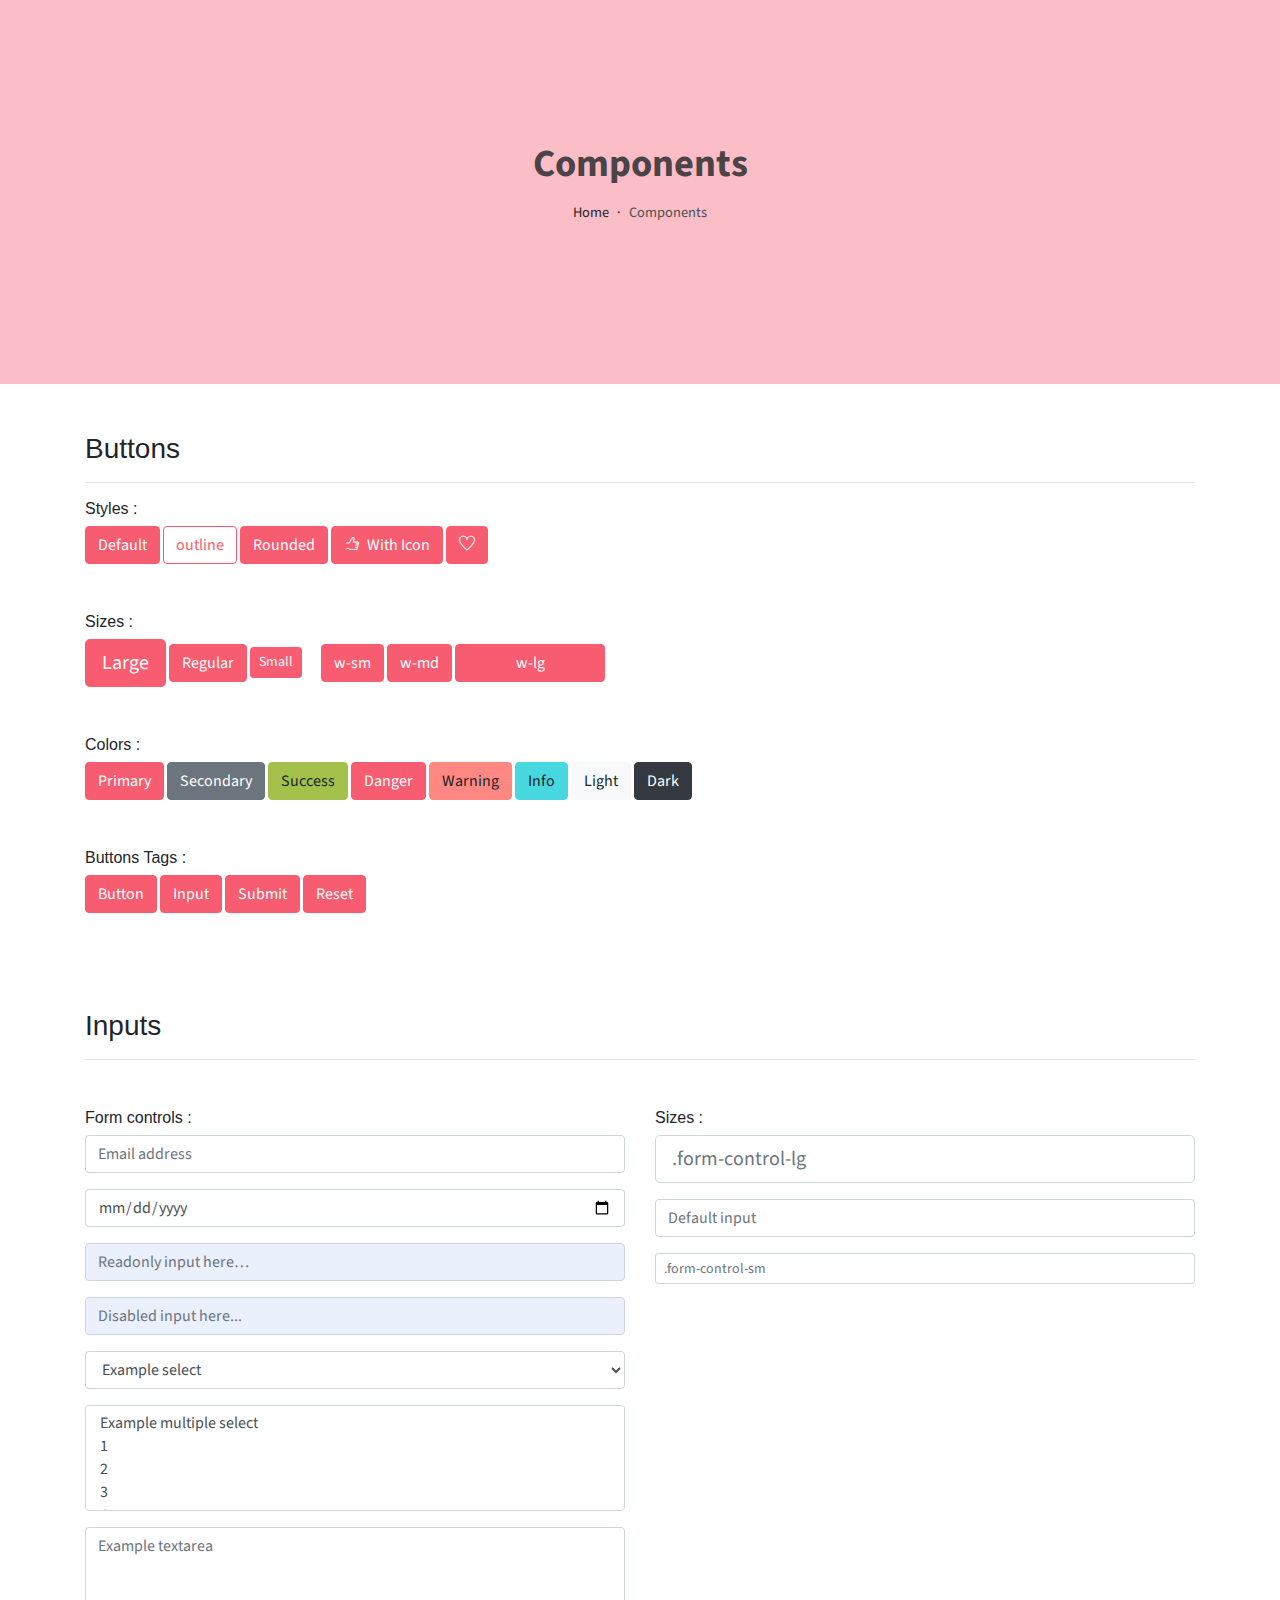
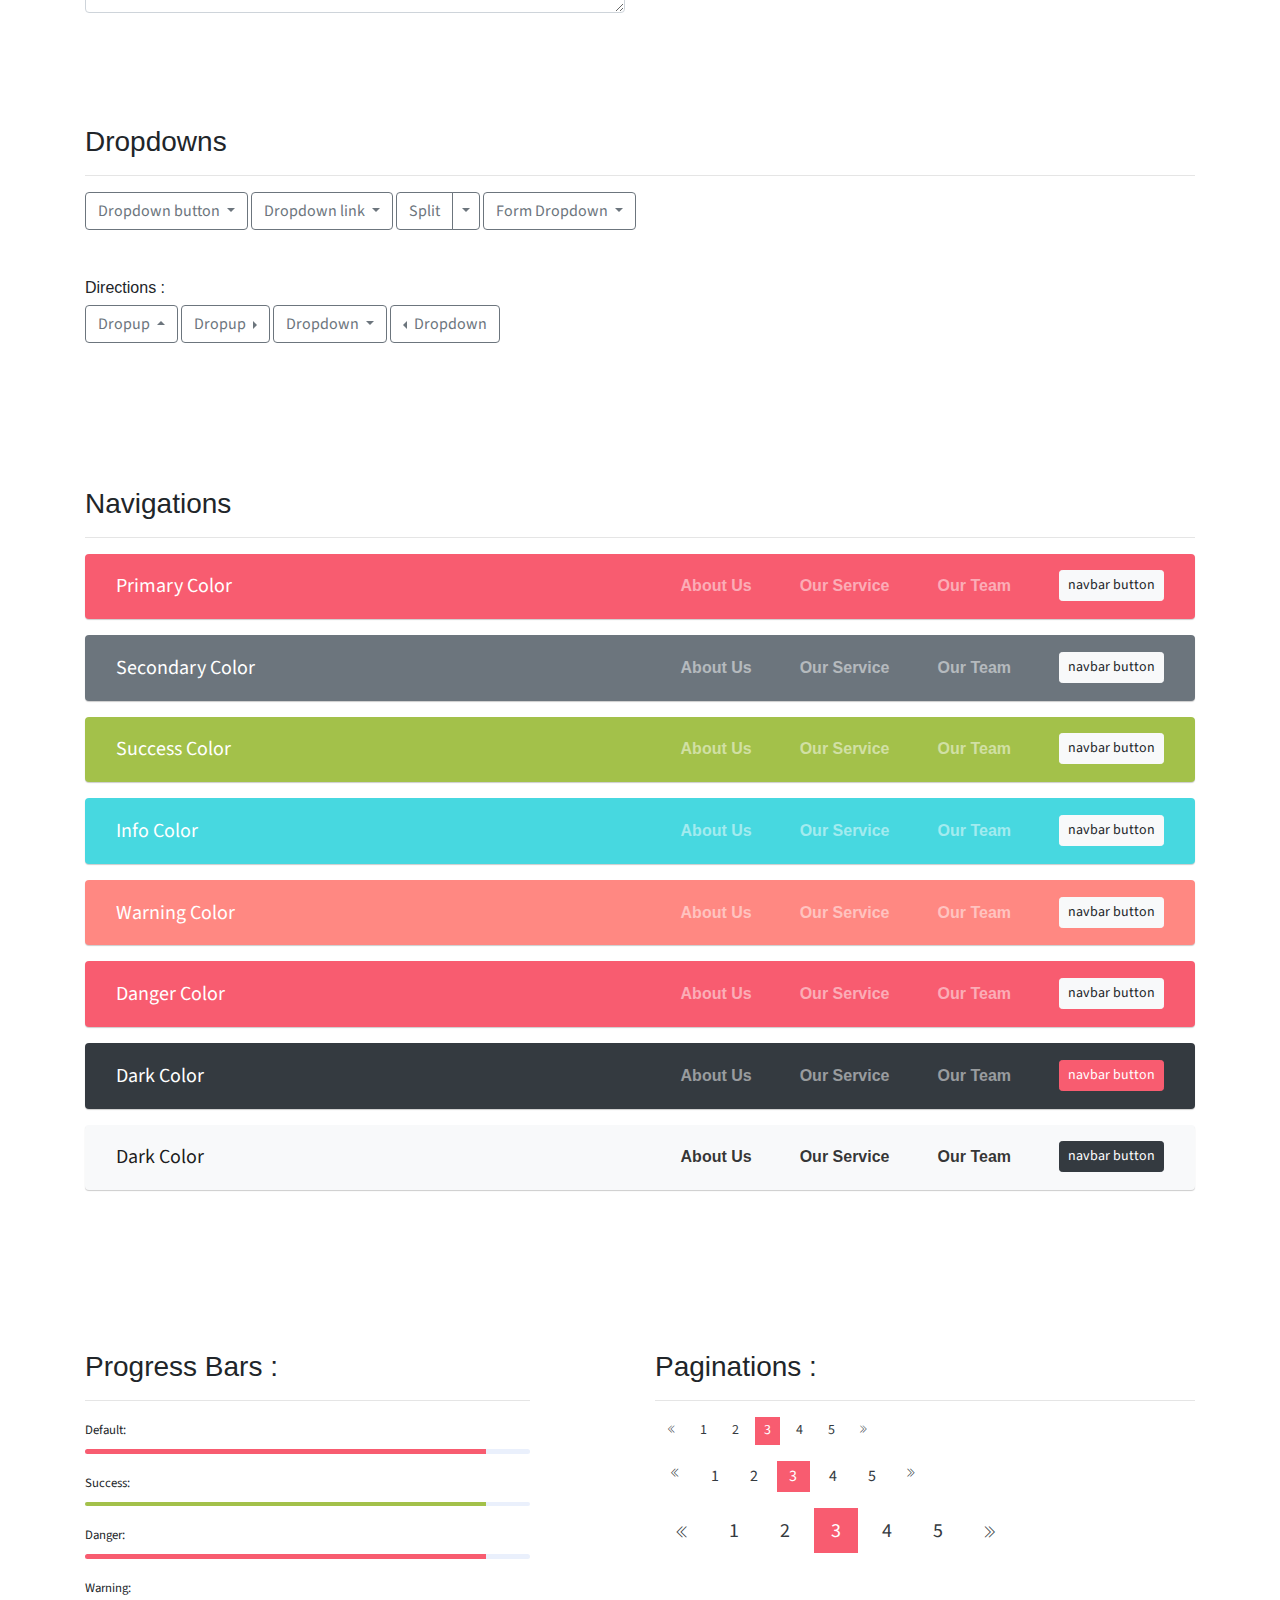
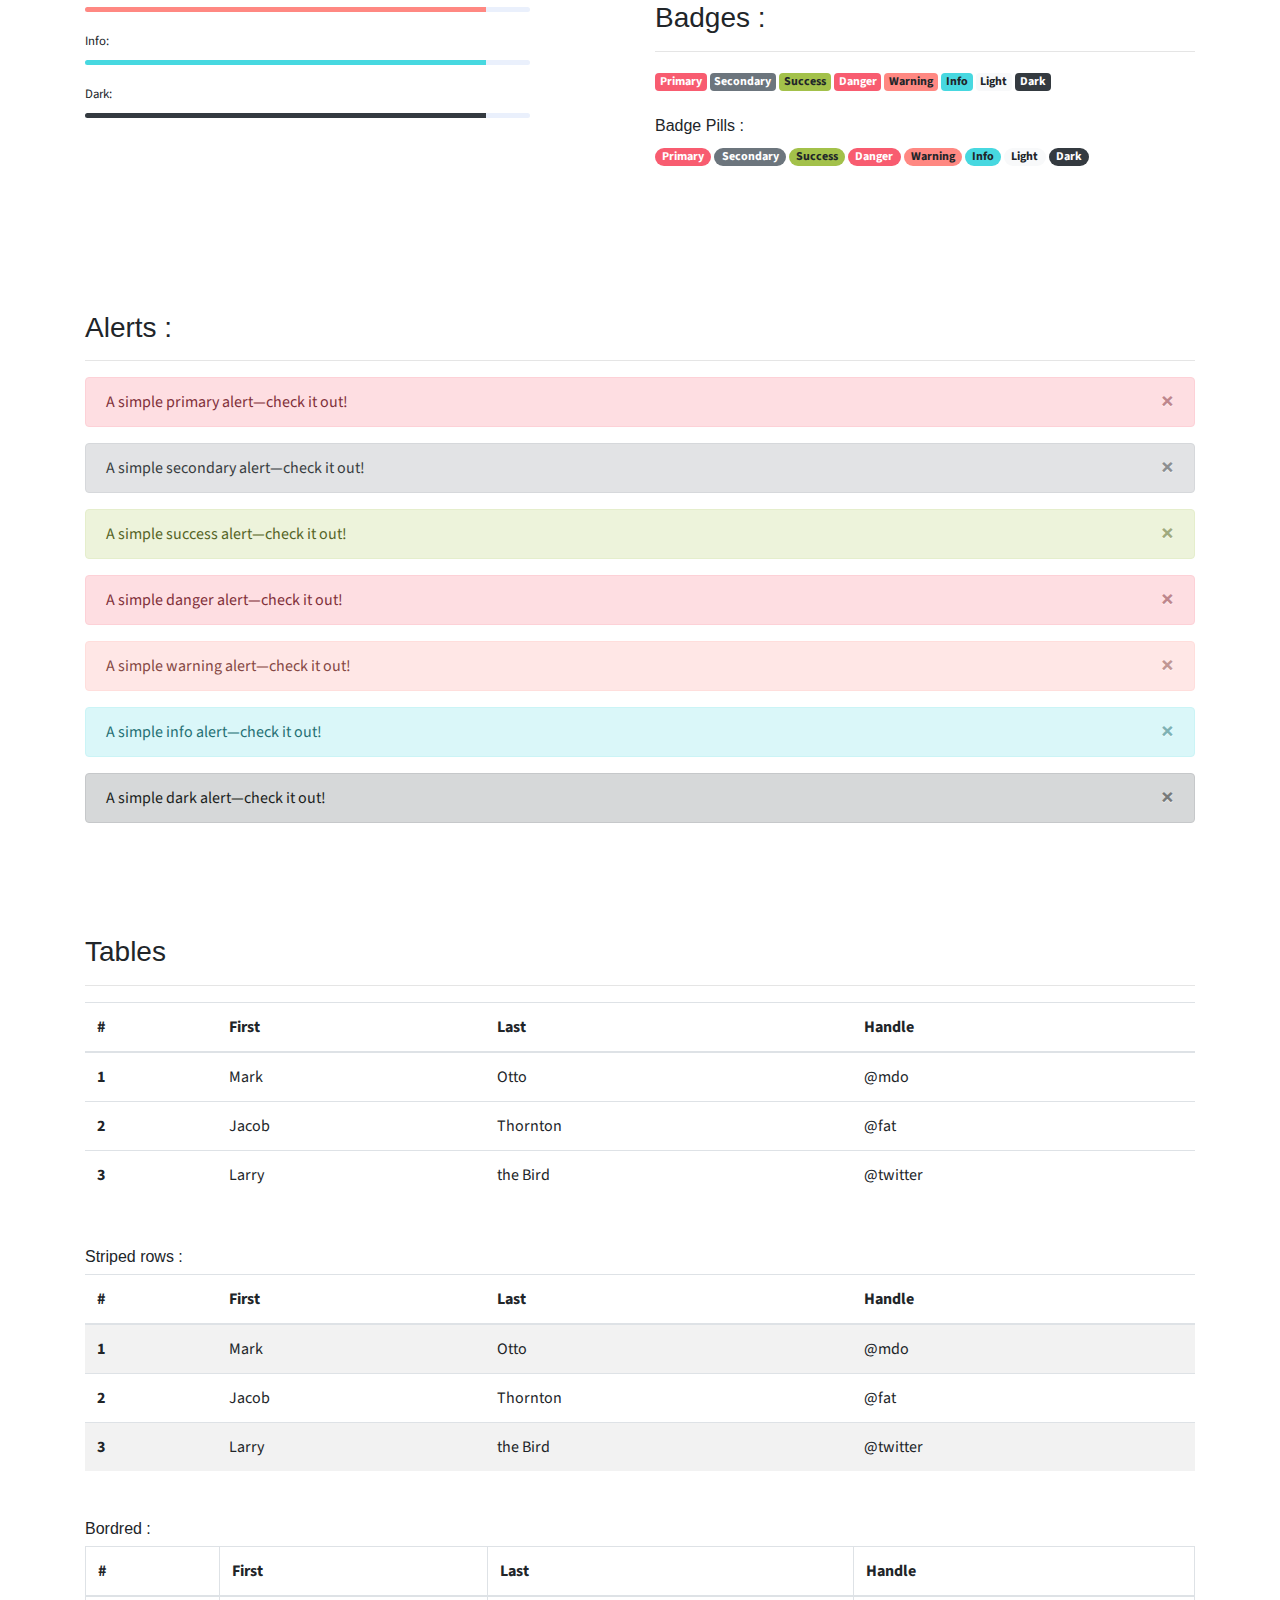
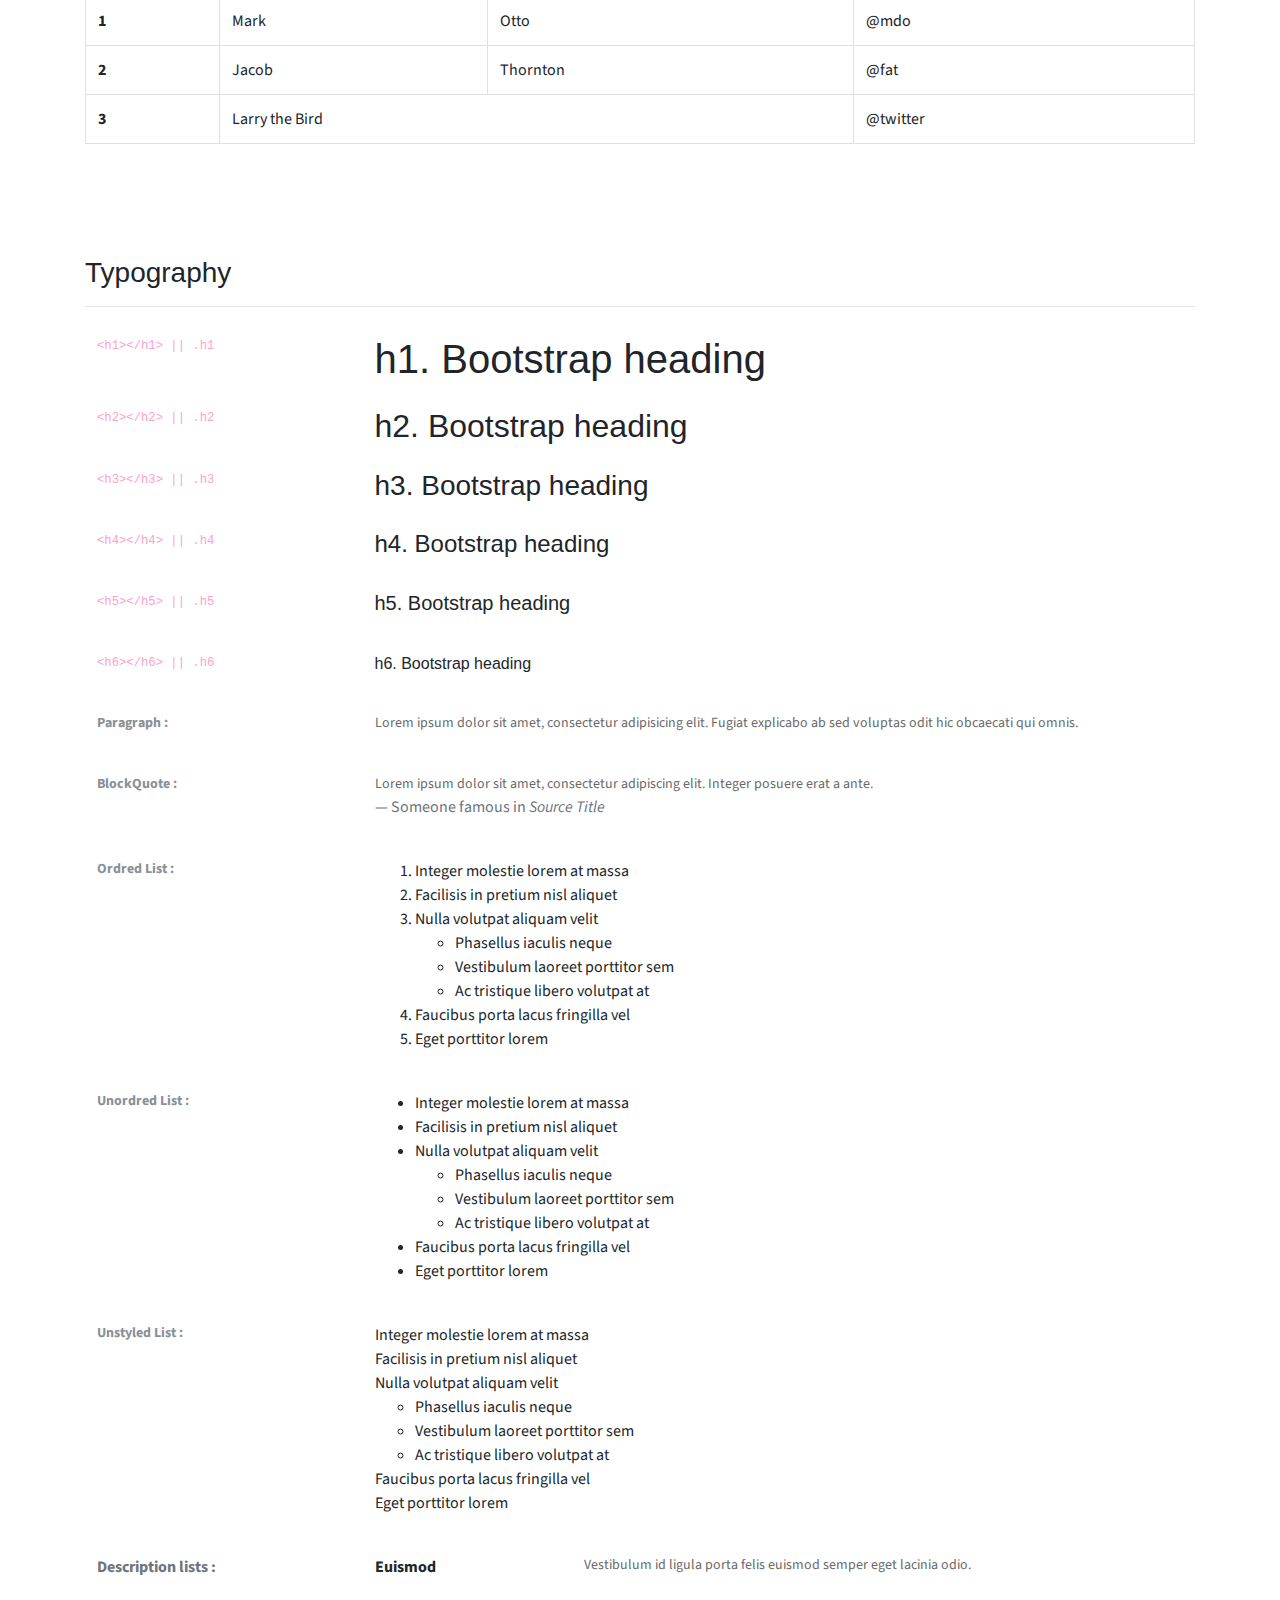
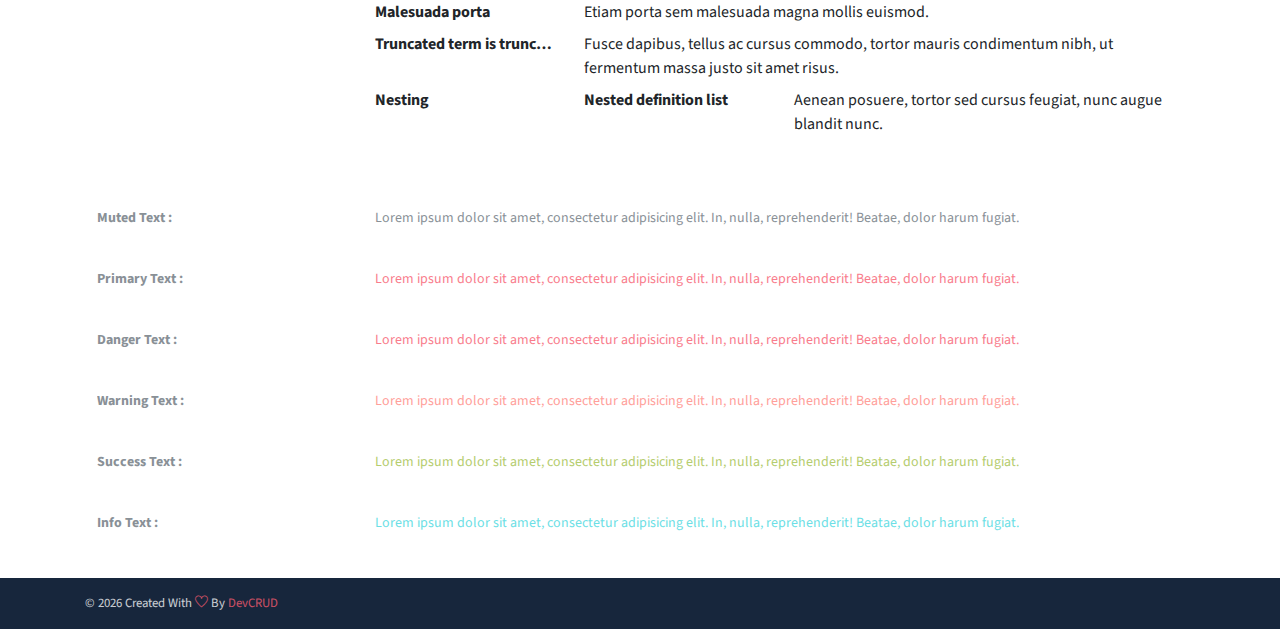
<file: components.html>
<!DOCTYPE html>
<html lang="en">
<head>
   <meta charset="utf-8">
   <meta name="viewport" content="width=device-width, initial-scale=1, shrink-to-fit=no">
   <meta name="description" content="Start your development with JohnDoe landing page.">
   <meta name="author" content="Devcrud">
   <!-- <title>JohnDoe Landing page | Components</title> -->
   <link rel="icon" href="assets/imgs/favicon.png" type="image/png">
   <!-- font icons -->
   <link rel="stylesheet" href="assets/vendors/themify-icons/css/themify-icons.css">
   <!-- Bootstrap + Steller  -->
   <link rel="stylesheet" href="assets/css/johndoe.css">
</head>
<body>

   <!-- Page Header -->
   <header class="header header-mini"> 
      <div class="header-title">Components</div> 
      <nav aria-label="breadcrumb">
         <ol class="breadcrumb">
            <li class="breadcrumb-item"><a href="/">Home</a></li>
            <li class="breadcrumb-item active" aria-current="page">Components</li>
         </ol>
      </nav>
   </header> <!-- End Of Page Header -->

   <!-- main content -->
   <div class="container">

      <!-- Buttons -->
      <h3 class="mt-5">Buttons</h3>
      <hr>
      <h6 class="section-secondary-title">Styles :</h6>
      <button class="btn btn-primary">Default</button>
      <button class="btn btn-outline-primary">outline</button>
      <button class="btn btn-primary rounded">Rounded</button>
      <button class="btn btn-primary rounded"><i class="ti-thumb-up pr-1"></i> With Icon</button>
      <button class="btn btn-primary circle"><i class="ti-heart"></i></button>

      <h6 class="section-secondary-title mt-5">Sizes :</h6>
      <button class="btn btn-primary btn-lg">Large</button>
      <button class="btn btn-primary ">Regular</button>
      <button class="btn btn-primary btn-sm">Small</button>
      <button class="btn btn-primary w-sm ml-3">w-sm</button>
      <button class="btn btn-primary w-md">w-md</button>
      <button class="btn btn-primary w-lg">w-lg</button>

      <h6 class="section-secondary-title mt-5">Colors :</h6>          
      <button type="button" class="btn btn-primary">Primary</button>
      <button type="button" class="btn btn-secondary">Secondary</button>
      <button type="button" class="btn btn-success">Success</button>
      <button type="button" class="btn btn-danger">Danger</button>
      <button type="button" class="btn btn-warning">Warning</button>
      <button type="button" class="btn btn-info">Info</button>
      <button type="button" class="btn btn-light">Light</button>
      <button type="button" class="btn btn-dark">Dark</button>

      <h6 class="section-secondary-title mt-5">Buttons Tags :</h6>
      <button class="btn btn-primary" type="submit">Button</button>
      <input class="btn btn-primary" type="button" value="Input">
      <input class="btn btn-primary" type="submit" value="Submit">
      <input class="btn btn-primary" type="reset" value="Reset">
      
      <!-- devider -->
      <div class="py-5"></div>

      <!-- Inputs -->
      <h3>Inputs</h3>
      <hr>
      <div class="row mt-5">
         <div class="col-md-6">
            <h6 class="section-secondary-title">Form controls :</h6>        
            <div class="form-group">
               <input type="email" class="form-control" id="exampleFormControlInput1" placeholder="Email address">
            </div>
            <div class="form-group">
               <input type="date" class="form-control" id="exampleFormControlInput1" placeholder="Date">
            </div>
            <div class="form-group">
               <input class="form-control" type="text" placeholder="Readonly input here…" readonly>
            </div>
            <div class="form-group">
               <input class="form-control" id="disabledInput" type="text" placeholder="Disabled input here..." disabled>
            </div>
            <div class="form-group">
               <select class="form-control" id="exampleFormControlSelect1">
                  <option>Example select</option>
                  <option>1</option>
                  <option>2</option>
                  <option>3</option>
                  <option>4</option>
                  <option>5</option>
               </select>
            </div>
            <div class="form-group">
               <select multiple class="form-control" id="exampleFormControlSelect2">
                  <option>Example multiple select</option>
                  <option>1</option>
                  <option>2</option>
                  <option>3</option>
                  <option>4</option>
                  <option>5</option>
               </select>
            </div>
            <div class="form-group">
               <textarea class="form-control" id="exampleFormControlTextarea1" rows="3" placeholder="Example textarea"></textarea>
            </div>
         </div>
         <div class="col-md-6">
            <h6 class="section-secondary-title">Sizes :</h6>    
            <div class="form-group">
               <input class="form-control form-control-lg" type="text" placeholder=".form-control-lg">             
            </div>
            <div class="form-group">
               <input class="form-control" type="text" placeholder="Default input">
            </div>
            <div class="form-group">
               <input class="form-control form-control-sm" type="text" placeholder=".form-control-sm"> 
            </div>
         </div>
      </div> <!-- end of inputs -->   

      <!-- devider -->
      <div class="py-5"></div>             

      <!-- Dropdowns -->
      <h3 class="components-section-title font-weight-normal">Dropdowns</h3>
      <hr>
      <div class="dropdown d-inline-block">
         <button class="btn btn-outline-secondary dropdown-toggle" type="button" id="dropdownMenuButton" data-toggle="dropdown" aria-haspopup="true" aria-expanded="false">
         Dropdown button
         </button>
         <div class="dropdown-menu" aria-labelledby="dropdownMenuButton">
         <a class="dropdown-item" href="#">Action</a>
         <a class="dropdown-item" href="#">Another action</a>
         <a class="dropdown-item" href="#">Something else here</a>
         </div>
      </div>
      <div class="dropdown d-inline-block">
         <a class="btn btn-outline-secondary dropdown-toggle" href="#" role="button" id="dropdownMenuLink" data-toggle="dropdown" aria-haspopup="true" aria-expanded="false">
            Dropdown link
         </a>
         <div class="dropdown-menu" aria-labelledby="dropdownMenuLink">
            <a class="dropdown-item" href="#">Action</a>
            <a class="dropdown-item" href="#">Another action</a>
            <a class="dropdown-item" href="#">Something else here</a>
         </div>
      </div>
      <div class="btn-group">
         <button type="button" class="btn btn-outline-secondary">Split</button>
         <button type="button" class="btn btn-outline-secondary dropdown-toggle dropdown-toggle-split" data-toggle="dropdown" aria-haspopup="true" aria-expanded="false">
         <span class="sr-only">Toggle Dropdown</span>
         </button>
         <div class="dropdown-menu">
            <a class="dropdown-item" href="#">Action</a>
            <a class="dropdown-item" href="#">Another action</a>
            <a class="dropdown-item" href="#">Something else here</a>
            <div class="dropdown-divider"></div>
            <a class="dropdown-item" href="#">Separated link</a>
         </div>
      </div>
      <div class="btn-group">
         <button class="btn btn-outline-secondary dropdown-toggle" type="button" id="dropdownMenuButton" data-toggle="dropdown" aria-haspopup="true" aria-expanded="false">
            Form Dropdown
         </button>
         <div class="dropdown-menu form">
            <form class="px-4 py-3">
               <div class="form-group">
                  <input type="email" class="form-control" id="exampleDropdownFormEmail1" placeholder="email@example.com">
               </div>
               <div class="form-group">
                  <input type="password" class="form-control" id="exampleDropdownFormPassword1" placeholder="Password">
               </div>
               <div class="form-check mb-3">
                  <input type="checkbox" class="form-check-input" id="dropdownCheck">
                  <label class="form-check-label" for="dropdownCheck">
                     Remember me
                  </label>
               </div>
               <button type="submit" class="btn btn-primary btn-block">Sign in</button>
            </form>
            <div class="dropdown-divider"></div>
            <a class="dropdown-item" href="#"><small>New around here? Sign up</small></a>
            <a class="dropdown-item" href="#"><small>Forgot password?</small></a>
         </div>
      </div>       
      <h6 class="section-secondary-title mt-5">Directions :</h6>  
      <div class="btn-group dropup">
         <button type="button" class="btn btn-outline-secondary dropdown-toggle" data-toggle="dropdown" aria-haspopup="true" aria-expanded="false">
            Dropup
         </button>
         <div class="dropdown-menu">
            <a class="dropdown-item" href="#">Action</a>
            <a class="dropdown-item" href="#">Another action</a>
            <a class="dropdown-item" href="#">Something else here</a>
            <div class="dropdown-divider"></div>
            <a class="dropdown-item" href="#">Separated link</a>
         </div>
      </div>
      <div class="btn-group dropright">
         <button type="button" class="btn btn-outline-secondary dropdown-toggle" data-toggle="dropdown" aria-haspopup="true" aria-expanded="false">
            Dropup
         </button>
         <div class="dropdown-menu">
            <a class="dropdown-item" href="#">Action</a>
            <a class="dropdown-item" href="#">Another action</a>
            <a class="dropdown-item" href="#">Something else here</a>
            <div class="dropdown-divider"></div>
            <a class="dropdown-item" href="#">Separated link</a>
         </div>
      </div>
      <div class="btn-group">
         <button type="button" class="btn btn-outline-secondary dropdown-toggle" data-toggle="dropdown" aria-haspopup="true" aria-expanded="false">
            Dropdown
         </button>
         <div class="dropdown-menu">
            <a class="dropdown-item" href="#">Action</a>
            <a class="dropdown-item" href="#">Another action</a>
            <a class="dropdown-item" href="#">Something else here</a>
            <div class="dropdown-divider"></div>
            <a class="dropdown-item" href="#">Separated link</a>
         </div>
      </div>
      <div class="btn-group dropleft">
         <button type="button" class="btn btn-outline-secondary dropdown-toggle" data-toggle="dropdown" aria-haspopup="true" aria-expanded="false">
            Dropdown
         </button>
         <div class="dropdown-menu">
            <a class="dropdown-item" href="#">Action</a>
            <a class="dropdown-item" href="#">Another action</a>
            <a class="dropdown-item" href="#">Something else here</a>
            <div class="dropdown-divider"></div>
            <a class="dropdown-item" href="#">Separated link</a>
         </div>
      </div> <!-- end of Dropdowns -->  

      <!-- devider -->
      <div class="py-5"></div>   

      <!-- navbars -->
      <h3 class="components-section-title font-weight-normal mt-5">Navigations</h3>
      <hr>
      <nav class="navbar navbar-expand-sm navbar-dark bg-primary rounded shadow mb-3">
         <div class="container">
            <a class="navbar-brand" href="#">Primary Color</a>
            <button class="navbar-toggler ml-auto" type="button" data-toggle="collapse" data-target="#navbarSupportedContent" aria-controls="navbarSupportedContent" aria-expanded="false" aria-label="Toggle navigation">
            <span class="navbar-toggler-icon"></span>
            </button>
            <div class="collapse navbar-collapse" id="navbarSupportedContent">
               <ul class="navbar-nav ml-auto"> 
                  <li class="nav-item">
                     <a class="nav-link" href="#about">About Us</a>
                  </li>
                  <li class="nav-item">
                     <a class="nav-link" href="#service">Our Service</a>
                  </li>
                  <li class="nav-item">
                     <a class="nav-link" href="#team">Our Team</a>
                  </li>
                  <li class="nav-item">
                     <a href="#book-table" class="ml-4 mt-1 btn btn-light btn-sm">navbar button</a>
                  </li>
               </ul>                       
            </div>
         </div>
      </nav>
      <nav class="navbar navbar-expand-sm navbar-dark bg-secondary rounded shadow mb-3">
         <div class="container">
            <a class="navbar-brand" href="#">Secondary Color</a>
            <button class="navbar-toggler ml-auto" type="button" data-toggle="collapse" data-target="#navbarSupportedContent" aria-controls="navbarSupportedContent" aria-expanded="false" aria-label="Toggle navigation">
            <span class="navbar-toggler-icon"></span>
            </button>
            <div class="collapse navbar-collapse" id="navbarSupportedContent">
               <ul class="navbar-nav ml-auto"> 
                  <li class="nav-item">
                     <a class="nav-link" href="#about">About Us</a>
                  </li>
                  <li class="nav-item">
                     <a class="nav-link" href="#service">Our Service</a>
                  </li>
                  <li class="nav-item">
                     <a class="nav-link" href="#team">Our Team</a>
                  </li>
                  <li class="nav-item">
                     <a href="#book-table" class="ml-4 mt-1 btn btn-light btn-sm">navbar button</a>
                  </li>
               </ul>                       
            </div>
         </div>
      </nav>
      <nav class="navbar navbar-expand-sm navbar-dark bg-success rounded shadow mb-3">
         <div class="container">
            <a class="navbar-brand" href="#">Success Color</a>
            <button class="navbar-toggler ml-auto" type="button" data-toggle="collapse" data-target="#navbarSupportedContent" aria-controls="navbarSupportedContent" aria-expanded="false" aria-label="Toggle navigation">
            <span class="navbar-toggler-icon"></span>
            </button>
            <div class="collapse navbar-collapse" id="navbarSupportedContent">
               <ul class="navbar-nav ml-auto"> 
                  <li class="nav-item">
                     <a class="nav-link" href="#about">About Us</a>
                  </li>
                  <li class="nav-item">
                     <a class="nav-link" href="#service">Our Service</a>
                  </li>
                  <li class="nav-item">
                     <a class="nav-link" href="#team">Our Team</a>
                  </li>
                  <li class="nav-item">
                     <a href="#book-table" class="ml-4 mt-1 btn btn-light btn-sm">navbar button</a>
                  </li>
               </ul>                       
            </div>
         </div>
      </nav>
      <nav class="navbar navbar-expand-sm navbar-dark bg-info rounded shadow mb-3">
         <div class="container">
            <a class="navbar-brand" href="#">Info Color</a>
            <button class="navbar-toggler ml-auto" type="button" data-toggle="collapse" data-target="#navbarSupportedContent" aria-controls="navbarSupportedContent" aria-expanded="false" aria-label="Toggle navigation">
            <span class="navbar-toggler-icon"></span>
            </button>
            <div class="collapse navbar-collapse" id="navbarSupportedContent">
               <ul class="navbar-nav ml-auto"> 
                  <li class="nav-item">
                     <a class="nav-link" href="#about">About Us</a>
                  </li>
                  <li class="nav-item">
                     <a class="nav-link" href="#service">Our Service</a>
                  </li>
                  <li class="nav-item">
                     <a class="nav-link" href="#team">Our Team</a>
                  </li>
                  <li class="nav-item">
                     <a href="#book-table" class="ml-4 mt-1 btn btn-light btn-sm">navbar button</a>
                  </li>
               </ul>                       
            </div>
         </div>
      </nav>
      <nav class="navbar navbar-expand-sm navbar-dark bg-warning rounded shadow mb-3">
         <div class="container">
            <a class="navbar-brand" href="#">Warning Color</a>
            <button class="navbar-toggler ml-auto" type="button" data-toggle="collapse" data-target="#navbarSupportedContent" aria-controls="navbarSupportedContent" aria-expanded="false" aria-label="Toggle navigation">
            <span class="navbar-toggler-icon"></span>
            </button>
            <div class="collapse navbar-collapse" id="navbarSupportedContent">
               <ul class="navbar-nav ml-auto"> 
                  <li class="nav-item">
                     <a class="nav-link" href="#about">About Us</a>
                  </li>
                  <li class="nav-item">
                     <a class="nav-link" href="#service">Our Service</a>
                  </li>
                  <li class="nav-item">
                     <a class="nav-link" href="#team">Our Team</a>
                  </li>
                  <li class="nav-item">
                     <a href="#book-table" class="ml-4 mt-1 btn btn-light btn-sm">navbar button</a>
                  </li>
               </ul>                       
            </div>
         </div>
      </nav>
      <nav class="navbar navbar-expand-sm navbar-dark bg-danger rounded shadow mb-3">
         <div class="container">
            <a class="navbar-brand" href="#">Danger Color</a>
            <button class="navbar-toggler ml-auto" type="button" data-toggle="collapse" data-target="#navbarSupportedContent" aria-controls="navbarSupportedContent" aria-expanded="false" aria-label="Toggle navigation">
            <span class="navbar-toggler-icon"></span>
            </button>
            <div class="collapse navbar-collapse" id="navbarSupportedContent">
               <ul class="navbar-nav ml-auto"> 
                  <li class="nav-item">
                     <a class="nav-link" href="#about">About Us</a>
                  </li>
                  <li class="nav-item">
                     <a class="nav-link" href="#service">Our Service</a>
                  </li>
                  <li class="nav-item">
                     <a class="nav-link" href="#team">Our Team</a>
                  </li>
                  <li class="nav-item">
                     <a href="#book-table" class="ml-4 mt-1 btn btn-light btn-sm">navbar button</a>
                  </li>
               </ul>                       
            </div>
         </div>
      </nav>
      <nav class="navbar navbar-expand-sm navbar-dark bg-dark rounded shadow mb-3">
         <div class="container">
            <a class="navbar-brand" href="#">Dark Color</a>
            <button class="navbar-toggler ml-auto" type="button" data-toggle="collapse" data-target="#navbarSupportedContent" aria-controls="navbarSupportedContent" aria-expanded="false" aria-label="Toggle navigation">
            <span class="navbar-toggler-icon"></span>
            </button>
            <div class="collapse navbar-collapse" id="navbarSupportedContent">
               <ul class="navbar-nav ml-auto"> 
                  <li class="nav-item">
                     <a class="nav-link" href="#about">About Us</a>
                  </li>
                  <li class="nav-item">
                     <a class="nav-link" href="#service">Our Service</a>
                  </li>
                  <li class="nav-item">
                     <a class="nav-link" href="#team">Our Team</a>
                  </li>
                  <li class="nav-item">
                     <a href="#book-table" class="ml-4 mt-1 btn btn-primary btn-sm">navbar button</a>
                  </li>
               </ul>                       
            </div>
         </div>
      </nav>
      <nav class="navbar navbar-expand-sm navbar-light bg-light rounded shadow mb-3">
         <div class="container">
            <a class="navbar-brand" href="#">Dark Color</a>
            <button class="navbar-toggler ml-auto" type="button" data-toggle="collapse" data-target="#navbarSupportedContent" aria-controls="navbarSupportedContent" aria-expanded="false" aria-label="Toggle navigation">
            <span class="navbar-toggler-icon"></span>
            </button>
            <div class="collapse navbar-collapse" id="navbarSupportedContent">
               <ul class="navbar-nav ml-auto"> 
                  <li class="nav-item">
                     <a class="nav-link" href="#about">About Us</a>
                  </li>
                  <li class="nav-item">
                     <a class="nav-link" href="#service">Our Service</a>
                  </li>
                  <li class="nav-item">
                     <a class="nav-link" href="#team">Our Team</a>
                  </li>
                  <li class="nav-item">
                     <a href="#book-table" class="ml-4 mt-1 btn btn-dark btn-sm">navbar button</a>
                  </li>
               </ul>                       
            </div>
         </div>
      </nav>
      <!-- End of navbars -->

      <!-- devider -->
      <div class="py-5"></div>   
      
      <!-- progress bars -->
      <div class="row justify-content-between">
         <div class="col-md-5">
            <h3 class="components-section-title font-weight-normal mt-5">Progress Bars :</h3>
            <hr>
            <small>Default: </small>
            <div class="progress mt-2 mb-3">
               <div class="progress-bar" role="progressbar" style="width: 90%" aria-valuenow="25" aria-valuemin="0" aria-valuemax="100"></div>
            </div>
            <small>Success:</small>
            <div class="progress mt-2 mb-3">
               <div class="progress-bar bg-success" role="progressbar" style="width: 90%" aria-valuenow="25" aria-valuemin="0" aria-valuemax="100"></div>
            </div>
            <small>Danger:</small>
            <div class="progress mt-2 mb-3">
               <div class="progress-bar bg-danger" role="progressbar" style="width: 90%" aria-valuenow="25" aria-valuemin="0" aria-valuemax="100"></div>
            </div>
            <small>Warning:</small>
            <div class="progress mt-2 mb-3">
               <div class="progress-bar bg-warning" role="progressbar" style="width: 90%" aria-valuenow="25" aria-valuemin="0" aria-valuemax="100"></div>
            </div>
            <small>Info:</small>
            <div class="progress mt-2 mb-3">
               <div class="progress-bar bg-info" role="progressbar" style="width: 90%" aria-valuenow="25" aria-valuemin="0" aria-valuemax="100"></div>
            </div>
            <small>Dark:</small>
            <div class="progress mt-2 mb-3">
               <div class="progress-bar bg-dark" role="progressbar" style="width: 90%" aria-valuenow="25" aria-valuemin="0" aria-valuemax="100"></div>
            </div>
         </div>
         <div class="col-md-6">
            <h3 class="components-section-title font-weight-normal mt-5">Paginations :</h3>
            <hr>
            <nav aria-label="Page navigation example">
               <ul class="pagination pagination-sm">
                  <li class="page-item"><a class="page-link" href="#"><i class="ti-angle-double-left"></i></a></li>
                  <li class="page-item"><a class="page-link" href="#">1</a></li>
                  <li class="page-item"><a class="page-link" href="#">2</a></li>
                  <li class="page-item active"><a class="page-link" href="#">3</a></li>
                  <li class="page-item"><a class="page-link" href="#">4</a></li>
                  <li class="page-item"><a class="page-link" href="#">5</a></li>
                  <li class="page-item"><a class="page-link" href="#"><i class="ti-angle-double-right"></i></a></li>
               </ul>
            </nav>
            <nav aria-label="Page navigation example">
               <ul class="pagination">
               <li class="page-item"><a class="page-link" href="#"><i class="ti-angle-double-left"></i></a></li>
                  <li class="page-item"><a class="page-link" href="#">1</a></li>
                  <li class="page-item"><a class="page-link" href="#">2</a></li>
                  <li class="page-item active"><a class="page-link" href="#">3</a></li>
                  <li class="page-item"><a class="page-link" href="#">4</a></li>
                  <li class="page-item"><a class="page-link" href="#">5</a></li>
                  <li class="page-item"><a class="page-link" href="#"><i class="ti-angle-double-right"></i></a></li>
               </ul>
            </nav>
            <nav aria-label="Page navigation example">
               <ul class="pagination pagination-lg">
                  <li class="page-item"><a class="page-link" href="#"><i class="ti-angle-double-left"></i></a></li>
                  <li class="page-item"><a class="page-link" href="#">1</a></li>
                  <li class="page-item"><a class="page-link" href="#">2</a></li>
                  <li class="page-item active"><a class="page-link" href="#">3</a></li>
                  <li class="page-item"><a class="page-link" href="#">4</a></li>
                  <li class="page-item"><a class="page-link" href="#">5</a></li>
                  <li class="page-item"><a class="page-link" href="#"><i class="ti-angle-double-right"></i></a></li>
               </ul>
            </nav>

            <!-- Badges -->
            <h3 class="components-section-title font-weight-normal mt-5">Badges :</h3>
            <hr>
            <span class="badge badge-primary">Primary</span>
            <span class="badge badge-secondary">Secondary</span>
            <span class="badge badge-success">Success</span>
            <span class="badge badge-danger">Danger</span>
            <span class="badge badge-warning">Warning</span>
            <span class="badge badge-info">Info</span>
            <span class="badge badge-light">Light</span>
            <span class="badge badge-dark">Dark</span>
            <h6 class="section-secondary-title mt-4 mb-2">Badge Pills :</h6>
            <span class="badge badge-pill badge-primary">Primary</span>
            <span class="badge badge-pill badge-secondary">Secondary</span>
            <span class="badge badge-pill badge-success">Success</span>
            <span class="badge badge-pill badge-danger">Danger</span>
            <span class="badge badge-pill badge-warning">Warning</span>
            <span class="badge badge-pill badge-info">Info</span>
            <span class="badge badge-pill badge-light">Light</span>
            <span class="badge badge-pill badge-dark">Dark</span>
         </div>
      </div> <!-- End of Progress bars -->

      <!-- devider -->
      <div class="py-5"></div>  

      <!-- Alerts -->
      <h3 class="components-section-title font-weight-normal mt-5">Alerts :</h3>
      <hr>
      <div class="alert alert-primary alert-dismissible fade show" role="alert">
         A simple primary alert—check it out!
         <button type="button" class="close" data-dismiss="alert" aria-label="Close">
            <span aria-hidden="true">&times;</span>
         </button>
      </div>
      <div class="alert alert-secondary alert-dismissible fade show" role="alert">
         A simple secondary alert—check it out!
         <button type="button" class="close" data-dismiss="alert" aria-label="Close">
            <span aria-hidden="true">&times;</span>
         </button>
      </div>
      <div class="alert alert-success alert-dismissible fade show" role="alert">
         A simple success alert—check it out!
         <button type="button" class="close" data-dismiss="alert" aria-label="Close">
            <span aria-hidden="true">&times;</span>
         </button>
      </div>
      <div class="alert alert-danger alert-dismissible fade show" role="alert">
         A simple danger alert—check it out!
         <button type="button" class="close" data-dismiss="alert" aria-label="Close">
            <span aria-hidden="true">&times;</span>
         </button>
      </div>
      <div class="alert alert-warning alert-dismissible fade show" role="alert">
         A simple warning alert—check it out!
         <button type="button" class="close" data-dismiss="alert" aria-label="Close">
            <span aria-hidden="true">&times;</span>
         </button>
      </div>
      <div class="alert alert-info alert-dismissible fade show" role="alert">
         A simple info alert—check it out!
         <button type="button" class="close" data-dismiss="alert" aria-label="Close">
            <span aria-hidden="true">&times;</span>
         </button>
      </div>
      <div class="alert alert-dark alert-dismissible fade show" role="alert">
         A simple dark alert—check it out!
         <button type="button" class="close" data-dismiss="alert" aria-label="Close">
            <span aria-hidden="true">&times;</span>
         </button>
      </div>
      <!-- end of alerts -->

      <!-- devider -->
      <div class="py-5"></div> 
   
      <!-- tables -->
      <h3 class="components-section-title">Tables</h3>
      <hr>
      <table class="table">
         <thead>
            <tr>
               <th scope="col">#</th>
               <th scope="col">First</th>
               <th scope="col">Last</th>
               <th scope="col">Handle</th>
            </tr>
         </thead>
         <tbody>
            <tr>
               <th scope="row">1</th>
               <td>Mark</td>
               <td>Otto</td>
               <td>@mdo</td>
            </tr>
            <tr>
               <th scope="row">2</th>
               <td>Jacob</td>
               <td>Thornton</td>
               <td>@fat</td>
            </tr>
            <tr>
               <th scope="row">3</th>
               <td>Larry</td>
               <td>the Bird</td>
               <td>@twitter</td>
            </tr>
         </tbody>
      </table>

      <h6 class="section-secondary-title mt-5">Striped rows :</h6>
      <table class="table table-striped">
         <thead>
            <tr>
               <th scope="col">#</th>
               <th scope="col">First</th>
               <th scope="col">Last</th>
               <th scope="col">Handle</th>
            </tr>
         </thead>
         <tbody>
            <tr>
               <th scope="row">1</th>
               <td>Mark</td>
               <td>Otto</td>
               <td>@mdo</td>
            </tr>
            <tr>
               <th scope="row">2</th>
               <td>Jacob</td>
               <td>Thornton</td>
               <td>@fat</td>
            </tr>
            <tr>
               <th scope="row">3</th>
               <td>Larry</td>
               <td>the Bird</td>
               <td>@twitter</td>
            </tr>
         </tbody>
      </table>

      <h6 class="section-secondary-title mt-5">Bordred :</h6>
      <table class="table table-bordered">
         <thead>
            <tr>
               <th scope="col">#</th>
               <th scope="col">First</th>
               <th scope="col">Last</th>
               <th scope="col">Handle</th>
            </tr>
         </thead>
         <tbody>
            <tr>
               <th scope="row">1</th>
               <td>Mark</td>
               <td>Otto</td>
               <td>@mdo</td>
            </tr>
            <tr>
               <th scope="row">2</th>
               <td>Jacob</td>
               <td>Thornton</td>
               <td>@fat</td>
            </tr>
            <tr>
               <th scope="row">3</th>
               <td colspan="2">Larry the Bird</td>
               <td>@twitter</td>
            </tr>
         </tbody>
      </table>
      <!-- end of tables -->

      <!-- devider -->
      <div class="py-5"></div> 

      <!-- typography -->
      <h3 class="components-section-title">Typography</h3>
      <hr>
     
      <table class="table table-borderless v-align-center">
         <tbody>
            <tr>
               <td>
                  <p><code class="highlighter-rouge">&lt;h1&gt;&lt;/h1&gt; || .h1</code></p>
               </td>
               <td class="w-75"><span class="h1">h1. Bootstrap heading</span></td>
            </tr>
            <tr>
               <td>
                  <p><code class="highlighter-rouge">&lt;h2&gt;&lt;/h2&gt; || .h2</code></p>
               </td>
               <td><span class="h2">h2. Bootstrap heading</span></td>
            </tr>
            <tr>
               <td>
                  <p><code class="highlighter-rouge">&lt;h3&gt;&lt;/h3&gt; || .h3</code></p>
               </td>
               <td><span class="h3">h3. Bootstrap heading</span></td>
            </tr>
            <tr>
               <td>
                  <p><code class="highlighter-rouge">&lt;h4&gt;&lt;/h4&gt; || .h4</code></p>
               </td>
               <td><span class="h4">h4. Bootstrap heading</span></td>
            </tr>
            <tr>
               <td>
                  <p><code class="highlighter-rouge">&lt;h5&gt;&lt;/h5&gt; || .h5</code></p>
               </td>
               <td><span class="h5">h5. Bootstrap heading</span></td>
            </tr>
            <tr>
               <td>
                  <p><code class="highlighter-rouge">&lt;h6&gt;&lt;/h6&gt; || .h6</code></p>
               </td>
               <td><span class="h6">h6. Bootstrap heading</span></td>
            </tr>
            <tr>
               <td>
                  <p class="font-weight-bold text-muted">Paragraph :</p>
               </td>
               <td><p>Lorem ipsum dolor sit amet, consectetur adipisicing elit. Fugiat explicabo ab sed voluptas odit hic obcaecati qui omnis.</p></td>
            </tr>
            <tr>
               <td>
                  <p class="font-weight-bold text-muted">BlockQuote :</p>
               </td>
               <td>
                  <blockquote class="blockquote">
                     <p class="mb-0">Lorem ipsum dolor sit amet, consectetur adipiscing elit. Integer posuere erat a ante.</p>
                     <footer class="blockquote-footer">Someone famous in <cite title="Source Title">Source Title</cite></footer>
                  </blockquote>
               </td>
            </tr>

            
            <tr>
               <td><p class="font-weight-bold text-muted">Ordred List :</p></td>
               <td>
                  <ol>
                     <li>Integer molestie lorem at massa</li>
                     <li>Facilisis in pretium nisl aliquet</li>
                     <li>Nulla volutpat aliquam velit
                        <ul>
                           <li>Phasellus iaculis neque</li>
                           <li>Vestibulum laoreet porttitor sem</li>
                           <li>Ac tristique libero volutpat at</li>
                        </ul>
                     </li>
                     <li>Faucibus porta lacus fringilla vel</li>
                     <li>Eget porttitor lorem</li>
                  </ol>
               </td>
            </tr>
            <tr>
               <td><p class="font-weight-bold text-muted">Unordred List :</p></td>
               <td>
                  <ul >
                     <li>Integer molestie lorem at massa</li>
                     <li>Facilisis in pretium nisl aliquet</li>
                     <li>Nulla volutpat aliquam velit
                        <ul>
                           <li>Phasellus iaculis neque</li>
                           <li>Vestibulum laoreet porttitor sem</li>
                           <li>Ac tristique libero volutpat at</li>
                        </ul>
                     </li>
                     <li>Faucibus porta lacus fringilla vel</li>
                     <li>Eget porttitor lorem</li>
                  </ul>
               </td>
            </tr>
            <tr>
               <td><p class="font-weight-bold text-muted">Unstyled List :</p></td>
               <td>
                  <ul class="list-unstyled">
                     <li>Integer molestie lorem at massa</li>
                     <li>Facilisis in pretium nisl aliquet</li>
                     <li>Nulla volutpat aliquam velit
                        <ul>
                           <li>Phasellus iaculis neque</li>
                           <li>Vestibulum laoreet porttitor sem</li>
                           <li>Ac tristique libero volutpat at</li>
                        </ul>
                     </li>
                     <li>Faucibus porta lacus fringilla vel</li>
                     <li>Eget porttitor lorem</li>
                  </ul>
               </td>
            </tr>
            <tr>
               <td class="font-weight-bold text-muted">Description lists : </td>
               <td>
                  <dl class="row">
                     <dt class="col-sm-3">Euismod</dt>
                     <dd class="col-sm-9">
                        <p>Vestibulum id ligula porta felis euismod semper eget lacinia odio.</p>
                     </dd>

                     <dt class="col-sm-3">Malesuada porta</dt>
                     <dd class="col-sm-9">Etiam porta sem malesuada magna mollis euismod.</dd>

                     <dt class="col-sm-3 text-truncate">Truncated term is truncated</dt>
                     <dd class="col-sm-9">Fusce dapibus, tellus ac cursus commodo, tortor mauris condimentum nibh, ut fermentum massa justo sit amet risus.</dd>

                     <dt class="col-sm-3">Nesting</dt>
                     <dd class="col-sm-9">
                        <dl class="row">
                           <dt class="col-sm-4">Nested definition list</dt>
                           <dd class="col-sm-8">Aenean posuere, tortor sed cursus feugiat, nunc augue blandit nunc.</dd>
                        </dl>
                     </dd>
                  </dl>
               </td>
            </tr>
            <tr>
               <td>
                  <p class="font-weight-bold text-muted">Muted Text :</p>
               </td>
               <td>
                  <p class="text-muted">Lorem ipsum dolor sit amet, consectetur adipisicing elit. In, nulla, reprehenderit! Beatae, dolor harum fugiat.</p>
               </td>
            </tr>
            <tr>
               <td>
                  <p class="font-weight-bold text-muted">Primary Text :</p>
               </td>
               <td>
                  <p class="text-primary">Lorem ipsum dolor sit amet, consectetur adipisicing elit. In, nulla, reprehenderit! Beatae, dolor harum fugiat.</p>
               </td>
            </tr>
            <tr>
               <td>
                  <p class="font-weight-bold text-muted">Danger Text :</p>
               </td>
               <td>
                  <p class="text-danger">Lorem ipsum dolor sit amet, consectetur adipisicing elit. In, nulla, reprehenderit! Beatae, dolor harum fugiat.</p>
               </td>
            </tr>
            <tr>
               <td>
                  <p class="font-weight-bold text-muted">Warning Text :</p>
               </td>
               <td>
                  <p class="text-warning">Lorem ipsum dolor sit amet, consectetur adipisicing elit. In, nulla, reprehenderit! Beatae, dolor harum fugiat.</p>
               </td>
            </tr>
            <tr>
               <td>
                  <p class="font-weight-bold text-muted">Success Text :</p>
               </td>
               <td>
                  <p class="text-success">Lorem ipsum dolor sit amet, consectetur adipisicing elit. In, nulla, reprehenderit! Beatae, dolor harum fugiat.</p>
               </td>
            </tr>
            <tr>
               <td>
                  <p class="font-weight-bold text-muted">Info Text :</p>
               </td>
               <td>
                  <p class="text-info">Lorem ipsum dolor sit amet, consectetur adipisicing elit. In, nulla, reprehenderit! Beatae, dolor harum fugiat.</p>
               </td>
            </tr>
         </tbody>
      </table>
   </div>
   <!-- end of typography -->

   <!-- Page Footer -->
   <footer class="footer py-3">
        <div class="container">
            <p class="small mb-0 text-light">
                &copy; <script>document.write(new Date().getFullYear())</script> Created With <i class="ti-heart text-danger"></i> By <a href="http://devcrud.com" target="_blank"><span class="text-danger" title="Bootstrap 4 Themes and Dashboards">DevCRUD</span></a> 
            </p>
        </div>
    </footer>
   <!-- End of Page Footer -->  
   
   <!-- core  -->
   <script src="assets/vendors/jquery/jquery-3.4.1.js"></script>
   <script src="assets/vendors/bootstrap/bootstrap.bundle.js"></script>

</body>
</html>
</file>
<file: assets/vendors/themify-icons/css/themify-icons.css>
@font-face {
	font-family: 'themify';
	src:url("../fonts/themify.eot?-fvbane");
	src:url("../fonts/themify.eot?#iefix-fvbane") format("embedded-opentype"),
		url("../fonts/themify.woff?-fvbane") format("woff"),
		url("../fonts/themify.ttf?-fvbane") format("truetype"),
		url("../fonts/themify.svg?-fvbane#themify") format("svg");
	font-weight: normal;
	font-style: normal;
}

[class^="ti-"], [class*=" ti-"] {
	font-family: 'themify';
	speak: none;
	font-style: normal;
	font-weight: normal;
	font-variant: normal;
	text-transform: none;
	line-height: 1;

	/* Better Font Rendering =========== */
	-webkit-font-smoothing: antialiased;
	-moz-osx-font-smoothing: grayscale;
}

.ti-wand:before {
	content: "\e600";
}
.ti-volume:before {
	content: "\e601";
}
.ti-user:before {
	content: "\e602";
}
.ti-unlock:before {
	content: "\e603";
}
.ti-unlink:before {
	content: "\e604";
}
.ti-trash:before {
	content: "\e605";
}
.ti-thought:before {
	content: "\e606";
}
.ti-target:before {
	content: "\e607";
}
.ti-tag:before {
	content: "\e608";
}
.ti-tablet:before {
	content: "\e609";
}
.ti-star:before {
	content: "\e60a";
}
.ti-spray:before {
	content: "\e60b";
}
.ti-signal:before {
	content: "\e60c";
}
.ti-shopping-cart:before {
	content: "\e60d";
}
.ti-shopping-cart-full:before {
	content: "\e60e";
}
.ti-settings:before {
	content: "\e60f";
}
.ti-search:before {
	content: "\e610";
}
.ti-zoom-in:before {
	content: "\e611";
}
.ti-zoom-out:before {
	content: "\e612";
}
.ti-cut:before {
	content: "\e613";
}
.ti-ruler:before {
	content: "\e614";
}
.ti-ruler-pencil:before {
	content: "\e615";
}
.ti-ruler-alt:before {
	content: "\e616";
}
.ti-bookmark:before {
	content: "\e617";
}
.ti-bookmark-alt:before {
	content: "\e618";
}
.ti-reload:before {
	content: "\e619";
}
.ti-plus:before {
	content: "\e61a";
}
.ti-pin:before {
	content: "\e61b";
}
.ti-pencil:before {
	content: "\e61c";
}
.ti-pencil-alt:before {
	content: "\e61d";
}
.ti-paint-roller:before {
	content: "\e61e";
}
.ti-paint-bucket:before {
	content: "\e61f";
}
.ti-na:before {
	content: "\e620";
}
.ti-mobile:before {
	content: "\e621";
}
.ti-minus:before {
	content: "\e622";
}
.ti-medall:before {
	content: "\e623";
}
.ti-medall-alt:before {
	content: "\e624";
}
.ti-marker:before {
	content: "\e625";
}
.ti-marker-alt:before {
	content: "\e626";
}
.ti-arrow-up:before {
	content: "\e627";
}
.ti-arrow-right:before {
	content: "\e628";
}
.ti-arrow-left:before {
	content: "\e629";
}
.ti-arrow-down:before {
	content: "\e62a";
}
.ti-lock:before {
	content: "\e62b";
}
.ti-location-arrow:before {
	content: "\e62c";
}
.ti-link:before {
	content: "\e62d";
}
.ti-layout:before {
	content: "\e62e";
}
.ti-layers:before {
	content: "\e62f";
}
.ti-layers-alt:before {
	content: "\e630";
}
.ti-key:before {
	content: "\e631";
}
.ti-import:before {
	content: "\e632";
}
.ti-image:before {
	content: "\e633";
}
.ti-heart:before {
	content: "\e634";
}
.ti-heart-broken:before {
	content: "\e635";
}
.ti-hand-stop:before {
	content: "\e636";
}
.ti-hand-open:before {
	content: "\e637";
}
.ti-hand-drag:before {
	content: "\e638";
}
.ti-folder:before {
	content: "\e639";
}
.ti-flag:before {
	content: "\e63a";
}
.ti-flag-alt:before {
	content: "\e63b";
}
.ti-flag-alt-2:before {
	content: "\e63c";
}
.ti-eye:before {
	content: "\e63d";
}
.ti-export:before {
	content: "\e63e";
}
.ti-exchange-vertical:before {
	content: "\e63f";
}
.ti-desktop:before {
	content: "\e640";
}
.ti-cup:before {
	content: "\e641";
}
.ti-crown:before {
	content: "\e642";
}
.ti-comments:before {
	content: "\e643";
}
.ti-comment:before {
	content: "\e644";
}
.ti-comment-alt:before {
	content: "\e645";
}
.ti-close:before {
	content: "\e646";
}
.ti-clip:before {
	content: "\e647";
}
.ti-angle-up:before {
	content: "\e648";
}
.ti-angle-right:before {
	content: "\e649";
}
.ti-angle-left:before {
	content: "\e64a";
}
.ti-angle-down:before {
	content: "\e64b";
}
.ti-check:before {
	content: "\e64c";
}
.ti-check-box:before {
	content: "\e64d";
}
.ti-camera:before {
	content: "\e64e";
}
.ti-announcement:before {
	content: "\e64f";
}
.ti-brush:before {
	content: "\e650";
}
.ti-briefcase:before {
	content: "\e651";
}
.ti-bolt:before {
	content: "\e652";
}
.ti-bolt-alt:before {
	content: "\e653";
}
.ti-blackboard:before {
	content: "\e654";
}
.ti-bag:before {
	content: "\e655";
}
.ti-move:before {
	content: "\e656";
}
.ti-arrows-vertical:before {
	content: "\e657";
}
.ti-arrows-horizontal:before {
	content: "\e658";
}
.ti-fullscreen:before {
	content: "\e659";
}
.ti-arrow-top-right:before {
	content: "\e65a";
}
.ti-arrow-top-left:before {
	content: "\e65b";
}
.ti-arrow-circle-up:before {
	content: "\e65c";
}
.ti-arrow-circle-right:before {
	content: "\e65d";
}
.ti-arrow-circle-left:before {
	content: "\e65e";
}
.ti-arrow-circle-down:before {
	content: "\e65f";
}
.ti-angle-double-up:before {
	content: "\e660";
}
.ti-angle-double-right:before {
	content: "\e661";
}
.ti-angle-double-left:before {
	content: "\e662";
}
.ti-angle-double-down:before {
	content: "\e663";
}
.ti-zip:before {
	content: "\e664";
}
.ti-world:before {
	content: "\e665";
}
.ti-wheelchair:before {
	content: "\e666";
}
.ti-view-list:before {
	content: "\e667";
}
.ti-view-list-alt:before {
	content: "\e668";
}
.ti-view-grid:before {
	content: "\e669";
}
.ti-uppercase:before {
	content: "\e66a";
}
.ti-upload:before {
	content: "\e66b";
}
.ti-underline:before {
	content: "\e66c";
}
.ti-truck:before {
	content: "\e66d";
}
.ti-timer:before {
	content: "\e66e";
}
.ti-ticket:before {
	content: "\e66f";
}
.ti-thumb-up:before {
	content: "\e670";
}
.ti-thumb-down:before {
	content: "\e671";
}
.ti-text:before {
	content: "\e672";
}
.ti-stats-up:before {
	content: "\e673";
}
.ti-stats-down:before {
	content: "\e674";
}
.ti-split-v:before {
	content: "\e675";
}
.ti-split-h:before {
	content: "\e676";
}
.ti-smallcap:before {
	content: "\e677";
}
.ti-shine:before {
	content: "\e678";
}
.ti-shift-right:before {
	content: "\e679";
}
.ti-shift-left:before {
	content: "\e67a";
}
.ti-shield:before {
	content: "\e67b";
}
.ti-notepad:before {
	content: "\e67c";
}
.ti-server:before {
	content: "\e67d";
}
.ti-quote-right:before {
	content: "\e67e";
}
.ti-quote-left:before {
	content: "\e67f";
}
.ti-pulse:before {
	content: "\e680";
}
.ti-printer:before {
	content: "\e681";
}
.ti-power-off:before {
	content: "\e682";
}
.ti-plug:before {
	content: "\e683";
}
.ti-pie-chart:before {
	content: "\e684";
}
.ti-paragraph:before {
	content: "\e685";
}
.ti-panel:before {
	content: "\e686";
}
.ti-package:before {
	content: "\e687";
}
.ti-music:before {
	content: "\e688";
}
.ti-music-alt:before {
	content: "\e689";
}
.ti-mouse:before {
	content: "\e68a";
}
.ti-mouse-alt:before {
	content: "\e68b";
}
.ti-money:before {
	content: "\e68c";
}
.ti-microphone:before {
	content: "\e68d";
}
.ti-menu:before {
	content: "\e68e";
}
.ti-menu-alt:before {
	content: "\e68f";
}
.ti-map:before {
	content: "\e690";
}
.ti-map-alt:before {
	content: "\e691";
}
.ti-loop:before {
	content: "\e692";
}
.ti-location-pin:before {
	content: "\e693";
}
.ti-list:before {
	content: "\e694";
}
.ti-light-bulb:before {
	content: "\e695";
}
.ti-Italic:before {
	content: "\e696";
}
.ti-info:before {
	content: "\e697";
}
.ti-infinite:before {
	content: "\e698";
}
.ti-id-badge:before {
	content: "\e699";
}
.ti-hummer:before {
	content: "\e69a";
}
.ti-home:before {
	content: "\e69b";
}
.ti-help:before {
	content: "\e69c";
}
.ti-headphone:before {
	content: "\e69d";
}
.ti-harddrives:before {
	content: "\e69e";
}
.ti-harddrive:before {
	content: "\e69f";
}
.ti-gift:before {
	content: "\e6a0";
}
.ti-game:before {
	content: "\e6a1";
}
.ti-filter:before {
	content: "\e6a2";
}
.ti-files:before {
	content: "\e6a3";
}
.ti-file:before {
	content: "\e6a4";
}
.ti-eraser:before {
	content: "\e6a5";
}
.ti-envelope:before {
	content: "\e6a6";
}
.ti-download:before {
	content: "\e6a7";
}
.ti-direction:before {
	content: "\e6a8";
}
.ti-direction-alt:before {
	content: "\e6a9";
}
.ti-dashboard:before {
	content: "\e6aa";
}
.ti-control-stop:before {
	content: "\e6ab";
}
.ti-control-shuffle:before {
	content: "\e6ac";
}
.ti-control-play:before {
	content: "\e6ad";
}
.ti-control-pause:before {
	content: "\e6ae";
}
.ti-control-forward:before {
	content: "\e6af";
}
.ti-control-backward:before {
	content: "\e6b0";
}
.ti-cloud:before {
	content: "\e6b1";
}
.ti-cloud-up:before {
	content: "\e6b2";
}
.ti-cloud-down:before {
	content: "\e6b3";
}
.ti-clipboard:before {
	content: "\e6b4";
}
.ti-car:before {
	content: "\e6b5";
}
.ti-calendar:before {
	content: "\e6b6";
}
.ti-book:before {
	content: "\e6b7";
}
.ti-bell:before {
	content: "\e6b8";
}
.ti-basketball:before {
	content: "\e6b9";
}
.ti-bar-chart:before {
	content: "\e6ba";
}
.ti-bar-chart-alt:before {
	content: "\e6bb";
}
.ti-back-right:before {
	content: "\e6bc";
}
.ti-back-left:before {
	content: "\e6bd";
}
.ti-arrows-corner:before {
	content: "\e6be";
}
.ti-archive:before {
	content: "\e6bf";
}
.ti-anchor:before {
	content: "\e6c0";
}
.ti-align-right:before {
	content: "\e6c1";
}
.ti-align-left:before {
	content: "\e6c2";
}
.ti-align-justify:before {
	content: "\e6c3";
}
.ti-align-center:before {
	content: "\e6c4";
}
.ti-alert:before {
	content: "\e6c5";
}
.ti-alarm-clock:before {
	content: "\e6c6";
}
.ti-agenda:before {
	content: "\e6c7";
}
.ti-write:before {
	content: "\e6c8";
}
.ti-window:before {
	content: "\e6c9";
}
.ti-widgetized:before {
	content: "\e6ca";
}
.ti-widget:before {
	content: "\e6cb";
}
.ti-widget-alt:before {
	content: "\e6cc";
}
.ti-wallet:before {
	content: "\e6cd";
}
.ti-video-clapper:before {
	content: "\e6ce";
}
.ti-video-camera:before {
	content: "\e6cf";
}
.ti-vector:before {
	content: "\e6d0";
}
.ti-themify-logo:before {
	content: "\e6d1";
}
.ti-themify-favicon:before {
	content: "\e6d2";
}
.ti-themify-favicon-alt:before {
	content: "\e6d3";
}
.ti-support:before {
	content: "\e6d4";
}
.ti-stamp:before {
	content: "\e6d5";
}
.ti-split-v-alt:before {
	content: "\e6d6";
}
.ti-slice:before {
	content: "\e6d7";
}
.ti-shortcode:before {
	content: "\e6d8";
}
.ti-shift-right-alt:before {
	content: "\e6d9";
}
.ti-shift-left-alt:before {
	content: "\e6da";
}
.ti-ruler-alt-2:before {
	content: "\e6db";
}
.ti-receipt:before {
	content: "\e6dc";
}
.ti-pin2:before {
	content: "\e6dd";
}
.ti-pin-alt:before {
	content: "\e6de";
}
.ti-pencil-alt2:before {
	content: "\e6df";
}
.ti-palette:before {
	content: "\e6e0";
}
.ti-more:before {
	content: "\e6e1";
}
.ti-more-alt:before {
	content: "\e6e2";
}
.ti-microphone-alt:before {
	content: "\e6e3";
}
.ti-magnet:before {
	content: "\e6e4";
}
.ti-line-double:before {
	content: "\e6e5";
}
.ti-line-dotted:before {
	content: "\e6e6";
}
.ti-line-dashed:before {
	content: "\e6e7";
}
.ti-layout-width-full:before {
	content: "\e6e8";
}
.ti-layout-width-default:before {
	content: "\e6e9";
}
.ti-layout-width-default-alt:before {
	content: "\e6ea";
}
.ti-layout-tab:before {
	content: "\e6eb";
}
.ti-layout-tab-window:before {
	content: "\e6ec";
}
.ti-layout-tab-v:before {
	content: "\e6ed";
}
.ti-layout-tab-min:before {
	content: "\e6ee";
}
.ti-layout-slider:before {
	content: "\e6ef";
}
.ti-layout-slider-alt:before {
	content: "\e6f0";
}
.ti-layout-sidebar-right:before {
	content: "\e6f1";
}
.ti-layout-sidebar-none:before {
	content: "\e6f2";
}
.ti-layout-sidebar-left:before {
	content: "\e6f3";
}
.ti-layout-placeholder:before {
	content: "\e6f4";
}
.ti-layout-menu:before {
	content: "\e6f5";
}
.ti-layout-menu-v:before {
	content: "\e6f6";
}
.ti-layout-menu-separated:before {
	content: "\e6f7";
}
.ti-layout-menu-full:before {
	content: "\e6f8";
}
.ti-layout-media-right-alt:before {
	content: "\e6f9";
}
.ti-layout-media-right:before {
	content: "\e6fa";
}
.ti-layout-media-overlay:before {
	content: "\e6fb";
}
.ti-layout-media-overlay-alt:before {
	content: "\e6fc";
}
.ti-layout-media-overlay-alt-2:before {
	content: "\e6fd";
}
.ti-layout-media-left-alt:before {
	content: "\e6fe";
}
.ti-layout-media-left:before {
	content: "\e6ff";
}
.ti-layout-media-center-alt:before {
	content: "\e700";
}
.ti-layout-media-center:before {
	content: "\e701";
}
.ti-layout-list-thumb:before {
	content: "\e702";
}
.ti-layout-list-thumb-alt:before {
	content: "\e703";
}
.ti-layout-list-post:before {
	content: "\e704";
}
.ti-layout-list-large-image:before {
	content: "\e705";
}
.ti-layout-line-solid:before {
	content: "\e706";
}
.ti-layout-grid4:before {
	content: "\e707";
}
.ti-layout-grid3:before {
	content: "\e708";
}
.ti-layout-grid2:before {
	content: "\e709";
}
.ti-layout-grid2-thumb:before {
	content: "\e70a";
}
.ti-layout-cta-right:before {
	content: "\e70b";
}
.ti-layout-cta-left:before {
	content: "\e70c";
}
.ti-layout-cta-center:before {
	content: "\e70d";
}
.ti-layout-cta-btn-right:before {
	content: "\e70e";
}
.ti-layout-cta-btn-left:before {
	content: "\e70f";
}
.ti-layout-column4:before {
	content: "\e710";
}
.ti-layout-column3:before {
	content: "\e711";
}
.ti-layout-column2:before {
	content: "\e712";
}
.ti-layout-accordion-separated:before {
	content: "\e713";
}
.ti-layout-accordion-merged:before {
	content: "\e714";
}
.ti-layout-accordion-list:before {
	content: "\e715";
}
.ti-ink-pen:before {
	content: "\e716";
}
.ti-info-alt:before {
	content: "\e717";
}
.ti-help-alt:before {
	content: "\e718";
}
.ti-headphone-alt:before {
	content: "\e719";
}
.ti-hand-point-up:before {
	content: "\e71a";
}
.ti-hand-point-right:before {
	content: "\e71b";
}
.ti-hand-point-left:before {
	content: "\e71c";
}
.ti-hand-point-down:before {
	content: "\e71d";
}
.ti-gallery:before {
	content: "\e71e";
}
.ti-face-smile:before {
	content: "\e71f";
}
.ti-face-sad:before {
	content: "\e720";
}
.ti-credit-card:before {
	content: "\e721";
}
.ti-control-skip-forward:before {
	content: "\e722";
}
.ti-control-skip-backward:before {
	content: "\e723";
}
.ti-control-record:before {
	content: "\e724";
}
.ti-control-eject:before {
	content: "\e725";
}
.ti-comments-smiley:before {
	content: "\e726";
}
.ti-brush-alt:before {
	content: "\e727";
}
.ti-youtube:before {
	content: "\e728";
}
.ti-vimeo:before {
	content: "\e729";
}
.ti-twitter:before {
	content: "\e72a";
}
.ti-time:before {
	content: "\e72b";
}
.ti-tumblr:before {
	content: "\e72c";
}
.ti-skype:before {
	content: "\e72d";
}
.ti-share:before {
	content: "\e72e";
}
.ti-share-alt:before {
	content: "\e72f";
}
.ti-rocket:before {
	content: "\e730";
}
.ti-pinterest:before {
	content: "\e731";
}
.ti-new-window:before {
	content: "\e732";
}
.ti-microsoft:before {
	content: "\e733";
}
.ti-list-ol:before {
	content: "\e734";
}
.ti-linkedin:before {
	content: "\e735";
}
.ti-layout-sidebar-2:before {
	content: "\e736";
}
.ti-layout-grid4-alt:before {
	content: "\e737";
}
.ti-layout-grid3-alt:before {
	content: "\e738";
}
.ti-layout-grid2-alt:before {
	content: "\e739";
}
.ti-layout-column4-alt:before {
	content: "\e73a";
}
.ti-layout-column3-alt:before {
	content: "\e73b";
}
.ti-layout-column2-alt:before {
	content: "\e73c";
}
.ti-instagram:before {
	content: "\e73d";
}
.ti-google:before {
	content: "\e73e";
}
.ti-github:before {
	content: "\e73f";
}
.ti-flickr:before {
	content: "\e740";
}
.ti-facebook:before {
	content: "\e741";
}
.ti-dropbox:before {
	content: "\e742";
}
.ti-dribbble:before {
	content: "\e743";
}
.ti-apple:before {
	content: "\e744";
}
.ti-android:before {
	content: "\e745";
}
.ti-save:before {
	content: "\e746";
}
.ti-save-alt:before {
	content: "\e747";
}
.ti-yahoo:before {
	content: "\e748";
}
.ti-wordpress:before {
	content: "\e749";
}
.ti-vimeo-alt:before {
	content: "\e74a";
}
.ti-twitter-alt:before {
	content: "\e74b";
}
.ti-tumblr-alt:before {
	content: "\e74c";
}
.ti-trello:before {
	content: "\e74d";
}
.ti-stack-overflow:before {
	content: "\e74e";
}
.ti-soundcloud:before {
	content: "\e74f";
}
.ti-sharethis:before {
	content: "\e750";
}
.ti-sharethis-alt:before {
	content: "\e751";
}
.ti-reddit:before {
	content: "\e752";
}
.ti-pinterest-alt:before {
	content: "\e753";
}
.ti-microsoft-alt:before {
	content: "\e754";
}
.ti-linux:before {
	content: "\e755";
}
.ti-jsfiddle:before {
	content: "\e756";
}
.ti-joomla:before {
	content: "\e757";
}
.ti-html5:before {
	content: "\e758";
}
.ti-flickr-alt:before {
	content: "\e759";
}
.ti-email:before {
	content: "\e75a";
}
.ti-drupal:before {
	content: "\e75b";
}
.ti-dropbox-alt:before {
	content: "\e75c";
}
.ti-css3:before {
	content: "\e75d";
}
.ti-rss:before {
	content: "\e75e";
}
.ti-rss-alt:before {
	content: "\e75f";
}
</file>
<file: assets/css/johndoe.css>
@charset "UTF-8";
/*!
=========================================================
* JohnDoe Landing page
=========================================================

* Copyright: 2019 DevCRUD (https://devcrud.com)
* Licensed: (https://devcrud.com/licenses)
* Coded by www.devcrud.com

=========================================================

* The above copyright notice and this permission notice shall be included in all copies or substantial portions of the Software.
*/
@import url("https://fonts.googleapis.com/css?family=Source+Sans+Pro:200,200i,300,300i,400,400i,600,600i,700,700i,900,900i&display=swap");
:root {
  --blue: #79A9F5;
  --indigo: #C45F90;
  --purple: #A16AE8;
  --pink: #FC8BC0;
  --red: #F85C70;
  --orange: #FF8882;
  --yellow: #FAD02C;
  --green: #A3C14A;
  --teal: #20c997;
  --cyan: #47D8E0;
  --white: #fff;
  --gray: #6c757d;
  --gray-dark: #343a40;
  --primary: #F85C70;
  --secondary: #6c757d;
  --success: #A3C14A;
  --info: #47D8E0;
  --warning: #FF8882;
  --danger: #F85C70;
  --light: #f8f9fa;
  --dark: #343a40;
  --breakpoint-xs: 0;
  --breakpoint-sm: 576px;
  --breakpoint-md: 768px;
  --breakpoint-lg: 992px;
  --breakpoint-xl: 1200px;
  --font-family-sans-serif: "Source Sans Pro", sans-serif;
  --font-family-monospace: SFMono-Regular, Menlo, Monaco, Consolas, "Liberation Mono", "Courier New", monospace;
}

*,
*::before,
*::after {
  box-sizing: border-box;
}

html {
  font-family: sans-serif;
  line-height: 1.15;
  -webkit-text-size-adjust: 100%;
  -webkit-tap-highlight-color: rgba(0, 0, 0, 0);
}

article, aside, figcaption, figure, footer, header, hgroup, main, nav, section {
  display: block;
}

body {
  margin: 0;
  font-family: "Source Sans Pro", sans-serif;
  font-size: 1rem;
  font-weight: 400;
  line-height: 1.5;
  color: #212529;
  text-align: left;
  background-color: #fff;
}

[tabindex="-1"]:focus {
  outline: 0 !important;
}

hr {
  box-sizing: content-box;
  height: 0;
  overflow: visible;
}

h1, h2, h3, h4, h5, h6 {
  margin-top: 0;
  margin-bottom: 0.5rem;
}

p {
  margin-top: 0;
  margin-bottom: 1rem;
}

abbr[title],
abbr[data-original-title] {
  text-decoration: underline;
  -webkit-text-decoration: underline dotted;
          text-decoration: underline dotted;
  cursor: help;
  border-bottom: 0;
  -webkit-text-decoration-skip-ink: none;
          text-decoration-skip-ink: none;
}

address {
  margin-bottom: 1rem;
  font-style: normal;
  line-height: inherit;
}

ol,
ul,
dl {
  margin-top: 0;
  margin-bottom: 1rem;
}

ol ol,
ul ul,
ol ul,
ul ol {
  margin-bottom: 0;
}

dt {
  font-weight: 700;
}

dd {
  margin-bottom: .5rem;
  margin-left: 0;
}

blockquote {
  margin: 0 0 1rem;
}

b,
strong {
  font-weight: bolder;
}

small {
  font-size: 80%;
}

sub,
sup {
  position: relative;
  font-size: 75%;
  line-height: 0;
  vertical-align: baseline;
}

sub {
  bottom: -.25em;
}

sup {
  top: -.5em;
}

a {
  color: #F85C70;
  text-decoration: none;
  background-color: transparent;
}

a:hover {
  color: #f51330;
  text-decoration: none;
}

a:not([href]):not([tabindex]) {
  color: inherit;
  text-decoration: none;
}

a:not([href]):not([tabindex]):hover, a:not([href]):not([tabindex]):focus {
  color: inherit;
  text-decoration: none;
}

a:not([href]):not([tabindex]):focus {
  outline: 0;
}

pre,
code,
kbd,
samp {
  font-family: SFMono-Regular, Menlo, Monaco, Consolas, "Liberation Mono", "Courier New", monospace;
  font-size: 1em;
}

pre {
  margin-top: 0;
  margin-bottom: 1rem;
  overflow: auto;
}

figure {
  margin: 0 0 1rem;
}

img {
  vertical-align: middle;
  border-style: none;
}

svg {
  overflow: hidden;
  vertical-align: middle;
}

table {
  border-collapse: collapse;
}

caption {
  padding-top: 0.75rem;
  padding-bottom: 0.75rem;
  color: #6c757d;
  text-align: left;
  caption-side: bottom;
}

th {
  text-align: inherit;
}

label {
  display: inline-block;
  margin-bottom: 0.5rem;
}

button {
  border-radius: 0;
}

button:focus {
  outline: 1px dotted;
  outline: 5px auto -webkit-focus-ring-color;
}

input,
button,
select,
optgroup,
textarea {
  margin: 0;
  font-family: inherit;
  font-size: inherit;
  line-height: inherit;
}

button,
input {
  overflow: visible;
}

button,
select {
  text-transform: none;
}

select {
  word-wrap: normal;
}

button,
[type="button"],
[type="reset"],
[type="submit"] {
  -webkit-appearance: button;
}

button:not(:disabled),
[type="button"]:not(:disabled),
[type="reset"]:not(:disabled),
[type="submit"]:not(:disabled) {
  cursor: pointer;
}

button::-moz-focus-inner,
[type="button"]::-moz-focus-inner,
[type="reset"]::-moz-focus-inner,
[type="submit"]::-moz-focus-inner {
  padding: 0;
  border-style: none;
}

input[type="radio"],
input[type="checkbox"] {
  box-sizing: border-box;
  padding: 0;
}

input[type="date"],
input[type="time"],
input[type="datetime-local"],
input[type="month"] {
  -webkit-appearance: listbox;
}

textarea {
  overflow: auto;
  resize: vertical;
}

fieldset {
  min-width: 0;
  padding: 0;
  margin: 0;
  border: 0;
}

legend {
  display: block;
  width: 100%;
  max-width: 100%;
  padding: 0;
  margin-bottom: .5rem;
  font-size: 1.5rem;
  line-height: inherit;
  color: inherit;
  white-space: normal;
}

progress {
  vertical-align: baseline;
}

[type="number"]::-webkit-inner-spin-button,
[type="number"]::-webkit-outer-spin-button {
  height: auto;
}

[type="search"] {
  outline-offset: -2px;
  -webkit-appearance: none;
}

[type="search"]::-webkit-search-decoration {
  -webkit-appearance: none;
}

::-webkit-file-upload-button {
  font: inherit;
  -webkit-appearance: button;
}

output {
  display: inline-block;
}

summary {
  display: list-item;
  cursor: pointer;
}

template {
  display: none;
}

[hidden] {
  display: none !important;
}

h1, h2, h3, h4, h5, h6,
.h1, .h2, .h3, .h4, .h5, .h6 {
  margin-bottom: 0.5rem;
  font-family: "Dosis", sans-serif;
  font-weight: 500;
  line-height: 1.2;
}

h1, .h1 {
  font-size: 2.5rem;
}

h2, .h2 {
  font-size: 2rem;
}

h3, .h3 {
  font-size: 1.75rem;
}

h4, .h4 {
  font-size: 1.5rem;
}

h5, .h5 {
  font-size: 1.25rem;
}

h6, .h6 {
  font-size: 1rem;
}

.lead {
  font-size: 1.25rem;
  font-weight: 300;
}

.display-1 {
  font-size: 6rem;
  font-weight: 300;
  line-height: 1.2;
}

.display-2 {
  font-size: 5.5rem;
  font-weight: 300;
  line-height: 1.2;
}

.display-3 {
  font-size: 4.5rem;
  font-weight: 300;
  line-height: 1.2;
}

.display-4 {
  font-size: 3.5rem;
  font-weight: 300;
  line-height: 1.2;
}

hr {
  margin-top: 1rem;
  margin-bottom: 1rem;
  border: 0;
  border-top: 1px solid rgba(0, 0, 0, 0.1);
}

small,
.small {
  font-size: 80%;
  font-weight: 400;
}

mark,
.mark {
  padding: 0.2em;
  background-color: #fcf8e3;
}

.list-unstyled {
  padding-left: 0;
  list-style: none;
}

.list-inline {
  padding-left: 0;
  list-style: none;
}

.list-inline-item {
  display: inline-block;
}

.list-inline-item:not(:last-child) {
  margin-right: 0.5rem;
}

.initialism {
  font-size: 90%;
  text-transform: uppercase;
}

.blockquote {
  margin-bottom: 1rem;
  font-size: 1.25rem;
}

.blockquote-footer {
  display: block;
  font-size: 80%;
  color: #6c757d;
}

.blockquote-footer::before {
  content: "\2014\00A0";
}

.img-fluid {
  max-width: 100%;
  height: auto;
}

.img-thumbnail {
  padding: 0.25rem;
  background-color: #fff;
  border: 1px solid #dee2e6;
  border-radius: 0.25rem;
  max-width: 100%;
  height: auto;
}

.figure {
  display: inline-block;
}

.figure-img {
  margin-bottom: 0.5rem;
  line-height: 1;
}

.figure-caption {
  font-size: 90%;
  color: #6c757d;
}

code {
  font-size: 87.5%;
  color: #FC8BC0;
  word-break: break-word;
}

a > code {
  color: inherit;
}

kbd {
  padding: 0.2rem 0.4rem;
  font-size: 87.5%;
  color: #fff;
  background-color: #212529;
  border-radius: 0.2rem;
}

kbd kbd {
  padding: 0;
  font-size: 100%;
  font-weight: 700;
}

pre {
  display: block;
  font-size: 87.5%;
  color: #212529;
}

pre code {
  font-size: inherit;
  color: inherit;
  word-break: normal;
}

.pre-scrollable {
  max-height: 340px;
  overflow-y: scroll;
}

.container {
  width: 100%;
  padding-right: 15px;
  padding-left: 15px;
  margin-right: auto;
  margin-left: auto;
}

@media (min-width: 576px) {
  .container {
    max-width: 540px;
  }
}

@media (min-width: 768px) {
  .container {
    max-width: 720px;
  }
}

@media (min-width: 992px) {
  .container {
    max-width: 960px;
  }
}

@media (min-width: 1200px) {
  .container {
    max-width: 1140px;
  }
}

.container-fluid {
  width: 100%;
  padding-right: 15px;
  padding-left: 15px;
  margin-right: auto;
  margin-left: auto;
}

.row {
  display: -webkit-box;
  display: -webkit-flex;
  display: -ms-flexbox;
  display: flex;
  -webkit-flex-wrap: wrap;
      -ms-flex-wrap: wrap;
          flex-wrap: wrap;
  margin-right: -15px;
  margin-left: -15px;
}

.no-gutters {
  margin-right: 0;
  margin-left: 0;
}

.no-gutters > .col,
.no-gutters > [class*="col-"] {
  padding-right: 0;
  padding-left: 0;
}

.col-1, .col-2, .col-3, .col-4, .col-5, .col-6, .col-7, .col-8, .col-9, .col-10, .col-11, .col-12, .col,
.col-auto, .col-sm-1, .col-sm-2, .col-sm-3, .col-sm-4, .col-sm-5, .col-sm-6, .col-sm-7, .col-sm-8, .col-sm-9, .col-sm-10, .col-sm-11, .col-sm-12, .col-sm,
.col-sm-auto, .col-md-1, .col-md-2, .col-md-3, .col-md-4, .col-md-5, .col-md-6, .col-md-7, .col-md-8, .col-md-9, .col-md-10, .col-md-11, .col-md-12, .col-md,
.col-md-auto, .col-lg-1, .col-lg-2, .col-lg-3, .col-lg-4, .col-lg-5, .col-lg-6, .col-lg-7, .col-lg-8, .col-lg-9, .col-lg-10, .col-lg-11, .col-lg-12, .col-lg,
.col-lg-auto, .col-xl-1, .col-xl-2, .col-xl-3, .col-xl-4, .col-xl-5, .col-xl-6, .col-xl-7, .col-xl-8, .col-xl-9, .col-xl-10, .col-xl-11, .col-xl-12, .col-xl,
.col-xl-auto {
  position: relative;
  width: 100%;
  padding-right: 15px;
  padding-left: 15px;
}

.col {
  -webkit-flex-basis: 0;
      -ms-flex-preferred-size: 0;
          flex-basis: 0;
  -webkit-box-flex: 1;
  -webkit-flex-grow: 1;
      -ms-flex-positive: 1;
          flex-grow: 1;
  max-width: 100%;
}

.col-auto {
  -webkit-box-flex: 0;
  -webkit-flex: 0 0 auto;
      -ms-flex: 0 0 auto;
          flex: 0 0 auto;
  width: auto;
  max-width: 100%;
}

.col-1 {
  -webkit-box-flex: 0;
  -webkit-flex: 0 0 8.33333%;
      -ms-flex: 0 0 8.33333%;
          flex: 0 0 8.33333%;
  max-width: 8.33333%;
}

.col-2 {
  -webkit-box-flex: 0;
  -webkit-flex: 0 0 16.66667%;
      -ms-flex: 0 0 16.66667%;
          flex: 0 0 16.66667%;
  max-width: 16.66667%;
}

.col-3 {
  -webkit-box-flex: 0;
  -webkit-flex: 0 0 25%;
      -ms-flex: 0 0 25%;
          flex: 0 0 25%;
  max-width: 25%;
}

.col-4 {
  -webkit-box-flex: 0;
  -webkit-flex: 0 0 33.33333%;
      -ms-flex: 0 0 33.33333%;
          flex: 0 0 33.33333%;
  max-width: 33.33333%;
}

.col-5 {
  -webkit-box-flex: 0;
  -webkit-flex: 0 0 41.66667%;
      -ms-flex: 0 0 41.66667%;
          flex: 0 0 41.66667%;
  max-width: 41.66667%;
}

.col-6 {
  -webkit-box-flex: 0;
  -webkit-flex: 0 0 50%;
      -ms-flex: 0 0 50%;
          flex: 0 0 50%;
  max-width: 50%;
}

.col-7 {
  -webkit-box-flex: 0;
  -webkit-flex: 0 0 58.33333%;
      -ms-flex: 0 0 58.33333%;
          flex: 0 0 58.33333%;
  max-width: 58.33333%;
}

.col-8 {
  -webkit-box-flex: 0;
  -webkit-flex: 0 0 66.66667%;
      -ms-flex: 0 0 66.66667%;
          flex: 0 0 66.66667%;
  max-width: 66.66667%;
}

.col-9 {
  -webkit-box-flex: 0;
  -webkit-flex: 0 0 75%;
      -ms-flex: 0 0 75%;
          flex: 0 0 75%;
  max-width: 75%;
}

.col-10 {
  -webkit-box-flex: 0;
  -webkit-flex: 0 0 83.33333%;
      -ms-flex: 0 0 83.33333%;
          flex: 0 0 83.33333%;
  max-width: 83.33333%;
}

.col-11 {
  -webkit-box-flex: 0;
  -webkit-flex: 0 0 91.66667%;
      -ms-flex: 0 0 91.66667%;
          flex: 0 0 91.66667%;
  max-width: 91.66667%;
}

.col-12 {
  -webkit-box-flex: 0;
  -webkit-flex: 0 0 100%;
      -ms-flex: 0 0 100%;
          flex: 0 0 100%;
  max-width: 100%;
}

.order-first {
  -webkit-box-ordinal-group: 0;
  -webkit-order: -1;
      -ms-flex-order: -1;
          order: -1;
}

.order-last {
  -webkit-box-ordinal-group: 14;
  -webkit-order: 13;
      -ms-flex-order: 13;
          order: 13;
}

.order-0 {
  -webkit-box-ordinal-group: 1;
  -webkit-order: 0;
      -ms-flex-order: 0;
          order: 0;
}

.order-1 {
  -webkit-box-ordinal-group: 2;
  -webkit-order: 1;
      -ms-flex-order: 1;
          order: 1;
}

.order-2 {
  -webkit-box-ordinal-group: 3;
  -webkit-order: 2;
      -ms-flex-order: 2;
          order: 2;
}

.order-3 {
  -webkit-box-ordinal-group: 4;
  -webkit-order: 3;
      -ms-flex-order: 3;
          order: 3;
}

.order-4 {
  -webkit-box-ordinal-group: 5;
  -webkit-order: 4;
      -ms-flex-order: 4;
          order: 4;
}

.order-5 {
  -webkit-box-ordinal-group: 6;
  -webkit-order: 5;
      -ms-flex-order: 5;
          order: 5;
}

.order-6 {
  -webkit-box-ordinal-group: 7;
  -webkit-order: 6;
      -ms-flex-order: 6;
          order: 6;
}

.order-7 {
  -webkit-box-ordinal-group: 8;
  -webkit-order: 7;
      -ms-flex-order: 7;
          order: 7;
}

.order-8 {
  -webkit-box-ordinal-group: 9;
  -webkit-order: 8;
      -ms-flex-order: 8;
          order: 8;
}

.order-9 {
  -webkit-box-ordinal-group: 10;
  -webkit-order: 9;
      -ms-flex-order: 9;
          order: 9;
}

.order-10 {
  -webkit-box-ordinal-group: 11;
  -webkit-order: 10;
      -ms-flex-order: 10;
          order: 10;
}

.order-11 {
  -webkit-box-ordinal-group: 12;
  -webkit-order: 11;
      -ms-flex-order: 11;
          order: 11;
}

.order-12 {
  -webkit-box-ordinal-group: 13;
  -webkit-order: 12;
      -ms-flex-order: 12;
          order: 12;
}

.offset-1 {
  margin-left: 8.33333%;
}

.offset-2 {
  margin-left: 16.66667%;
}

.offset-3 {
  margin-left: 25%;
}

.offset-4 {
  margin-left: 33.33333%;
}

.offset-5 {
  margin-left: 41.66667%;
}

.offset-6 {
  margin-left: 50%;
}

.offset-7 {
  margin-left: 58.33333%;
}

.offset-8 {
  margin-left: 66.66667%;
}

.offset-9 {
  margin-left: 75%;
}

.offset-10 {
  margin-left: 83.33333%;
}

.offset-11 {
  margin-left: 91.66667%;
}

@media (min-width: 576px) {
  .col-sm {
    -webkit-flex-basis: 0;
        -ms-flex-preferred-size: 0;
            flex-basis: 0;
    -webkit-box-flex: 1;
    -webkit-flex-grow: 1;
        -ms-flex-positive: 1;
            flex-grow: 1;
    max-width: 100%;
  }
  .col-sm-auto {
    -webkit-box-flex: 0;
    -webkit-flex: 0 0 auto;
        -ms-flex: 0 0 auto;
            flex: 0 0 auto;
    width: auto;
    max-width: 100%;
  }
  .col-sm-1 {
    -webkit-box-flex: 0;
    -webkit-flex: 0 0 8.33333%;
        -ms-flex: 0 0 8.33333%;
            flex: 0 0 8.33333%;
    max-width: 8.33333%;
  }
  .col-sm-2 {
    -webkit-box-flex: 0;
    -webkit-flex: 0 0 16.66667%;
        -ms-flex: 0 0 16.66667%;
            flex: 0 0 16.66667%;
    max-width: 16.66667%;
  }
  .col-sm-3 {
    -webkit-box-flex: 0;
    -webkit-flex: 0 0 25%;
        -ms-flex: 0 0 25%;
            flex: 0 0 25%;
    max-width: 25%;
  }
  .col-sm-4 {
    -webkit-box-flex: 0;
    -webkit-flex: 0 0 33.33333%;
        -ms-flex: 0 0 33.33333%;
            flex: 0 0 33.33333%;
    max-width: 33.33333%;
  }
  .col-sm-5 {
    -webkit-box-flex: 0;
    -webkit-flex: 0 0 41.66667%;
        -ms-flex: 0 0 41.66667%;
            flex: 0 0 41.66667%;
    max-width: 41.66667%;
  }
  .col-sm-6 {
    -webkit-box-flex: 0;
    -webkit-flex: 0 0 50%;
        -ms-flex: 0 0 50%;
            flex: 0 0 50%;
    max-width: 50%;
  }
  .col-sm-7 {
    -webkit-box-flex: 0;
    -webkit-flex: 0 0 58.33333%;
        -ms-flex: 0 0 58.33333%;
            flex: 0 0 58.33333%;
    max-width: 58.33333%;
  }
  .col-sm-8 {
    -webkit-box-flex: 0;
    -webkit-flex: 0 0 66.66667%;
        -ms-flex: 0 0 66.66667%;
            flex: 0 0 66.66667%;
    max-width: 66.66667%;
  }
  .col-sm-9 {
    -webkit-box-flex: 0;
    -webkit-flex: 0 0 75%;
        -ms-flex: 0 0 75%;
            flex: 0 0 75%;
    max-width: 75%;
  }
  .col-sm-10 {
    -webkit-box-flex: 0;
    -webkit-flex: 0 0 83.33333%;
        -ms-flex: 0 0 83.33333%;
            flex: 0 0 83.33333%;
    max-width: 83.33333%;
  }
  .col-sm-11 {
    -webkit-box-flex: 0;
    -webkit-flex: 0 0 91.66667%;
        -ms-flex: 0 0 91.66667%;
            flex: 0 0 91.66667%;
    max-width: 91.66667%;
  }
  .col-sm-12 {
    -webkit-box-flex: 0;
    -webkit-flex: 0 0 100%;
        -ms-flex: 0 0 100%;
            flex: 0 0 100%;
    max-width: 100%;
  }
  .order-sm-first {
    -webkit-box-ordinal-group: 0;
    -webkit-order: -1;
        -ms-flex-order: -1;
            order: -1;
  }
  .order-sm-last {
    -webkit-box-ordinal-group: 14;
    -webkit-order: 13;
        -ms-flex-order: 13;
            order: 13;
  }
  .order-sm-0 {
    -webkit-box-ordinal-group: 1;
    -webkit-order: 0;
        -ms-flex-order: 0;
            order: 0;
  }
  .order-sm-1 {
    -webkit-box-ordinal-group: 2;
    -webkit-order: 1;
        -ms-flex-order: 1;
            order: 1;
  }
  .order-sm-2 {
    -webkit-box-ordinal-group: 3;
    -webkit-order: 2;
        -ms-flex-order: 2;
            order: 2;
  }
  .order-sm-3 {
    -webkit-box-ordinal-group: 4;
    -webkit-order: 3;
        -ms-flex-order: 3;
            order: 3;
  }
  .order-sm-4 {
    -webkit-box-ordinal-group: 5;
    -webkit-order: 4;
        -ms-flex-order: 4;
            order: 4;
  }
  .order-sm-5 {
    -webkit-box-ordinal-group: 6;
    -webkit-order: 5;
        -ms-flex-order: 5;
            order: 5;
  }
  .order-sm-6 {
    -webkit-box-ordinal-group: 7;
    -webkit-order: 6;
        -ms-flex-order: 6;
            order: 6;
  }
  .order-sm-7 {
    -webkit-box-ordinal-group: 8;
    -webkit-order: 7;
        -ms-flex-order: 7;
            order: 7;
  }
  .order-sm-8 {
    -webkit-box-ordinal-group: 9;
    -webkit-order: 8;
        -ms-flex-order: 8;
            order: 8;
  }
  .order-sm-9 {
    -webkit-box-ordinal-group: 10;
    -webkit-order: 9;
        -ms-flex-order: 9;
            order: 9;
  }
  .order-sm-10 {
    -webkit-box-ordinal-group: 11;
    -webkit-order: 10;
        -ms-flex-order: 10;
            order: 10;
  }
  .order-sm-11 {
    -webkit-box-ordinal-group: 12;
    -webkit-order: 11;
        -ms-flex-order: 11;
            order: 11;
  }
  .order-sm-12 {
    -webkit-box-ordinal-group: 13;
    -webkit-order: 12;
        -ms-flex-order: 12;
            order: 12;
  }
  .offset-sm-0 {
    margin-left: 0;
  }
  .offset-sm-1 {
    margin-left: 8.33333%;
  }
  .offset-sm-2 {
    margin-left: 16.66667%;
  }
  .offset-sm-3 {
    margin-left: 25%;
  }
  .offset-sm-4 {
    margin-left: 33.33333%;
  }
  .offset-sm-5 {
    margin-left: 41.66667%;
  }
  .offset-sm-6 {
    margin-left: 50%;
  }
  .offset-sm-7 {
    margin-left: 58.33333%;
  }
  .offset-sm-8 {
    margin-left: 66.66667%;
  }
  .offset-sm-9 {
    margin-left: 75%;
  }
  .offset-sm-10 {
    margin-left: 83.33333%;
  }
  .offset-sm-11 {
    margin-left: 91.66667%;
  }
}

@media (min-width: 768px) {
  .col-md {
    -webkit-flex-basis: 0;
        -ms-flex-preferred-size: 0;
            flex-basis: 0;
    -webkit-box-flex: 1;
    -webkit-flex-grow: 1;
        -ms-flex-positive: 1;
            flex-grow: 1;
    max-width: 100%;
  }
  .col-md-auto {
    -webkit-box-flex: 0;
    -webkit-flex: 0 0 auto;
        -ms-flex: 0 0 auto;
            flex: 0 0 auto;
    width: auto;
    max-width: 100%;
  }
  .col-md-1 {
    -webkit-box-flex: 0;
    -webkit-flex: 0 0 8.33333%;
        -ms-flex: 0 0 8.33333%;
            flex: 0 0 8.33333%;
    max-width: 8.33333%;
  }
  .col-md-2 {
    -webkit-box-flex: 0;
    -webkit-flex: 0 0 16.66667%;
        -ms-flex: 0 0 16.66667%;
            flex: 0 0 16.66667%;
    max-width: 16.66667%;
  }
  .col-md-3 {
    -webkit-box-flex: 0;
    -webkit-flex: 0 0 25%;
        -ms-flex: 0 0 25%;
            flex: 0 0 25%;
    max-width: 25%;
  }
  .col-md-4 {
    -webkit-box-flex: 0;
    -webkit-flex: 0 0 33.33333%;
        -ms-flex: 0 0 33.33333%;
            flex: 0 0 33.33333%;
    max-width: 33.33333%;
  }
  .col-md-5 {
    -webkit-box-flex: 0;
    -webkit-flex: 0 0 41.66667%;
        -ms-flex: 0 0 41.66667%;
            flex: 0 0 41.66667%;
    max-width: 41.66667%;
  }
  .col-md-6 {
    -webkit-box-flex: 0;
    -webkit-flex: 0 0 50%;
        -ms-flex: 0 0 50%;
            flex: 0 0 50%;
    max-width: 50%;
  }
  .col-md-7 {
    -webkit-box-flex: 0;
    -webkit-flex: 0 0 58.33333%;
        -ms-flex: 0 0 58.33333%;
            flex: 0 0 58.33333%;
    max-width: 58.33333%;
  }
  .col-md-8 {
    -webkit-box-flex: 0;
    -webkit-flex: 0 0 66.66667%;
        -ms-flex: 0 0 66.66667%;
            flex: 0 0 66.66667%;
    max-width: 66.66667%;
  }
  .col-md-9 {
    -webkit-box-flex: 0;
    -webkit-flex: 0 0 75%;
        -ms-flex: 0 0 75%;
            flex: 0 0 75%;
    max-width: 75%;
  }
  .col-md-10 {
    -webkit-box-flex: 0;
    -webkit-flex: 0 0 83.33333%;
        -ms-flex: 0 0 83.33333%;
            flex: 0 0 83.33333%;
    max-width: 83.33333%;
  }
  .col-md-11 {
    -webkit-box-flex: 0;
    -webkit-flex: 0 0 91.66667%;
        -ms-flex: 0 0 91.66667%;
            flex: 0 0 91.66667%;
    max-width: 91.66667%;
  }
  .col-md-12 {
    -webkit-box-flex: 0;
    -webkit-flex: 0 0 100%;
        -ms-flex: 0 0 100%;
            flex: 0 0 100%;
    max-width: 100%;
  }
  .order-md-first {
    -webkit-box-ordinal-group: 0;
    -webkit-order: -1;
        -ms-flex-order: -1;
            order: -1;
  }
  .order-md-last {
    -webkit-box-ordinal-group: 14;
    -webkit-order: 13;
        -ms-flex-order: 13;
            order: 13;
  }
  .order-md-0 {
    -webkit-box-ordinal-group: 1;
    -webkit-order: 0;
        -ms-flex-order: 0;
            order: 0;
  }
  .order-md-1 {
    -webkit-box-ordinal-group: 2;
    -webkit-order: 1;
        -ms-flex-order: 1;
            order: 1;
  }
  .order-md-2 {
    -webkit-box-ordinal-group: 3;
    -webkit-order: 2;
        -ms-flex-order: 2;
            order: 2;
  }
  .order-md-3 {
    -webkit-box-ordinal-group: 4;
    -webkit-order: 3;
        -ms-flex-order: 3;
            order: 3;
  }
  .order-md-4 {
    -webkit-box-ordinal-group: 5;
    -webkit-order: 4;
        -ms-flex-order: 4;
            order: 4;
  }
  .order-md-5 {
    -webkit-box-ordinal-group: 6;
    -webkit-order: 5;
        -ms-flex-order: 5;
            order: 5;
  }
  .order-md-6 {
    -webkit-box-ordinal-group: 7;
    -webkit-order: 6;
        -ms-flex-order: 6;
            order: 6;
  }
  .order-md-7 {
    -webkit-box-ordinal-group: 8;
    -webkit-order: 7;
        -ms-flex-order: 7;
            order: 7;
  }
  .order-md-8 {
    -webkit-box-ordinal-group: 9;
    -webkit-order: 8;
        -ms-flex-order: 8;
            order: 8;
  }
  .order-md-9 {
    -webkit-box-ordinal-group: 10;
    -webkit-order: 9;
        -ms-flex-order: 9;
            order: 9;
  }
  .order-md-10 {
    -webkit-box-ordinal-group: 11;
    -webkit-order: 10;
        -ms-flex-order: 10;
            order: 10;
  }
  .order-md-11 {
    -webkit-box-ordinal-group: 12;
    -webkit-order: 11;
        -ms-flex-order: 11;
            order: 11;
  }
  .order-md-12 {
    -webkit-box-ordinal-group: 13;
    -webkit-order: 12;
        -ms-flex-order: 12;
            order: 12;
  }
  .offset-md-0 {
    margin-left: 0;
  }
  .offset-md-1 {
    margin-left: 8.33333%;
  }
  .offset-md-2 {
    margin-left: 16.66667%;
  }
  .offset-md-3 {
    margin-left: 25%;
  }
  .offset-md-4 {
    margin-left: 33.33333%;
  }
  .offset-md-5 {
    margin-left: 41.66667%;
  }
  .offset-md-6 {
    margin-left: 50%;
  }
  .offset-md-7 {
    margin-left: 58.33333%;
  }
  .offset-md-8 {
    margin-left: 66.66667%;
  }
  .offset-md-9 {
    margin-left: 75%;
  }
  .offset-md-10 {
    margin-left: 83.33333%;
  }
  .offset-md-11 {
    margin-left: 91.66667%;
  }
}

@media (min-width: 992px) {
  .col-lg {
    -webkit-flex-basis: 0;
        -ms-flex-preferred-size: 0;
            flex-basis: 0;
    -webkit-box-flex: 1;
    -webkit-flex-grow: 1;
        -ms-flex-positive: 1;
            flex-grow: 1;
    max-width: 100%;
  }
  .col-lg-auto {
    -webkit-box-flex: 0;
    -webkit-flex: 0 0 auto;
        -ms-flex: 0 0 auto;
            flex: 0 0 auto;
    width: auto;
    max-width: 100%;
  }
  .col-lg-1 {
    -webkit-box-flex: 0;
    -webkit-flex: 0 0 8.33333%;
        -ms-flex: 0 0 8.33333%;
            flex: 0 0 8.33333%;
    max-width: 8.33333%;
  }
  .col-lg-2 {
    -webkit-box-flex: 0;
    -webkit-flex: 0 0 16.66667%;
        -ms-flex: 0 0 16.66667%;
            flex: 0 0 16.66667%;
    max-width: 16.66667%;
  }
  .col-lg-3 {
    -webkit-box-flex: 0;
    -webkit-flex: 0 0 25%;
        -ms-flex: 0 0 25%;
            flex: 0 0 25%;
    max-width: 25%;
  }
  .col-lg-4 {
    -webkit-box-flex: 0;
    -webkit-flex: 0 0 33.33333%;
        -ms-flex: 0 0 33.33333%;
            flex: 0 0 33.33333%;
    max-width: 33.33333%;
  }
  .col-lg-5 {
    -webkit-box-flex: 0;
    -webkit-flex: 0 0 41.66667%;
        -ms-flex: 0 0 41.66667%;
            flex: 0 0 41.66667%;
    max-width: 41.66667%;
  }
  .col-lg-6 {
    -webkit-box-flex: 0;
    -webkit-flex: 0 0 50%;
        -ms-flex: 0 0 50%;
            flex: 0 0 50%;
    max-width: 50%;
  }
  .col-lg-7 {
    -webkit-box-flex: 0;
    -webkit-flex: 0 0 58.33333%;
        -ms-flex: 0 0 58.33333%;
            flex: 0 0 58.33333%;
    max-width: 58.33333%;
  }
  .col-lg-8 {
    -webkit-box-flex: 0;
    -webkit-flex: 0 0 66.66667%;
        -ms-flex: 0 0 66.66667%;
            flex: 0 0 66.66667%;
    max-width: 66.66667%;
  }
  .col-lg-9 {
    -webkit-box-flex: 0;
    -webkit-flex: 0 0 75%;
        -ms-flex: 0 0 75%;
            flex: 0 0 75%;
    max-width: 75%;
  }
  .col-lg-10 {
    -webkit-box-flex: 0;
    -webkit-flex: 0 0 83.33333%;
        -ms-flex: 0 0 83.33333%;
            flex: 0 0 83.33333%;
    max-width: 83.33333%;
  }
  .col-lg-11 {
    -webkit-box-flex: 0;
    -webkit-flex: 0 0 91.66667%;
        -ms-flex: 0 0 91.66667%;
            flex: 0 0 91.66667%;
    max-width: 91.66667%;
  }
  .col-lg-12 {
    -webkit-box-flex: 0;
    -webkit-flex: 0 0 100%;
        -ms-flex: 0 0 100%;
            flex: 0 0 100%;
    max-width: 100%;
  }
  .order-lg-first {
    -webkit-box-ordinal-group: 0;
    -webkit-order: -1;
        -ms-flex-order: -1;
            order: -1;
  }
  .order-lg-last {
    -webkit-box-ordinal-group: 14;
    -webkit-order: 13;
        -ms-flex-order: 13;
            order: 13;
  }
  .order-lg-0 {
    -webkit-box-ordinal-group: 1;
    -webkit-order: 0;
        -ms-flex-order: 0;
            order: 0;
  }
  .order-lg-1 {
    -webkit-box-ordinal-group: 2;
    -webkit-order: 1;
        -ms-flex-order: 1;
            order: 1;
  }
  .order-lg-2 {
    -webkit-box-ordinal-group: 3;
    -webkit-order: 2;
        -ms-flex-order: 2;
            order: 2;
  }
  .order-lg-3 {
    -webkit-box-ordinal-group: 4;
    -webkit-order: 3;
        -ms-flex-order: 3;
            order: 3;
  }
  .order-lg-4 {
    -webkit-box-ordinal-group: 5;
    -webkit-order: 4;
        -ms-flex-order: 4;
            order: 4;
  }
  .order-lg-5 {
    -webkit-box-ordinal-group: 6;
    -webkit-order: 5;
        -ms-flex-order: 5;
            order: 5;
  }
  .order-lg-6 {
    -webkit-box-ordinal-group: 7;
    -webkit-order: 6;
        -ms-flex-order: 6;
            order: 6;
  }
  .order-lg-7 {
    -webkit-box-ordinal-group: 8;
    -webkit-order: 7;
        -ms-flex-order: 7;
            order: 7;
  }
  .order-lg-8 {
    -webkit-box-ordinal-group: 9;
    -webkit-order: 8;
        -ms-flex-order: 8;
            order: 8;
  }
  .order-lg-9 {
    -webkit-box-ordinal-group: 10;
    -webkit-order: 9;
        -ms-flex-order: 9;
            order: 9;
  }
  .order-lg-10 {
    -webkit-box-ordinal-group: 11;
    -webkit-order: 10;
        -ms-flex-order: 10;
            order: 10;
  }
  .order-lg-11 {
    -webkit-box-ordinal-group: 12;
    -webkit-order: 11;
        -ms-flex-order: 11;
            order: 11;
  }
  .order-lg-12 {
    -webkit-box-ordinal-group: 13;
    -webkit-order: 12;
        -ms-flex-order: 12;
            order: 12;
  }
  .offset-lg-0 {
    margin-left: 0;
  }
  .offset-lg-1 {
    margin-left: 8.33333%;
  }
  .offset-lg-2 {
    margin-left: 16.66667%;
  }
  .offset-lg-3 {
    margin-left: 25%;
  }
  .offset-lg-4 {
    margin-left: 33.33333%;
  }
  .offset-lg-5 {
    margin-left: 41.66667%;
  }
  .offset-lg-6 {
    margin-left: 50%;
  }
  .offset-lg-7 {
    margin-left: 58.33333%;
  }
  .offset-lg-8 {
    margin-left: 66.66667%;
  }
  .offset-lg-9 {
    margin-left: 75%;
  }
  .offset-lg-10 {
    margin-left: 83.33333%;
  }
  .offset-lg-11 {
    margin-left: 91.66667%;
  }
}

@media (min-width: 1200px) {
  .col-xl {
    -webkit-flex-basis: 0;
        -ms-flex-preferred-size: 0;
            flex-basis: 0;
    -webkit-box-flex: 1;
    -webkit-flex-grow: 1;
        -ms-flex-positive: 1;
            flex-grow: 1;
    max-width: 100%;
  }
  .col-xl-auto {
    -webkit-box-flex: 0;
    -webkit-flex: 0 0 auto;
        -ms-flex: 0 0 auto;
            flex: 0 0 auto;
    width: auto;
    max-width: 100%;
  }
  .col-xl-1 {
    -webkit-box-flex: 0;
    -webkit-flex: 0 0 8.33333%;
        -ms-flex: 0 0 8.33333%;
            flex: 0 0 8.33333%;
    max-width: 8.33333%;
  }
  .col-xl-2 {
    -webkit-box-flex: 0;
    -webkit-flex: 0 0 16.66667%;
        -ms-flex: 0 0 16.66667%;
            flex: 0 0 16.66667%;
    max-width: 16.66667%;
  }
  .col-xl-3 {
    -webkit-box-flex: 0;
    -webkit-flex: 0 0 25%;
        -ms-flex: 0 0 25%;
            flex: 0 0 25%;
    max-width: 25%;
  }
  .col-xl-4 {
    -webkit-box-flex: 0;
    -webkit-flex: 0 0 33.33333%;
        -ms-flex: 0 0 33.33333%;
            flex: 0 0 33.33333%;
    max-width: 33.33333%;
  }
  .col-xl-5 {
    -webkit-box-flex: 0;
    -webkit-flex: 0 0 41.66667%;
        -ms-flex: 0 0 41.66667%;
            flex: 0 0 41.66667%;
    max-width: 41.66667%;
  }
  .col-xl-6 {
    -webkit-box-flex: 0;
    -webkit-flex: 0 0 50%;
        -ms-flex: 0 0 50%;
            flex: 0 0 50%;
    max-width: 50%;
  }
  .col-xl-7 {
    -webkit-box-flex: 0;
    -webkit-flex: 0 0 58.33333%;
        -ms-flex: 0 0 58.33333%;
            flex: 0 0 58.33333%;
    max-width: 58.33333%;
  }
  .col-xl-8 {
    -webkit-box-flex: 0;
    -webkit-flex: 0 0 66.66667%;
        -ms-flex: 0 0 66.66667%;
            flex: 0 0 66.66667%;
    max-width: 66.66667%;
  }
  .col-xl-9 {
    -webkit-box-flex: 0;
    -webkit-flex: 0 0 75%;
        -ms-flex: 0 0 75%;
            flex: 0 0 75%;
    max-width: 75%;
  }
  .col-xl-10 {
    -webkit-box-flex: 0;
    -webkit-flex: 0 0 83.33333%;
        -ms-flex: 0 0 83.33333%;
            flex: 0 0 83.33333%;
    max-width: 83.33333%;
  }
  .col-xl-11 {
    -webkit-box-flex: 0;
    -webkit-flex: 0 0 91.66667%;
        -ms-flex: 0 0 91.66667%;
            flex: 0 0 91.66667%;
    max-width: 91.66667%;
  }
  .col-xl-12 {
    -webkit-box-flex: 0;
    -webkit-flex: 0 0 100%;
        -ms-flex: 0 0 100%;
            flex: 0 0 100%;
    max-width: 100%;
  }
  .order-xl-first {
    -webkit-box-ordinal-group: 0;
    -webkit-order: -1;
        -ms-flex-order: -1;
            order: -1;
  }
  .order-xl-last {
    -webkit-box-ordinal-group: 14;
    -webkit-order: 13;
        -ms-flex-order: 13;
            order: 13;
  }
  .order-xl-0 {
    -webkit-box-ordinal-group: 1;
    -webkit-order: 0;
        -ms-flex-order: 0;
            order: 0;
  }
  .order-xl-1 {
    -webkit-box-ordinal-group: 2;
    -webkit-order: 1;
        -ms-flex-order: 1;
            order: 1;
  }
  .order-xl-2 {
    -webkit-box-ordinal-group: 3;
    -webkit-order: 2;
        -ms-flex-order: 2;
            order: 2;
  }
  .order-xl-3 {
    -webkit-box-ordinal-group: 4;
    -webkit-order: 3;
        -ms-flex-order: 3;
            order: 3;
  }
  .order-xl-4 {
    -webkit-box-ordinal-group: 5;
    -webkit-order: 4;
        -ms-flex-order: 4;
            order: 4;
  }
  .order-xl-5 {
    -webkit-box-ordinal-group: 6;
    -webkit-order: 5;
        -ms-flex-order: 5;
            order: 5;
  }
  .order-xl-6 {
    -webkit-box-ordinal-group: 7;
    -webkit-order: 6;
        -ms-flex-order: 6;
            order: 6;
  }
  .order-xl-7 {
    -webkit-box-ordinal-group: 8;
    -webkit-order: 7;
        -ms-flex-order: 7;
            order: 7;
  }
  .order-xl-8 {
    -webkit-box-ordinal-group: 9;
    -webkit-order: 8;
        -ms-flex-order: 8;
            order: 8;
  }
  .order-xl-9 {
    -webkit-box-ordinal-group: 10;
    -webkit-order: 9;
        -ms-flex-order: 9;
            order: 9;
  }
  .order-xl-10 {
    -webkit-box-ordinal-group: 11;
    -webkit-order: 10;
        -ms-flex-order: 10;
            order: 10;
  }
  .order-xl-11 {
    -webkit-box-ordinal-group: 12;
    -webkit-order: 11;
        -ms-flex-order: 11;
            order: 11;
  }
  .order-xl-12 {
    -webkit-box-ordinal-group: 13;
    -webkit-order: 12;
        -ms-flex-order: 12;
            order: 12;
  }
  .offset-xl-0 {
    margin-left: 0;
  }
  .offset-xl-1 {
    margin-left: 8.33333%;
  }
  .offset-xl-2 {
    margin-left: 16.66667%;
  }
  .offset-xl-3 {
    margin-left: 25%;
  }
  .offset-xl-4 {
    margin-left: 33.33333%;
  }
  .offset-xl-5 {
    margin-left: 41.66667%;
  }
  .offset-xl-6 {
    margin-left: 50%;
  }
  .offset-xl-7 {
    margin-left: 58.33333%;
  }
  .offset-xl-8 {
    margin-left: 66.66667%;
  }
  .offset-xl-9 {
    margin-left: 75%;
  }
  .offset-xl-10 {
    margin-left: 83.33333%;
  }
  .offset-xl-11 {
    margin-left: 91.66667%;
  }
}

.table {
  width: 100%;
  margin-bottom: 1rem;
  color: #212529;
}

.table th,
.table td {
  padding: 0.75rem;
  vertical-align: top;
  border-top: 1px solid #dee2e6;
}

.table thead th {
  vertical-align: bottom;
  border-bottom: 2px solid #dee2e6;
}

.table tbody + tbody {
  border-top: 2px solid #dee2e6;
}

.table-sm th,
.table-sm td {
  padding: 0.3rem;
}

.table-bordered {
  border: 1px solid #dee2e6;
}

.table-bordered th,
.table-bordered td {
  border: 1px solid #dee2e6;
}

.table-bordered thead th,
.table-bordered thead td {
  border-bottom-width: 2px;
}

.table-borderless th,
.table-borderless td,
.table-borderless thead th,
.table-borderless tbody + tbody {
  border: 0;
}

.table-striped tbody tr:nth-of-type(odd) {
  background-color: rgba(0, 0, 0, 0.05);
}

.table-hover tbody tr:hover {
  color: #212529;
  background-color: rgba(0, 0, 0, 0.075);
}

.table-primary,
.table-primary > th,
.table-primary > td {
  background-color: #fdd1d7;
}

.table-primary th,
.table-primary td,
.table-primary thead th,
.table-primary tbody + tbody {
  border-color: #fbaab5;
}

.table-hover .table-primary:hover {
  background-color: #fcb9c2;
}

.table-hover .table-primary:hover > td,
.table-hover .table-primary:hover > th {
  background-color: #fcb9c2;
}

.table-secondary,
.table-secondary > th,
.table-secondary > td {
  background-color: #d6d8db;
}

.table-secondary th,
.table-secondary td,
.table-secondary thead th,
.table-secondary tbody + tbody {
  border-color: #b3b7bb;
}

.table-hover .table-secondary:hover {
  background-color: #c8cbcf;
}

.table-hover .table-secondary:hover > td,
.table-hover .table-secondary:hover > th {
  background-color: #c8cbcf;
}

.table-success,
.table-success > th,
.table-success > td {
  background-color: #e5eecc;
}

.table-success th,
.table-success td,
.table-success thead th,
.table-success tbody + tbody {
  border-color: #cfdfa1;
}

.table-hover .table-success:hover {
  background-color: #dbe8b9;
}

.table-hover .table-success:hover > td,
.table-hover .table-success:hover > th {
  background-color: #dbe8b9;
}

.table-info,
.table-info > th,
.table-info > td {
  background-color: #cbf4f6;
}

.table-info th,
.table-info td,
.table-info thead th,
.table-info tbody + tbody {
  border-color: #9febef;
}

.table-hover .table-info:hover {
  background-color: #b5eff2;
}

.table-hover .table-info:hover > td,
.table-hover .table-info:hover > th {
  background-color: #b5eff2;
}

.table-warning,
.table-warning > th,
.table-warning > td {
  background-color: #ffdedc;
}

.table-warning th,
.table-warning td,
.table-warning thead th,
.table-warning tbody + tbody {
  border-color: #ffc1be;
}

.table-hover .table-warning:hover {
  background-color: #ffc6c3;
}

.table-hover .table-warning:hover > td,
.table-hover .table-warning:hover > th {
  background-color: #ffc6c3;
}

.table-danger,
.table-danger > th,
.table-danger > td {
  background-color: #fdd1d7;
}

.table-danger th,
.table-danger td,
.table-danger thead th,
.table-danger tbody + tbody {
  border-color: #fbaab5;
}

.table-hover .table-danger:hover {
  background-color: #fcb9c2;
}

.table-hover .table-danger:hover > td,
.table-hover .table-danger:hover > th {
  background-color: #fcb9c2;
}

.table-light,
.table-light > th,
.table-light > td {
  background-color: #fdfdfe;
}

.table-light th,
.table-light td,
.table-light thead th,
.table-light tbody + tbody {
  border-color: #fbfcfc;
}

.table-hover .table-light:hover {
  background-color: #ececf6;
}

.table-hover .table-light:hover > td,
.table-hover .table-light:hover > th {
  background-color: #ececf6;
}

.table-dark,
.table-dark > th,
.table-dark > td {
  background-color: #c6c8ca;
}

.table-dark th,
.table-dark td,
.table-dark thead th,
.table-dark tbody + tbody {
  border-color: #95999c;
}

.table-hover .table-dark:hover {
  background-color: #b9bbbe;
}

.table-hover .table-dark:hover > td,
.table-hover .table-dark:hover > th {
  background-color: #b9bbbe;
}

.table-active,
.table-active > th,
.table-active > td {
  background-color: rgba(0, 0, 0, 0.075);
}

.table-hover .table-active:hover {
  background-color: rgba(0, 0, 0, 0.075);
}

.table-hover .table-active:hover > td,
.table-hover .table-active:hover > th {
  background-color: rgba(0, 0, 0, 0.075);
}

.table .thead-dark th {
  color: #fff;
  background-color: #343a40;
  border-color: #454d55;
}

.table .thead-light th {
  color: #495057;
  background-color: #eaf0fc;
  border-color: #dee2e6;
}

.table-dark {
  color: #fff;
  background-color: #343a40;
}

.table-dark th,
.table-dark td,
.table-dark thead th {
  border-color: #454d55;
}

.table-dark.table-bordered {
  border: 0;
}

.table-dark.table-striped tbody tr:nth-of-type(odd) {
  background-color: rgba(255, 255, 255, 0.05);
}

.table-dark.table-hover tbody tr:hover {
  color: #fff;
  background-color: rgba(255, 255, 255, 0.075);
}

@media (max-width: 575.98px) {
  .table-responsive-sm {
    display: block;
    width: 100%;
    overflow-x: auto;
    -webkit-overflow-scrolling: touch;
  }
  .table-responsive-sm > .table-bordered {
    border: 0;
  }
}

@media (max-width: 767.98px) {
  .table-responsive-md {
    display: block;
    width: 100%;
    overflow-x: auto;
    -webkit-overflow-scrolling: touch;
  }
  .table-responsive-md > .table-bordered {
    border: 0;
  }
}

@media (max-width: 991.98px) {
  .table-responsive-lg {
    display: block;
    width: 100%;
    overflow-x: auto;
    -webkit-overflow-scrolling: touch;
  }
  .table-responsive-lg > .table-bordered {
    border: 0;
  }
}

@media (max-width: 1199.98px) {
  .table-responsive-xl {
    display: block;
    width: 100%;
    overflow-x: auto;
    -webkit-overflow-scrolling: touch;
  }
  .table-responsive-xl > .table-bordered {
    border: 0;
  }
}

.table-responsive {
  display: block;
  width: 100%;
  overflow-x: auto;
  -webkit-overflow-scrolling: touch;
}

.table-responsive > .table-bordered {
  border: 0;
}

.form-control {
  display: block;
  width: 100%;
  height: calc(1.5em + 0.75rem + 2px);
  padding: 0.375rem 0.75rem;
  font-size: 1rem;
  font-weight: 400;
  line-height: 1.5;
  color: #495057;
  background-color: #fff;
  background-clip: padding-box;
  border: 1px solid #ced4da;
  border-radius: 0.25rem;
  -webkit-transition: border-color 0.15s ease-in-out, box-shadow 0.15s ease-in-out;
  transition: border-color 0.15s ease-in-out, box-shadow 0.15s ease-in-out;
}

@media (prefers-reduced-motion: reduce) {
  .form-control {
    -webkit-transition: none;
    transition: none;
  }
}

.form-control::-ms-expand {
  background-color: transparent;
  border: 0;
}

.form-control:focus {
  color: #495057;
  background-color: #fff;
  border-color: #fdd6db;
  outline: 0;
  box-shadow: 0 0 0 0.2rem rgba(248, 92, 112, 0.25);
}

.form-control::-webkit-input-placeholder {
  color: #6c757d;
  opacity: 1;
}

.form-control::-moz-placeholder {
  color: #6c757d;
  opacity: 1;
}

.form-control:-ms-input-placeholder {
  color: #6c757d;
  opacity: 1;
}

.form-control::-ms-input-placeholder {
  color: #6c757d;
  opacity: 1;
}

.form-control::placeholder {
  color: #6c757d;
  opacity: 1;
}

.form-control:disabled, .form-control[readonly] {
  background-color: #eaf0fc;
  opacity: 1;
}

select.form-control:focus::-ms-value {
  color: #495057;
  background-color: #fff;
}

.form-control-file,
.form-control-range {
  display: block;
  width: 100%;
}

.col-form-label {
  padding-top: calc(0.375rem + 1px);
  padding-bottom: calc(0.375rem + 1px);
  margin-bottom: 0;
  font-size: inherit;
  line-height: 1.5;
}

.col-form-label-lg {
  padding-top: calc(0.5rem + 1px);
  padding-bottom: calc(0.5rem + 1px);
  font-size: 1.25rem;
  line-height: 1.5;
}

.col-form-label-sm {
  padding-top: calc(0.25rem + 1px);
  padding-bottom: calc(0.25rem + 1px);
  font-size: 0.875rem;
  line-height: 1.5;
}

.form-control-plaintext {
  display: block;
  width: 100%;
  padding-top: 0.375rem;
  padding-bottom: 0.375rem;
  margin-bottom: 0;
  line-height: 1.5;
  color: #212529;
  background-color: transparent;
  border: solid transparent;
  border-width: 1px 0;
}

.form-control-plaintext.form-control-sm, .form-control-plaintext.form-control-lg {
  padding-right: 0;
  padding-left: 0;
}

.form-control-sm {
  height: calc(1.5em + 0.5rem + 2px);
  padding: 0.25rem 0.5rem;
  font-size: 0.875rem;
  line-height: 1.5;
  border-radius: 0.2rem;
}

.form-control-lg {
  height: calc(1.5em + 1rem + 2px);
  padding: 0.5rem 1rem;
  font-size: 1.25rem;
  line-height: 1.5;
  border-radius: 0.3rem;
}

select.form-control[size], select.form-control[multiple] {
  height: auto;
}

textarea.form-control {
  height: auto;
}

.form-group {
  margin-bottom: 1rem;
}

.form-text {
  display: block;
  margin-top: 0.25rem;
}

.form-row {
  display: -webkit-box;
  display: -webkit-flex;
  display: -ms-flexbox;
  display: flex;
  -webkit-flex-wrap: wrap;
      -ms-flex-wrap: wrap;
          flex-wrap: wrap;
  margin-right: -5px;
  margin-left: -5px;
}

.form-row > .col,
.form-row > [class*="col-"] {
  padding-right: 5px;
  padding-left: 5px;
}

.form-check {
  position: relative;
  display: block;
  padding-left: 1.25rem;
}

.form-check-input {
  position: absolute;
  margin-top: 0.3rem;
  margin-left: -1.25rem;
}

.form-check-input:disabled ~ .form-check-label {
  color: #6c757d;
}

.form-check-label {
  margin-bottom: 0;
}

.form-check-inline {
  display: -webkit-inline-box;
  display: -webkit-inline-flex;
  display: -ms-inline-flexbox;
  display: inline-flex;
  -webkit-box-align: center;
  -webkit-align-items: center;
      -ms-flex-align: center;
          align-items: center;
  padding-left: 0;
  margin-right: 0.75rem;
}

.form-check-inline .form-check-input {
  position: static;
  margin-top: 0;
  margin-right: 0.3125rem;
  margin-left: 0;
}

.valid-feedback {
  display: none;
  width: 100%;
  margin-top: 0.25rem;
  font-size: 80%;
  color: #A3C14A;
}

.valid-tooltip {
  position: absolute;
  top: 100%;
  z-index: 5;
  display: none;
  max-width: 100%;
  padding: 0.25rem 0.5rem;
  margin-top: .1rem;
  font-size: 0.875rem;
  line-height: 1.5;
  color: #212529;
  background-color: rgba(163, 193, 74, 0.9);
  border-radius: 0.25rem;
}

.was-validated .form-control:valid, .form-control.is-valid {
  border-color: #A3C14A;
  padding-right: calc(1.5em + 0.75rem);
  background-image: url("data:image/svg+xml,%3csvg xmlns='http://www.w3.org/2000/svg' viewBox='0 0 8 8'%3e%3cpath fill='%23A3C14A' d='M2.3 6.73L.6 4.53c-.4-1.04.46-1.4 1.1-.8l1.1 1.4 3.4-3.8c.6-.63 1.6-.27 1.2.7l-4 4.6c-.43.5-.8.4-1.1.1z'/%3e%3c/svg%3e");
  background-repeat: no-repeat;
  background-position: center right calc(0.375em + 0.1875rem);
  background-size: calc(0.75em + 0.375rem) calc(0.75em + 0.375rem);
}

.was-validated .form-control:valid:focus, .form-control.is-valid:focus {
  border-color: #A3C14A;
  box-shadow: 0 0 0 0.2rem rgba(163, 193, 74, 0.25);
}

.was-validated .form-control:valid ~ .valid-feedback,
.was-validated .form-control:valid ~ .valid-tooltip, .form-control.is-valid ~ .valid-feedback,
.form-control.is-valid ~ .valid-tooltip {
  display: block;
}

.was-validated textarea.form-control:valid, textarea.form-control.is-valid {
  padding-right: calc(1.5em + 0.75rem);
  background-position: top calc(0.375em + 0.1875rem) right calc(0.375em + 0.1875rem);
}

.was-validated .custom-select:valid, .custom-select.is-valid {
  border-color: #A3C14A;
  padding-right: calc((1em + 0.75rem) * 3 / 4 + 1.75rem);
  background: url("data:image/svg+xml,%3csvg xmlns='http://www.w3.org/2000/svg' viewBox='0 0 4 5'%3e%3cpath fill='%23343a40' d='M2 0L0 2h4zm0 5L0 3h4z'/%3e%3c/svg%3e") no-repeat right 0.75rem center/8px 10px, url("data:image/svg+xml,%3csvg xmlns='http://www.w3.org/2000/svg' viewBox='0 0 8 8'%3e%3cpath fill='%23A3C14A' d='M2.3 6.73L.6 4.53c-.4-1.04.46-1.4 1.1-.8l1.1 1.4 3.4-3.8c.6-.63 1.6-.27 1.2.7l-4 4.6c-.43.5-.8.4-1.1.1z'/%3e%3c/svg%3e") #fff no-repeat center right 1.75rem/calc(0.75em + 0.375rem) calc(0.75em + 0.375rem);
}

.was-validated .custom-select:valid:focus, .custom-select.is-valid:focus {
  border-color: #A3C14A;
  box-shadow: 0 0 0 0.2rem rgba(163, 193, 74, 0.25);
}

.was-validated .custom-select:valid ~ .valid-feedback,
.was-validated .custom-select:valid ~ .valid-tooltip, .custom-select.is-valid ~ .valid-feedback,
.custom-select.is-valid ~ .valid-tooltip {
  display: block;
}

.was-validated .form-control-file:valid ~ .valid-feedback,
.was-validated .form-control-file:valid ~ .valid-tooltip, .form-control-file.is-valid ~ .valid-feedback,
.form-control-file.is-valid ~ .valid-tooltip {
  display: block;
}

.was-validated .form-check-input:valid ~ .form-check-label, .form-check-input.is-valid ~ .form-check-label {
  color: #A3C14A;
}

.was-validated .form-check-input:valid ~ .valid-feedback,
.was-validated .form-check-input:valid ~ .valid-tooltip, .form-check-input.is-valid ~ .valid-feedback,
.form-check-input.is-valid ~ .valid-tooltip {
  display: block;
}

.was-validated .custom-control-input:valid ~ .custom-control-label, .custom-control-input.is-valid ~ .custom-control-label {
  color: #A3C14A;
}

.was-validated .custom-control-input:valid ~ .custom-control-label::before, .custom-control-input.is-valid ~ .custom-control-label::before {
  border-color: #A3C14A;
}

.was-validated .custom-control-input:valid ~ .valid-feedback,
.was-validated .custom-control-input:valid ~ .valid-tooltip, .custom-control-input.is-valid ~ .valid-feedback,
.custom-control-input.is-valid ~ .valid-tooltip {
  display: block;
}

.was-validated .custom-control-input:valid:checked ~ .custom-control-label::before, .custom-control-input.is-valid:checked ~ .custom-control-label::before {
  border-color: #b6ce70;
  background-color: #b6ce70;
}

.was-validated .custom-control-input:valid:focus ~ .custom-control-label::before, .custom-control-input.is-valid:focus ~ .custom-control-label::before {
  box-shadow: 0 0 0 0.2rem rgba(163, 193, 74, 0.25);
}

.was-validated .custom-control-input:valid:focus:not(:checked) ~ .custom-control-label::before, .custom-control-input.is-valid:focus:not(:checked) ~ .custom-control-label::before {
  border-color: #A3C14A;
}

.was-validated .custom-file-input:valid ~ .custom-file-label, .custom-file-input.is-valid ~ .custom-file-label {
  border-color: #A3C14A;
}

.was-validated .custom-file-input:valid ~ .valid-feedback,
.was-validated .custom-file-input:valid ~ .valid-tooltip, .custom-file-input.is-valid ~ .valid-feedback,
.custom-file-input.is-valid ~ .valid-tooltip {
  display: block;
}

.was-validated .custom-file-input:valid:focus ~ .custom-file-label, .custom-file-input.is-valid:focus ~ .custom-file-label {
  border-color: #A3C14A;
  box-shadow: 0 0 0 0.2rem rgba(163, 193, 74, 0.25);
}

.invalid-feedback {
  display: none;
  width: 100%;
  margin-top: 0.25rem;
  font-size: 80%;
  color: #F85C70;
}

.invalid-tooltip {
  position: absolute;
  top: 100%;
  z-index: 5;
  display: none;
  max-width: 100%;
  padding: 0.25rem 0.5rem;
  margin-top: .1rem;
  font-size: 0.875rem;
  line-height: 1.5;
  color: #fff;
  background-color: rgba(248, 92, 112, 0.9);
  border-radius: 0.25rem;
}

.was-validated .form-control:invalid, .form-control.is-invalid {
  border-color: #F85C70;
  padding-right: calc(1.5em + 0.75rem);
  background-image: url("data:image/svg+xml,%3csvg xmlns='http://www.w3.org/2000/svg' fill='%23F85C70' viewBox='-2 -2 7 7'%3e%3cpath stroke='%23F85C70' d='M0 0l3 3m0-3L0 3'/%3e%3ccircle r='.5'/%3e%3ccircle cx='3' r='.5'/%3e%3ccircle cy='3' r='.5'/%3e%3ccircle cx='3' cy='3' r='.5'/%3e%3c/svg%3E");
  background-repeat: no-repeat;
  background-position: center right calc(0.375em + 0.1875rem);
  background-size: calc(0.75em + 0.375rem) calc(0.75em + 0.375rem);
}

.was-validated .form-control:invalid:focus, .form-control.is-invalid:focus {
  border-color: #F85C70;
  box-shadow: 0 0 0 0.2rem rgba(248, 92, 112, 0.25);
}

.was-validated .form-control:invalid ~ .invalid-feedback,
.was-validated .form-control:invalid ~ .invalid-tooltip, .form-control.is-invalid ~ .invalid-feedback,
.form-control.is-invalid ~ .invalid-tooltip {
  display: block;
}

.was-validated textarea.form-control:invalid, textarea.form-control.is-invalid {
  padding-right: calc(1.5em + 0.75rem);
  background-position: top calc(0.375em + 0.1875rem) right calc(0.375em + 0.1875rem);
}

.was-validated .custom-select:invalid, .custom-select.is-invalid {
  border-color: #F85C70;
  padding-right: calc((1em + 0.75rem) * 3 / 4 + 1.75rem);
  background: url("data:image/svg+xml,%3csvg xmlns='http://www.w3.org/2000/svg' viewBox='0 0 4 5'%3e%3cpath fill='%23343a40' d='M2 0L0 2h4zm0 5L0 3h4z'/%3e%3c/svg%3e") no-repeat right 0.75rem center/8px 10px, url("data:image/svg+xml,%3csvg xmlns='http://www.w3.org/2000/svg' fill='%23F85C70' viewBox='-2 -2 7 7'%3e%3cpath stroke='%23F85C70' d='M0 0l3 3m0-3L0 3'/%3e%3ccircle r='.5'/%3e%3ccircle cx='3' r='.5'/%3e%3ccircle cy='3' r='.5'/%3e%3ccircle cx='3' cy='3' r='.5'/%3e%3c/svg%3E") #fff no-repeat center right 1.75rem/calc(0.75em + 0.375rem) calc(0.75em + 0.375rem);
}

.was-validated .custom-select:invalid:focus, .custom-select.is-invalid:focus {
  border-color: #F85C70;
  box-shadow: 0 0 0 0.2rem rgba(248, 92, 112, 0.25);
}

.was-validated .custom-select:invalid ~ .invalid-feedback,
.was-validated .custom-select:invalid ~ .invalid-tooltip, .custom-select.is-invalid ~ .invalid-feedback,
.custom-select.is-invalid ~ .invalid-tooltip {
  display: block;
}

.was-validated .form-control-file:invalid ~ .invalid-feedback,
.was-validated .form-control-file:invalid ~ .invalid-tooltip, .form-control-file.is-invalid ~ .invalid-feedback,
.form-control-file.is-invalid ~ .invalid-tooltip {
  display: block;
}

.was-validated .form-check-input:invalid ~ .form-check-label, .form-check-input.is-invalid ~ .form-check-label {
  color: #F85C70;
}

.was-validated .form-check-input:invalid ~ .invalid-feedback,
.was-validated .form-check-input:invalid ~ .invalid-tooltip, .form-check-input.is-invalid ~ .invalid-feedback,
.form-check-input.is-invalid ~ .invalid-tooltip {
  display: block;
}

.was-validated .custom-control-input:invalid ~ .custom-control-label, .custom-control-input.is-invalid ~ .custom-control-label {
  color: #F85C70;
}

.was-validated .custom-control-input:invalid ~ .custom-control-label::before, .custom-control-input.is-invalid ~ .custom-control-label::before {
  border-color: #F85C70;
}

.was-validated .custom-control-input:invalid ~ .invalid-feedback,
.was-validated .custom-control-input:invalid ~ .invalid-tooltip, .custom-control-input.is-invalid ~ .invalid-feedback,
.custom-control-input.is-invalid ~ .invalid-tooltip {
  display: block;
}

.was-validated .custom-control-input:invalid:checked ~ .custom-control-label::before, .custom-control-input.is-invalid:checked ~ .custom-control-label::before {
  border-color: #fa8d9b;
  background-color: #fa8d9b;
}

.was-validated .custom-control-input:invalid:focus ~ .custom-control-label::before, .custom-control-input.is-invalid:focus ~ .custom-control-label::before {
  box-shadow: 0 0 0 0.2rem rgba(248, 92, 112, 0.25);
}

.was-validated .custom-control-input:invalid:focus:not(:checked) ~ .custom-control-label::before, .custom-control-input.is-invalid:focus:not(:checked) ~ .custom-control-label::before {
  border-color: #F85C70;
}

.was-validated .custom-file-input:invalid ~ .custom-file-label, .custom-file-input.is-invalid ~ .custom-file-label {
  border-color: #F85C70;
}

.was-validated .custom-file-input:invalid ~ .invalid-feedback,
.was-validated .custom-file-input:invalid ~ .invalid-tooltip, .custom-file-input.is-invalid ~ .invalid-feedback,
.custom-file-input.is-invalid ~ .invalid-tooltip {
  display: block;
}

.was-validated .custom-file-input:invalid:focus ~ .custom-file-label, .custom-file-input.is-invalid:focus ~ .custom-file-label {
  border-color: #F85C70;
  box-shadow: 0 0 0 0.2rem rgba(248, 92, 112, 0.25);
}

.form-inline {
  display: -webkit-box;
  display: -webkit-flex;
  display: -ms-flexbox;
  display: flex;
  -webkit-box-orient: horizontal;
  -webkit-box-direction: normal;
  -webkit-flex-flow: row wrap;
      -ms-flex-flow: row wrap;
          flex-flow: row wrap;
  -webkit-box-align: center;
  -webkit-align-items: center;
      -ms-flex-align: center;
          align-items: center;
}

.form-inline .form-check {
  width: 100%;
}

@media (min-width: 576px) {
  .form-inline label {
    display: -webkit-box;
    display: -webkit-flex;
    display: -ms-flexbox;
    display: flex;
    -webkit-box-align: center;
    -webkit-align-items: center;
        -ms-flex-align: center;
            align-items: center;
    -webkit-box-pack: center;
    -webkit-justify-content: center;
        -ms-flex-pack: center;
            justify-content: center;
    margin-bottom: 0;
  }
  .form-inline .form-group {
    display: -webkit-box;
    display: -webkit-flex;
    display: -ms-flexbox;
    display: flex;
    -webkit-box-flex: 0;
    -webkit-flex: 0 0 auto;
        -ms-flex: 0 0 auto;
            flex: 0 0 auto;
    -webkit-box-orient: horizontal;
    -webkit-box-direction: normal;
    -webkit-flex-flow: row wrap;
        -ms-flex-flow: row wrap;
            flex-flow: row wrap;
    -webkit-box-align: center;
    -webkit-align-items: center;
        -ms-flex-align: center;
            align-items: center;
    margin-bottom: 0;
  }
  .form-inline .form-control {
    display: inline-block;
    width: auto;
    vertical-align: middle;
  }
  .form-inline .form-control-plaintext {
    display: inline-block;
  }
  .form-inline .input-group,
  .form-inline .custom-select {
    width: auto;
  }
  .form-inline .form-check {
    display: -webkit-box;
    display: -webkit-flex;
    display: -ms-flexbox;
    display: flex;
    -webkit-box-align: center;
    -webkit-align-items: center;
        -ms-flex-align: center;
            align-items: center;
    -webkit-box-pack: center;
    -webkit-justify-content: center;
        -ms-flex-pack: center;
            justify-content: center;
    width: auto;
    padding-left: 0;
  }
  .form-inline .form-check-input {
    position: relative;
    -webkit-flex-shrink: 0;
        -ms-flex-negative: 0;
            flex-shrink: 0;
    margin-top: 0;
    margin-right: 0.25rem;
    margin-left: 0;
  }
  .form-inline .custom-control {
    -webkit-box-align: center;
    -webkit-align-items: center;
        -ms-flex-align: center;
            align-items: center;
    -webkit-box-pack: center;
    -webkit-justify-content: center;
        -ms-flex-pack: center;
            justify-content: center;
  }
  .form-inline .custom-control-label {
    margin-bottom: 0;
  }
}

.btn {
  display: inline-block;
  font-weight: 400;
  color: #212529;
  text-align: center;
  vertical-align: middle;
  -webkit-user-select: none;
     -moz-user-select: none;
      -ms-user-select: none;
          user-select: none;
  background-color: transparent;
  border: 1px solid transparent;
  padding: 0.375rem 0.75rem;
  font-size: 1rem;
  line-height: 1.5;
  border-radius: 0.25rem;
  -webkit-transition: color 0.15s ease-in-out, background-color 0.15s ease-in-out, border-color 0.15s ease-in-out, box-shadow 0.15s ease-in-out;
  transition: color 0.15s ease-in-out, background-color 0.15s ease-in-out, border-color 0.15s ease-in-out, box-shadow 0.15s ease-in-out;
}

@media (prefers-reduced-motion: reduce) {
  .btn {
    -webkit-transition: none;
    transition: none;
  }
}

.btn:hover {
  color: #212529;
  text-decoration: none;
}

.btn:focus, .btn.focus {
  outline: 0;
  box-shadow: 0 0 0 0.2rem rgba(248, 92, 112, 0.25);
}

.btn.disabled, .btn:disabled {
  opacity: 0.65;
}

a.btn.disabled,
fieldset:disabled a.btn {
  pointer-events: none;
}

.btn-primary {
  color: #fff;
  background-color: #F85C70;
  border-color: #F85C70;
}

.btn-primary:hover {
  color: #fff;
  background-color: #f63750;
  border-color: #f62b45;
}

.btn-primary:focus, .btn-primary.focus {
  box-shadow: 0 0 0 0.2rem rgba(249, 116, 133, 0.5);
}

.btn-primary.disabled, .btn-primary:disabled {
  color: #fff;
  background-color: #F85C70;
  border-color: #F85C70;
}

.btn-primary:not(:disabled):not(.disabled):active, .btn-primary:not(:disabled):not(.disabled).active,
.show > .btn-primary.dropdown-toggle {
  color: #fff;
  background-color: #f62b45;
  border-color: #f51f3a;
}

.btn-primary:not(:disabled):not(.disabled):active:focus, .btn-primary:not(:disabled):not(.disabled).active:focus,
.show > .btn-primary.dropdown-toggle:focus {
  box-shadow: 0 0 0 0.2rem rgba(249, 116, 133, 0.5);
}

.btn-secondary {
  color: #fff;
  background-color: #6c757d;
  border-color: #6c757d;
}

.btn-secondary:hover {
  color: #fff;
  background-color: #5a6268;
  border-color: #545b62;
}

.btn-secondary:focus, .btn-secondary.focus {
  box-shadow: 0 0 0 0.2rem rgba(130, 138, 145, 0.5);
}

.btn-secondary.disabled, .btn-secondary:disabled {
  color: #fff;
  background-color: #6c757d;
  border-color: #6c757d;
}

.btn-secondary:not(:disabled):not(.disabled):active, .btn-secondary:not(:disabled):not(.disabled).active,
.show > .btn-secondary.dropdown-toggle {
  color: #fff;
  background-color: #545b62;
  border-color: #4e555b;
}

.btn-secondary:not(:disabled):not(.disabled):active:focus, .btn-secondary:not(:disabled):not(.disabled).active:focus,
.show > .btn-secondary.dropdown-toggle:focus {
  box-shadow: 0 0 0 0.2rem rgba(130, 138, 145, 0.5);
}

.btn-success {
  color: #212529;
  background-color: #A3C14A;
  border-color: #A3C14A;
}

.btn-success:hover {
  color: #fff;
  background-color: #8eaa3a;
  border-color: #86a137;
}

.btn-success:focus, .btn-success.focus {
  box-shadow: 0 0 0 0.2rem rgba(144, 170, 69, 0.5);
}

.btn-success.disabled, .btn-success:disabled {
  color: #212529;
  background-color: #A3C14A;
  border-color: #A3C14A;
}

.btn-success:not(:disabled):not(.disabled):active, .btn-success:not(:disabled):not(.disabled).active,
.show > .btn-success.dropdown-toggle {
  color: #fff;
  background-color: #86a137;
  border-color: #7e9734;
}

.btn-success:not(:disabled):not(.disabled):active:focus, .btn-success:not(:disabled):not(.disabled).active:focus,
.show > .btn-success.dropdown-toggle:focus {
  box-shadow: 0 0 0 0.2rem rgba(144, 170, 69, 0.5);
}

.btn-info {
  color: #212529;
  background-color: #47D8E0;
  border-color: #47D8E0;
}

.btn-info:hover {
  color: #212529;
  background-color: #26d1da;
  border-color: #23c8d1;
}

.btn-info:focus, .btn-info.focus {
  box-shadow: 0 0 0 0.2rem rgba(65, 189, 197, 0.5);
}

.btn-info.disabled, .btn-info:disabled {
  color: #212529;
  background-color: #47D8E0;
  border-color: #47D8E0;
}

.btn-info:not(:disabled):not(.disabled):active, .btn-info:not(:disabled):not(.disabled).active,
.show > .btn-info.dropdown-toggle {
  color: #212529;
  background-color: #23c8d1;
  border-color: #21bdc6;
}

.btn-info:not(:disabled):not(.disabled):active:focus, .btn-info:not(:disabled):not(.disabled).active:focus,
.show > .btn-info.dropdown-toggle:focus {
  box-shadow: 0 0 0 0.2rem rgba(65, 189, 197, 0.5);
}

.btn-warning {
  color: #212529;
  background-color: #FF8882;
  border-color: #FF8882;
}

.btn-warning:hover {
  color: #fff;
  background-color: #ff645c;
  border-color: #ff574f;
}

.btn-warning:focus, .btn-warning.focus {
  box-shadow: 0 0 0 0.2rem rgba(222, 121, 117, 0.5);
}

.btn-warning.disabled, .btn-warning:disabled {
  color: #212529;
  background-color: #FF8882;
  border-color: #FF8882;
}

.btn-warning:not(:disabled):not(.disabled):active, .btn-warning:not(:disabled):not(.disabled).active,
.show > .btn-warning.dropdown-toggle {
  color: #fff;
  background-color: #ff574f;
  border-color: #ff4b42;
}

.btn-warning:not(:disabled):not(.disabled):active:focus, .btn-warning:not(:disabled):not(.disabled).active:focus,
.show > .btn-warning.dropdown-toggle:focus {
  box-shadow: 0 0 0 0.2rem rgba(222, 121, 117, 0.5);
}

.btn-danger {
  color: #fff;
  background-color: #F85C70;
  border-color: #F85C70;
}

.btn-danger:hover {
  color: #fff;
  background-color: #f63750;
  border-color: #f62b45;
}

.btn-danger:focus, .btn-danger.focus {
  box-shadow: 0 0 0 0.2rem rgba(249, 116, 133, 0.5);
}

.btn-danger.disabled, .btn-danger:disabled {
  color: #fff;
  background-color: #F85C70;
  border-color: #F85C70;
}

.btn-danger:not(:disabled):not(.disabled):active, .btn-danger:not(:disabled):not(.disabled).active,
.show > .btn-danger.dropdown-toggle {
  color: #fff;
  background-color: #f62b45;
  border-color: #f51f3a;
}

.btn-danger:not(:disabled):not(.disabled):active:focus, .btn-danger:not(:disabled):not(.disabled).active:focus,
.show > .btn-danger.dropdown-toggle:focus {
  box-shadow: 0 0 0 0.2rem rgba(249, 116, 133, 0.5);
}

.btn-light {
  color: #212529;
  background-color: #f8f9fa;
  border-color: #f8f9fa;
}

.btn-light:hover {
  color: #212529;
  background-color: #e2e6ea;
  border-color: #dae0e5;
}

.btn-light:focus, .btn-light.focus {
  box-shadow: 0 0 0 0.2rem rgba(216, 217, 219, 0.5);
}

.btn-light.disabled, .btn-light:disabled {
  color: #212529;
  background-color: #f8f9fa;
  border-color: #f8f9fa;
}

.btn-light:not(:disabled):not(.disabled):active, .btn-light:not(:disabled):not(.disabled).active,
.show > .btn-light.dropdown-toggle {
  color: #212529;
  background-color: #dae0e5;
  border-color: #d3d9df;
}

.btn-light:not(:disabled):not(.disabled):active:focus, .btn-light:not(:disabled):not(.disabled).active:focus,
.show > .btn-light.dropdown-toggle:focus {
  box-shadow: 0 0 0 0.2rem rgba(216, 217, 219, 0.5);
}

.btn-dark {
  color: #fff;
  background-color: #343a40;
  border-color: #343a40;
}

.btn-dark:hover {
  color: #fff;
  background-color: #23272b;
  border-color: #1d2124;
}

.btn-dark:focus, .btn-dark.focus {
  box-shadow: 0 0 0 0.2rem rgba(82, 88, 93, 0.5);
}

.btn-dark.disabled, .btn-dark:disabled {
  color: #fff;
  background-color: #343a40;
  border-color: #343a40;
}

.btn-dark:not(:disabled):not(.disabled):active, .btn-dark:not(:disabled):not(.disabled).active,
.show > .btn-dark.dropdown-toggle {
  color: #fff;
  background-color: #1d2124;
  border-color: #171a1d;
}

.btn-dark:not(:disabled):not(.disabled):active:focus, .btn-dark:not(:disabled):not(.disabled).active:focus,
.show > .btn-dark.dropdown-toggle:focus {
  box-shadow: 0 0 0 0.2rem rgba(82, 88, 93, 0.5);
}

.btn-outline-primary {
  color: #F85C70;
  border-color: #F85C70;
}

.btn-outline-primary:hover {
  color: #fff;
  background-color: #F85C70;
  border-color: #F85C70;
}

.btn-outline-primary:focus, .btn-outline-primary.focus {
  box-shadow: 0 0 0 0.2rem rgba(248, 92, 112, 0.5);
}

.btn-outline-primary.disabled, .btn-outline-primary:disabled {
  color: #F85C70;
  background-color: transparent;
}

.btn-outline-primary:not(:disabled):not(.disabled):active, .btn-outline-primary:not(:disabled):not(.disabled).active,
.show > .btn-outline-primary.dropdown-toggle {
  color: #fff;
  background-color: #F85C70;
  border-color: #F85C70;
}

.btn-outline-primary:not(:disabled):not(.disabled):active:focus, .btn-outline-primary:not(:disabled):not(.disabled).active:focus,
.show > .btn-outline-primary.dropdown-toggle:focus {
  box-shadow: 0 0 0 0.2rem rgba(248, 92, 112, 0.5);
}

.btn-outline-secondary {
  color: #6c757d;
  border-color: #6c757d;
}

.btn-outline-secondary:hover {
  color: #fff;
  background-color: #6c757d;
  border-color: #6c757d;
}

.btn-outline-secondary:focus, .btn-outline-secondary.focus {
  box-shadow: 0 0 0 0.2rem rgba(108, 117, 125, 0.5);
}

.btn-outline-secondary.disabled, .btn-outline-secondary:disabled {
  color: #6c757d;
  background-color: transparent;
}

.btn-outline-secondary:not(:disabled):not(.disabled):active, .btn-outline-secondary:not(:disabled):not(.disabled).active,
.show > .btn-outline-secondary.dropdown-toggle {
  color: #fff;
  background-color: #6c757d;
  border-color: #6c757d;
}

.btn-outline-secondary:not(:disabled):not(.disabled):active:focus, .btn-outline-secondary:not(:disabled):not(.disabled).active:focus,
.show > .btn-outline-secondary.dropdown-toggle:focus {
  box-shadow: 0 0 0 0.2rem rgba(108, 117, 125, 0.5);
}

.btn-outline-success {
  color: #A3C14A;
  border-color: #A3C14A;
}

.btn-outline-success:hover {
  color: #212529;
  background-color: #A3C14A;
  border-color: #A3C14A;
}

.btn-outline-success:focus, .btn-outline-success.focus {
  box-shadow: 0 0 0 0.2rem rgba(163, 193, 74, 0.5);
}

.btn-outline-success.disabled, .btn-outline-success:disabled {
  color: #A3C14A;
  background-color: transparent;
}

.btn-outline-success:not(:disabled):not(.disabled):active, .btn-outline-success:not(:disabled):not(.disabled).active,
.show > .btn-outline-success.dropdown-toggle {
  color: #212529;
  background-color: #A3C14A;
  border-color: #A3C14A;
}

.btn-outline-success:not(:disabled):not(.disabled):active:focus, .btn-outline-success:not(:disabled):not(.disabled).active:focus,
.show > .btn-outline-success.dropdown-toggle:focus {
  box-shadow: 0 0 0 0.2rem rgba(163, 193, 74, 0.5);
}

.btn-outline-info {
  color: #47D8E0;
  border-color: #47D8E0;
}

.btn-outline-info:hover {
  color: #212529;
  background-color: #47D8E0;
  border-color: #47D8E0;
}

.btn-outline-info:focus, .btn-outline-info.focus {
  box-shadow: 0 0 0 0.2rem rgba(71, 216, 224, 0.5);
}

.btn-outline-info.disabled, .btn-outline-info:disabled {
  color: #47D8E0;
  background-color: transparent;
}

.btn-outline-info:not(:disabled):not(.disabled):active, .btn-outline-info:not(:disabled):not(.disabled).active,
.show > .btn-outline-info.dropdown-toggle {
  color: #212529;
  background-color: #47D8E0;
  border-color: #47D8E0;
}

.btn-outline-info:not(:disabled):not(.disabled):active:focus, .btn-outline-info:not(:disabled):not(.disabled).active:focus,
.show > .btn-outline-info.dropdown-toggle:focus {
  box-shadow: 0 0 0 0.2rem rgba(71, 216, 224, 0.5);
}

.btn-outline-warning {
  color: #FF8882;
  border-color: #FF8882;
}

.btn-outline-warning:hover {
  color: #212529;
  background-color: #FF8882;
  border-color: #FF8882;
}

.btn-outline-warning:focus, .btn-outline-warning.focus {
  box-shadow: 0 0 0 0.2rem rgba(255, 136, 130, 0.5);
}

.btn-outline-warning.disabled, .btn-outline-warning:disabled {
  color: #FF8882;
  background-color: transparent;
}

.btn-outline-warning:not(:disabled):not(.disabled):active, .btn-outline-warning:not(:disabled):not(.disabled).active,
.show > .btn-outline-warning.dropdown-toggle {
  color: #212529;
  background-color: #FF8882;
  border-color: #FF8882;
}

.btn-outline-warning:not(:disabled):not(.disabled):active:focus, .btn-outline-warning:not(:disabled):not(.disabled).active:focus,
.show > .btn-outline-warning.dropdown-toggle:focus {
  box-shadow: 0 0 0 0.2rem rgba(255, 136, 130, 0.5);
}

.btn-outline-danger {
  color: #F85C70;
  border-color: #F85C70;
}

.btn-outline-danger:hover {
  color: #fff;
  background-color: #F85C70;
  border-color: #F85C70;
}

.btn-outline-danger:focus, .btn-outline-danger.focus {
  box-shadow: 0 0 0 0.2rem rgba(248, 92, 112, 0.5);
}

.btn-outline-danger.disabled, .btn-outline-danger:disabled {
  color: #F85C70;
  background-color: transparent;
}

.btn-outline-danger:not(:disabled):not(.disabled):active, .btn-outline-danger:not(:disabled):not(.disabled).active,
.show > .btn-outline-danger.dropdown-toggle {
  color: #fff;
  background-color: #F85C70;
  border-color: #F85C70;
}

.btn-outline-danger:not(:disabled):not(.disabled):active:focus, .btn-outline-danger:not(:disabled):not(.disabled).active:focus,
.show > .btn-outline-danger.dropdown-toggle:focus {
  box-shadow: 0 0 0 0.2rem rgba(248, 92, 112, 0.5);
}

.btn-outline-light {
  color: #f8f9fa;
  border-color: #f8f9fa;
}

.btn-outline-light:hover {
  color: #212529;
  background-color: #f8f9fa;
  border-color: #f8f9fa;
}

.btn-outline-light:focus, .btn-outline-light.focus {
  box-shadow: 0 0 0 0.2rem rgba(248, 249, 250, 0.5);
}

.btn-outline-light.disabled, .btn-outline-light:disabled {
  color: #f8f9fa;
  background-color: transparent;
}

.btn-outline-light:not(:disabled):not(.disabled):active, .btn-outline-light:not(:disabled):not(.disabled).active,
.show > .btn-outline-light.dropdown-toggle {
  color: #212529;
  background-color: #f8f9fa;
  border-color: #f8f9fa;
}

.btn-outline-light:not(:disabled):not(.disabled):active:focus, .btn-outline-light:not(:disabled):not(.disabled).active:focus,
.show > .btn-outline-light.dropdown-toggle:focus {
  box-shadow: 0 0 0 0.2rem rgba(248, 249, 250, 0.5);
}

.btn-outline-dark {
  color: #343a40;
  border-color: #343a40;
}

.btn-outline-dark:hover {
  color: #fff;
  background-color: #343a40;
  border-color: #343a40;
}

.btn-outline-dark:focus, .btn-outline-dark.focus {
  box-shadow: 0 0 0 0.2rem rgba(52, 58, 64, 0.5);
}

.btn-outline-dark.disabled, .btn-outline-dark:disabled {
  color: #343a40;
  background-color: transparent;
}

.btn-outline-dark:not(:disabled):not(.disabled):active, .btn-outline-dark:not(:disabled):not(.disabled).active,
.show > .btn-outline-dark.dropdown-toggle {
  color: #fff;
  background-color: #343a40;
  border-color: #343a40;
}

.btn-outline-dark:not(:disabled):not(.disabled):active:focus, .btn-outline-dark:not(:disabled):not(.disabled).active:focus,
.show > .btn-outline-dark.dropdown-toggle:focus {
  box-shadow: 0 0 0 0.2rem rgba(52, 58, 64, 0.5);
}

.btn-link {
  font-weight: 400;
  color: #F85C70;
  text-decoration: none;
}

.btn-link:hover {
  color: #f51330;
  text-decoration: none;
}

.btn-link:focus, .btn-link.focus {
  text-decoration: none;
  box-shadow: none;
}

.btn-link:disabled, .btn-link.disabled {
  color: #6c757d;
  pointer-events: none;
}

.btn-lg, .btn-group-lg > .btn {
  padding: 0.5rem 1rem;
  font-size: 1.25rem;
  line-height: 1.5;
  border-radius: 0.3rem;
}

.btn-sm, .btn-group-sm > .btn {
  padding: 0.25rem 0.5rem;
  font-size: 0.875rem;
  line-height: 1.5;
  border-radius: 0.2rem;
}

.btn-block {
  display: block;
  width: 100%;
}

.btn-block + .btn-block {
  margin-top: 0.5rem;
}

input[type="submit"].btn-block,
input[type="reset"].btn-block,
input[type="button"].btn-block {
  width: 100%;
}

.fade {
  -webkit-transition: opacity 0.15s linear;
  transition: opacity 0.15s linear;
}

@media (prefers-reduced-motion: reduce) {
  .fade {
    -webkit-transition: none;
    transition: none;
  }
}

.fade:not(.show) {
  opacity: 0;
}

.collapse:not(.show) {
  display: none;
}

.collapsing {
  position: relative;
  height: 0;
  overflow: hidden;
  -webkit-transition: height 0.35s ease;
  transition: height 0.35s ease;
}

@media (prefers-reduced-motion: reduce) {
  .collapsing {
    -webkit-transition: none;
    transition: none;
  }
}

.dropup,
.dropright,
.dropdown,
.dropleft {
  position: relative;
}

.dropdown-toggle {
  white-space: nowrap;
}

.dropdown-toggle::after {
  display: inline-block;
  margin-left: 0.255em;
  vertical-align: 0.255em;
  content: "";
  border-top: 0.3em solid;
  border-right: 0.3em solid transparent;
  border-bottom: 0;
  border-left: 0.3em solid transparent;
}

.dropdown-toggle:empty::after {
  margin-left: 0;
}

.dropdown-menu {
  position: absolute;
  top: 100%;
  left: 0;
  z-index: 1000;
  display: none;
  float: left;
  min-width: 10rem;
  padding: 0.5rem 0;
  margin: 0.125rem 0 0;
  font-size: 1rem;
  color: #212529;
  text-align: left;
  list-style: none;
  background-color: #fff;
  background-clip: padding-box;
  border: 1px solid rgba(0, 0, 0, 0.15);
  border-radius: 0.25rem;
}

.dropdown-menu-left {
  right: auto;
  left: 0;
}

.dropdown-menu-right {
  right: 0;
  left: auto;
}

@media (min-width: 576px) {
  .dropdown-menu-sm-left {
    right: auto;
    left: 0;
  }
  .dropdown-menu-sm-right {
    right: 0;
    left: auto;
  }
}

@media (min-width: 768px) {
  .dropdown-menu-md-left {
    right: auto;
    left: 0;
  }
  .dropdown-menu-md-right {
    right: 0;
    left: auto;
  }
}

@media (min-width: 992px) {
  .dropdown-menu-lg-left {
    right: auto;
    left: 0;
  }
  .dropdown-menu-lg-right {
    right: 0;
    left: auto;
  }
}

@media (min-width: 1200px) {
  .dropdown-menu-xl-left {
    right: auto;
    left: 0;
  }
  .dropdown-menu-xl-right {
    right: 0;
    left: auto;
  }
}

.dropup .dropdown-menu {
  top: auto;
  bottom: 100%;
  margin-top: 0;
  margin-bottom: 0.125rem;
}

.dropup .dropdown-toggle::after {
  display: inline-block;
  margin-left: 0.255em;
  vertical-align: 0.255em;
  content: "";
  border-top: 0;
  border-right: 0.3em solid transparent;
  border-bottom: 0.3em solid;
  border-left: 0.3em solid transparent;
}

.dropup .dropdown-toggle:empty::after {
  margin-left: 0;
}

.dropright .dropdown-menu {
  top: 0;
  right: auto;
  left: 100%;
  margin-top: 0;
  margin-left: 0.125rem;
}

.dropright .dropdown-toggle::after {
  display: inline-block;
  margin-left: 0.255em;
  vertical-align: 0.255em;
  content: "";
  border-top: 0.3em solid transparent;
  border-right: 0;
  border-bottom: 0.3em solid transparent;
  border-left: 0.3em solid;
}

.dropright .dropdown-toggle:empty::after {
  margin-left: 0;
}

.dropright .dropdown-toggle::after {
  vertical-align: 0;
}

.dropleft .dropdown-menu {
  top: 0;
  right: 100%;
  left: auto;
  margin-top: 0;
  margin-right: 0.125rem;
}

.dropleft .dropdown-toggle::after {
  display: inline-block;
  margin-left: 0.255em;
  vertical-align: 0.255em;
  content: "";
}

.dropleft .dropdown-toggle::after {
  display: none;
}

.dropleft .dropdown-toggle::before {
  display: inline-block;
  margin-right: 0.255em;
  vertical-align: 0.255em;
  content: "";
  border-top: 0.3em solid transparent;
  border-right: 0.3em solid;
  border-bottom: 0.3em solid transparent;
}

.dropleft .dropdown-toggle:empty::after {
  margin-left: 0;
}

.dropleft .dropdown-toggle::before {
  vertical-align: 0;
}

.dropdown-menu[x-placement^="top"], .dropdown-menu[x-placement^="right"], .dropdown-menu[x-placement^="bottom"], .dropdown-menu[x-placement^="left"] {
  right: auto;
  bottom: auto;
}

.dropdown-divider {
  height: 0;
  margin: 0.5rem 0;
  overflow: hidden;
  border-top: 1px solid #eaf0fc;
}

.dropdown-item {
  display: block;
  width: 100%;
  padding: 0.25rem 1.5rem;
  clear: both;
  font-weight: 400;
  color: #212529;
  text-align: inherit;
  white-space: nowrap;
  background-color: transparent;
  border: 0;
}

.dropdown-item:hover, .dropdown-item:focus {
  color: #16181b;
  text-decoration: none;
  background-color: #f8f9fa;
}

.dropdown-item.active, .dropdown-item:active {
  color: #fff;
  text-decoration: none;
  background-color: #F85C70;
}

.dropdown-item.disabled, .dropdown-item:disabled {
  color: #6c757d;
  pointer-events: none;
  background-color: transparent;
}

.dropdown-menu.show {
  display: block;
}

.dropdown-header {
  display: block;
  padding: 0.5rem 1.5rem;
  margin-bottom: 0;
  font-size: 0.875rem;
  color: #6c757d;
  white-space: nowrap;
}

.dropdown-item-text {
  display: block;
  padding: 0.25rem 1.5rem;
  color: #212529;
}

.btn-group,
.btn-group-vertical {
  position: relative;
  display: -webkit-inline-box;
  display: -webkit-inline-flex;
  display: -ms-inline-flexbox;
  display: inline-flex;
  vertical-align: middle;
}

.btn-group > .btn,
.btn-group-vertical > .btn {
  position: relative;
  -webkit-box-flex: 1;
  -webkit-flex: 1 1 auto;
      -ms-flex: 1 1 auto;
          flex: 1 1 auto;
}

.btn-group > .btn:hover,
.btn-group-vertical > .btn:hover {
  z-index: 1;
}

.btn-group > .btn:focus, .btn-group > .btn:active, .btn-group > .btn.active,
.btn-group-vertical > .btn:focus,
.btn-group-vertical > .btn:active,
.btn-group-vertical > .btn.active {
  z-index: 1;
}

.btn-toolbar {
  display: -webkit-box;
  display: -webkit-flex;
  display: -ms-flexbox;
  display: flex;
  -webkit-flex-wrap: wrap;
      -ms-flex-wrap: wrap;
          flex-wrap: wrap;
  -webkit-box-pack: start;
  -webkit-justify-content: flex-start;
      -ms-flex-pack: start;
          justify-content: flex-start;
}

.btn-toolbar .input-group {
  width: auto;
}

.btn-group > .btn:not(:first-child),
.btn-group > .btn-group:not(:first-child) {
  margin-left: -1px;
}

.btn-group > .btn:not(:last-child):not(.dropdown-toggle),
.btn-group > .btn-group:not(:last-child) > .btn {
  border-top-right-radius: 0;
  border-bottom-right-radius: 0;
}

.btn-group > .btn:not(:first-child),
.btn-group > .btn-group:not(:first-child) > .btn {
  border-top-left-radius: 0;
  border-bottom-left-radius: 0;
}

.dropdown-toggle-split {
  padding-right: 0.5625rem;
  padding-left: 0.5625rem;
}

.dropdown-toggle-split::after,
.dropup .dropdown-toggle-split::after,
.dropright .dropdown-toggle-split::after {
  margin-left: 0;
}

.dropleft .dropdown-toggle-split::before {
  margin-right: 0;
}

.btn-sm + .dropdown-toggle-split, .btn-group-sm > .btn + .dropdown-toggle-split {
  padding-right: 0.375rem;
  padding-left: 0.375rem;
}

.btn-lg + .dropdown-toggle-split, .btn-group-lg > .btn + .dropdown-toggle-split {
  padding-right: 0.75rem;
  padding-left: 0.75rem;
}

.btn-group-vertical {
  -webkit-box-orient: vertical;
  -webkit-box-direction: normal;
  -webkit-flex-direction: column;
      -ms-flex-direction: column;
          flex-direction: column;
  -webkit-box-align: start;
  -webkit-align-items: flex-start;
      -ms-flex-align: start;
          align-items: flex-start;
  -webkit-box-pack: center;
  -webkit-justify-content: center;
      -ms-flex-pack: center;
          justify-content: center;
}

.btn-group-vertical > .btn,
.btn-group-vertical > .btn-group {
  width: 100%;
}

.btn-group-vertical > .btn:not(:first-child),
.btn-group-vertical > .btn-group:not(:first-child) {
  margin-top: -1px;
}

.btn-group-vertical > .btn:not(:last-child):not(.dropdown-toggle),
.btn-group-vertical > .btn-group:not(:last-child) > .btn {
  border-bottom-right-radius: 0;
  border-bottom-left-radius: 0;
}

.btn-group-vertical > .btn:not(:first-child),
.btn-group-vertical > .btn-group:not(:first-child) > .btn {
  border-top-left-radius: 0;
  border-top-right-radius: 0;
}

.btn-group-toggle > .btn,
.btn-group-toggle > .btn-group > .btn {
  margin-bottom: 0;
}

.btn-group-toggle > .btn input[type="radio"],
.btn-group-toggle > .btn input[type="checkbox"],
.btn-group-toggle > .btn-group > .btn input[type="radio"],
.btn-group-toggle > .btn-group > .btn input[type="checkbox"] {
  position: absolute;
  clip: rect(0, 0, 0, 0);
  pointer-events: none;
}

.input-group {
  position: relative;
  display: -webkit-box;
  display: -webkit-flex;
  display: -ms-flexbox;
  display: flex;
  -webkit-flex-wrap: wrap;
      -ms-flex-wrap: wrap;
          flex-wrap: wrap;
  -webkit-box-align: stretch;
  -webkit-align-items: stretch;
      -ms-flex-align: stretch;
          align-items: stretch;
  width: 100%;
}

.input-group > .form-control,
.input-group > .form-control-plaintext,
.input-group > .custom-select,
.input-group > .custom-file {
  position: relative;
  -webkit-box-flex: 1;
  -webkit-flex: 1 1 auto;
      -ms-flex: 1 1 auto;
          flex: 1 1 auto;
  width: 1%;
  margin-bottom: 0;
}

.input-group > .form-control + .form-control,
.input-group > .form-control + .custom-select,
.input-group > .form-control + .custom-file,
.input-group > .form-control-plaintext + .form-control,
.input-group > .form-control-plaintext + .custom-select,
.input-group > .form-control-plaintext + .custom-file,
.input-group > .custom-select + .form-control,
.input-group > .custom-select + .custom-select,
.input-group > .custom-select + .custom-file,
.input-group > .custom-file + .form-control,
.input-group > .custom-file + .custom-select,
.input-group > .custom-file + .custom-file {
  margin-left: -1px;
}

.input-group > .form-control:focus,
.input-group > .custom-select:focus,
.input-group > .custom-file .custom-file-input:focus ~ .custom-file-label {
  z-index: 3;
}

.input-group > .custom-file .custom-file-input:focus {
  z-index: 4;
}

.input-group > .form-control:not(:last-child),
.input-group > .custom-select:not(:last-child) {
  border-top-right-radius: 0;
  border-bottom-right-radius: 0;
}

.input-group > .form-control:not(:first-child),
.input-group > .custom-select:not(:first-child) {
  border-top-left-radius: 0;
  border-bottom-left-radius: 0;
}

.input-group > .custom-file {
  display: -webkit-box;
  display: -webkit-flex;
  display: -ms-flexbox;
  display: flex;
  -webkit-box-align: center;
  -webkit-align-items: center;
      -ms-flex-align: center;
          align-items: center;
}

.input-group > .custom-file:not(:last-child) .custom-file-label,
.input-group > .custom-file:not(:last-child) .custom-file-label::after {
  border-top-right-radius: 0;
  border-bottom-right-radius: 0;
}

.input-group > .custom-file:not(:first-child) .custom-file-label {
  border-top-left-radius: 0;
  border-bottom-left-radius: 0;
}

.input-group-prepend,
.input-group-append {
  display: -webkit-box;
  display: -webkit-flex;
  display: -ms-flexbox;
  display: flex;
}

.input-group-prepend .btn,
.input-group-append .btn {
  position: relative;
  z-index: 2;
}

.input-group-prepend .btn:focus,
.input-group-append .btn:focus {
  z-index: 3;
}

.input-group-prepend .btn + .btn,
.input-group-prepend .btn + .input-group-text,
.input-group-prepend .input-group-text + .input-group-text,
.input-group-prepend .input-group-text + .btn,
.input-group-append .btn + .btn,
.input-group-append .btn + .input-group-text,
.input-group-append .input-group-text + .input-group-text,
.input-group-append .input-group-text + .btn {
  margin-left: -1px;
}

.input-group-prepend {
  margin-right: -1px;
}

.input-group-append {
  margin-left: -1px;
}

.input-group-text {
  display: -webkit-box;
  display: -webkit-flex;
  display: -ms-flexbox;
  display: flex;
  -webkit-box-align: center;
  -webkit-align-items: center;
      -ms-flex-align: center;
          align-items: center;
  padding: 0.375rem 0.75rem;
  margin-bottom: 0;
  font-size: 1rem;
  font-weight: 400;
  line-height: 1.5;
  color: #495057;
  text-align: center;
  white-space: nowrap;
  background-color: #eaf0fc;
  border: 1px solid #ced4da;
  border-radius: 0.25rem;
}

.input-group-text input[type="radio"],
.input-group-text input[type="checkbox"] {
  margin-top: 0;
}

.input-group-lg > .form-control:not(textarea),
.input-group-lg > .custom-select {
  height: calc(1.5em + 1rem + 2px);
}

.input-group-lg > .form-control,
.input-group-lg > .custom-select,
.input-group-lg > .input-group-prepend > .input-group-text,
.input-group-lg > .input-group-append > .input-group-text,
.input-group-lg > .input-group-prepend > .btn,
.input-group-lg > .input-group-append > .btn {
  padding: 0.5rem 1rem;
  font-size: 1.25rem;
  line-height: 1.5;
  border-radius: 0.3rem;
}

.input-group-sm > .form-control:not(textarea),
.input-group-sm > .custom-select {
  height: calc(1.5em + 0.5rem + 2px);
}

.input-group-sm > .form-control,
.input-group-sm > .custom-select,
.input-group-sm > .input-group-prepend > .input-group-text,
.input-group-sm > .input-group-append > .input-group-text,
.input-group-sm > .input-group-prepend > .btn,
.input-group-sm > .input-group-append > .btn {
  padding: 0.25rem 0.5rem;
  font-size: 0.875rem;
  line-height: 1.5;
  border-radius: 0.2rem;
}

.input-group-lg > .custom-select,
.input-group-sm > .custom-select {
  padding-right: 1.75rem;
}

.input-group > .input-group-prepend > .btn,
.input-group > .input-group-prepend > .input-group-text,
.input-group > .input-group-append:not(:last-child) > .btn,
.input-group > .input-group-append:not(:last-child) > .input-group-text,
.input-group > .input-group-append:last-child > .btn:not(:last-child):not(.dropdown-toggle),
.input-group > .input-group-append:last-child > .input-group-text:not(:last-child) {
  border-top-right-radius: 0;
  border-bottom-right-radius: 0;
}

.input-group > .input-group-append > .btn,
.input-group > .input-group-append > .input-group-text,
.input-group > .input-group-prepend:not(:first-child) > .btn,
.input-group > .input-group-prepend:not(:first-child) > .input-group-text,
.input-group > .input-group-prepend:first-child > .btn:not(:first-child),
.input-group > .input-group-prepend:first-child > .input-group-text:not(:first-child) {
  border-top-left-radius: 0;
  border-bottom-left-radius: 0;
}

.custom-control {
  position: relative;
  display: block;
  min-height: 1.5rem;
  padding-left: 1.5rem;
}

.custom-control-inline {
  display: -webkit-inline-box;
  display: -webkit-inline-flex;
  display: -ms-inline-flexbox;
  display: inline-flex;
  margin-right: 1rem;
}

.custom-control-input {
  position: absolute;
  z-index: -1;
  opacity: 0;
}

.custom-control-input:checked ~ .custom-control-label::before {
  color: #fff;
  border-color: #F85C70;
  background-color: #F85C70;
}

.custom-control-input:focus ~ .custom-control-label::before {
  box-shadow: 0 0 0 0.2rem rgba(248, 92, 112, 0.25);
}

.custom-control-input:focus:not(:checked) ~ .custom-control-label::before {
  border-color: #fdd6db;
}

.custom-control-input:not(:disabled):active ~ .custom-control-label::before {
  color: #fff;
  background-color: white;
  border-color: white;
}

.custom-control-input:disabled ~ .custom-control-label {
  color: #6c757d;
}

.custom-control-input:disabled ~ .custom-control-label::before {
  background-color: #eaf0fc;
}

.custom-control-label {
  position: relative;
  margin-bottom: 0;
  vertical-align: top;
}

.custom-control-label::before {
  position: absolute;
  top: 0.25rem;
  left: -1.5rem;
  display: block;
  width: 1rem;
  height: 1rem;
  pointer-events: none;
  content: "";
  background-color: #fff;
  border: #adb5bd solid 1px;
}

.custom-control-label::after {
  position: absolute;
  top: 0.25rem;
  left: -1.5rem;
  display: block;
  width: 1rem;
  height: 1rem;
  content: "";
  background: no-repeat 50% / 50% 50%;
}

.custom-checkbox .custom-control-label::before {
  border-radius: 0.25rem;
}

.custom-checkbox .custom-control-input:checked ~ .custom-control-label::after {
  background-image: url("data:image/svg+xml,%3csvg xmlns='http://www.w3.org/2000/svg' viewBox='0 0 8 8'%3e%3cpath fill='%23fff' d='M6.564.75l-3.59 3.612-1.538-1.55L0 4.26 2.974 7.25 8 2.193z'/%3e%3c/svg%3e");
}

.custom-checkbox .custom-control-input:indeterminate ~ .custom-control-label::before {
  border-color: #F85C70;
  background-color: #F85C70;
}

.custom-checkbox .custom-control-input:indeterminate ~ .custom-control-label::after {
  background-image: url("data:image/svg+xml,%3csvg xmlns='http://www.w3.org/2000/svg' viewBox='0 0 4 4'%3e%3cpath stroke='%23fff' d='M0 2h4'/%3e%3c/svg%3e");
}

.custom-checkbox .custom-control-input:disabled:checked ~ .custom-control-label::before {
  background-color: rgba(248, 92, 112, 0.5);
}

.custom-checkbox .custom-control-input:disabled:indeterminate ~ .custom-control-label::before {
  background-color: rgba(248, 92, 112, 0.5);
}

.custom-radio .custom-control-label::before {
  border-radius: 50%;
}

.custom-radio .custom-control-input:checked ~ .custom-control-label::after {
  background-image: url("data:image/svg+xml,%3csvg xmlns='http://www.w3.org/2000/svg' viewBox='-4 -4 8 8'%3e%3ccircle r='3' fill='%23fff'/%3e%3c/svg%3e");
}

.custom-radio .custom-control-input:disabled:checked ~ .custom-control-label::before {
  background-color: rgba(248, 92, 112, 0.5);
}

.custom-switch {
  padding-left: 2.25rem;
}

.custom-switch .custom-control-label::before {
  left: -2.25rem;
  width: 1.75rem;
  pointer-events: all;
  border-radius: 0.5rem;
}

.custom-switch .custom-control-label::after {
  top: calc(0.25rem + 2px);
  left: calc(-2.25rem + 2px);
  width: calc(1rem - 4px);
  height: calc(1rem - 4px);
  background-color: #adb5bd;
  border-radius: 0.5rem;
  -webkit-transition: background-color 0.15s ease-in-out, border-color 0.15s ease-in-out, box-shadow 0.15s ease-in-out, -webkit-transform 0.15s ease-in-out;
  transition: background-color 0.15s ease-in-out, border-color 0.15s ease-in-out, box-shadow 0.15s ease-in-out, -webkit-transform 0.15s ease-in-out;
  transition: transform 0.15s ease-in-out, background-color 0.15s ease-in-out, border-color 0.15s ease-in-out, box-shadow 0.15s ease-in-out;
  transition: transform 0.15s ease-in-out, background-color 0.15s ease-in-out, border-color 0.15s ease-in-out, box-shadow 0.15s ease-in-out, -webkit-transform 0.15s ease-in-out;
}

@media (prefers-reduced-motion: reduce) {
  .custom-switch .custom-control-label::after {
    -webkit-transition: none;
    transition: none;
  }
}

.custom-switch .custom-control-input:checked ~ .custom-control-label::after {
  background-color: #fff;
  -webkit-transform: translateX(0.75rem);
      -ms-transform: translateX(0.75rem);
          transform: translateX(0.75rem);
}

.custom-switch .custom-control-input:disabled:checked ~ .custom-control-label::before {
  background-color: rgba(248, 92, 112, 0.5);
}

.custom-select {
  display: inline-block;
  width: 100%;
  height: calc(1.5em + 0.75rem + 2px);
  padding: 0.375rem 1.75rem 0.375rem 0.75rem;
  font-size: 1rem;
  font-weight: 400;
  line-height: 1.5;
  color: #495057;
  vertical-align: middle;
  background: url("data:image/svg+xml,%3csvg xmlns='http://www.w3.org/2000/svg' viewBox='0 0 4 5'%3e%3cpath fill='%23343a40' d='M2 0L0 2h4zm0 5L0 3h4z'/%3e%3c/svg%3e") no-repeat right 0.75rem center/8px 10px;
  background-color: #fff;
  border: 1px solid #ced4da;
  border-radius: 0.25rem;
  -webkit-appearance: none;
     -moz-appearance: none;
          appearance: none;
}

.custom-select:focus {
  border-color: #fdd6db;
  outline: 0;
  box-shadow: 0 0 0 0.2rem rgba(248, 92, 112, 0.25);
}

.custom-select:focus::-ms-value {
  color: #495057;
  background-color: #fff;
}

.custom-select[multiple], .custom-select[size]:not([size="1"]) {
  height: auto;
  padding-right: 0.75rem;
  background-image: none;
}

.custom-select:disabled {
  color: #6c757d;
  background-color: #eaf0fc;
}

.custom-select::-ms-expand {
  display: none;
}

.custom-select-sm {
  height: calc(1.5em + 0.5rem + 2px);
  padding-top: 0.25rem;
  padding-bottom: 0.25rem;
  padding-left: 0.5rem;
  font-size: 0.875rem;
}

.custom-select-lg {
  height: calc(1.5em + 1rem + 2px);
  padding-top: 0.5rem;
  padding-bottom: 0.5rem;
  padding-left: 1rem;
  font-size: 1.25rem;
}

.custom-file {
  position: relative;
  display: inline-block;
  width: 100%;
  height: calc(1.5em + 0.75rem + 2px);
  margin-bottom: 0;
}

.custom-file-input {
  position: relative;
  z-index: 2;
  width: 100%;
  height: calc(1.5em + 0.75rem + 2px);
  margin: 0;
  opacity: 0;
}

.custom-file-input:focus ~ .custom-file-label {
  border-color: #fdd6db;
  box-shadow: 0 0 0 0.2rem rgba(248, 92, 112, 0.25);
}

.custom-file-input:disabled ~ .custom-file-label {
  background-color: #eaf0fc;
}

.custom-file-input:lang(en) ~ .custom-file-label::after {
  content: "Browse";
}

.custom-file-input ~ .custom-file-label[data-browse]::after {
  content: attr(data-browse);
}

.custom-file-label {
  position: absolute;
  top: 0;
  right: 0;
  left: 0;
  z-index: 1;
  height: calc(1.5em + 0.75rem + 2px);
  padding: 0.375rem 0.75rem;
  font-weight: 400;
  line-height: 1.5;
  color: #495057;
  background-color: #fff;
  border: 1px solid #ced4da;
  border-radius: 0.25rem;
}

.custom-file-label::after {
  position: absolute;
  top: 0;
  right: 0;
  bottom: 0;
  z-index: 3;
  display: block;
  height: calc(1.5em + 0.75rem);
  padding: 0.375rem 0.75rem;
  line-height: 1.5;
  color: #495057;
  content: "Browse";
  background-color: #eaf0fc;
  border-left: inherit;
  border-radius: 0 0.25rem 0.25rem 0;
}

.custom-range {
  width: 100%;
  height: calc(1rem + 0.4rem);
  padding: 0;
  background-color: transparent;
  -webkit-appearance: none;
     -moz-appearance: none;
          appearance: none;
}

.custom-range:focus {
  outline: none;
}

.custom-range:focus::-webkit-slider-thumb {
  box-shadow: 0 0 0 1px #fff, 0 0 0 0.2rem rgba(248, 92, 112, 0.25);
}

.custom-range:focus::-moz-range-thumb {
  box-shadow: 0 0 0 1px #fff, 0 0 0 0.2rem rgba(248, 92, 112, 0.25);
}

.custom-range:focus::-ms-thumb {
  box-shadow: 0 0 0 1px #fff, 0 0 0 0.2rem rgba(248, 92, 112, 0.25);
}

.custom-range::-moz-focus-outer {
  border: 0;
}

.custom-range::-webkit-slider-thumb {
  width: 1rem;
  height: 1rem;
  margin-top: -0.25rem;
  background-color: #F85C70;
  border: 0;
  border-radius: 1rem;
  -webkit-transition: background-color 0.15s ease-in-out, border-color 0.15s ease-in-out, box-shadow 0.15s ease-in-out;
  transition: background-color 0.15s ease-in-out, border-color 0.15s ease-in-out, box-shadow 0.15s ease-in-out;
  -webkit-appearance: none;
          appearance: none;
}

@media (prefers-reduced-motion: reduce) {
  .custom-range::-webkit-slider-thumb {
    -webkit-transition: none;
    transition: none;
  }
}

.custom-range::-webkit-slider-thumb:active {
  background-color: white;
}

.custom-range::-webkit-slider-runnable-track {
  width: 100%;
  height: 0.5rem;
  color: transparent;
  cursor: pointer;
  background-color: #dee2e6;
  border-color: transparent;
  border-radius: 1rem;
}

.custom-range::-moz-range-thumb {
  width: 1rem;
  height: 1rem;
  background-color: #F85C70;
  border: 0;
  border-radius: 1rem;
  -webkit-transition: background-color 0.15s ease-in-out, border-color 0.15s ease-in-out, box-shadow 0.15s ease-in-out;
  transition: background-color 0.15s ease-in-out, border-color 0.15s ease-in-out, box-shadow 0.15s ease-in-out;
  -moz-appearance: none;
       appearance: none;
}

@media (prefers-reduced-motion: reduce) {
  .custom-range::-moz-range-thumb {
    -webkit-transition: none;
    transition: none;
  }
}

.custom-range::-moz-range-thumb:active {
  background-color: white;
}

.custom-range::-moz-range-track {
  width: 100%;
  height: 0.5rem;
  color: transparent;
  cursor: pointer;
  background-color: #dee2e6;
  border-color: transparent;
  border-radius: 1rem;
}

.custom-range::-ms-thumb {
  width: 1rem;
  height: 1rem;
  margin-top: 0;
  margin-right: 0.2rem;
  margin-left: 0.2rem;
  background-color: #F85C70;
  border: 0;
  border-radius: 1rem;
  -webkit-transition: background-color 0.15s ease-in-out, border-color 0.15s ease-in-out, box-shadow 0.15s ease-in-out;
  transition: background-color 0.15s ease-in-out, border-color 0.15s ease-in-out, box-shadow 0.15s ease-in-out;
  appearance: none;
}

@media (prefers-reduced-motion: reduce) {
  .custom-range::-ms-thumb {
    -webkit-transition: none;
    transition: none;
  }
}

.custom-range::-ms-thumb:active {
  background-color: white;
}

.custom-range::-ms-track {
  width: 100%;
  height: 0.5rem;
  color: transparent;
  cursor: pointer;
  background-color: transparent;
  border-color: transparent;
  border-width: 0.5rem;
}

.custom-range::-ms-fill-lower {
  background-color: #dee2e6;
  border-radius: 1rem;
}

.custom-range::-ms-fill-upper {
  margin-right: 15px;
  background-color: #dee2e6;
  border-radius: 1rem;
}

.custom-range:disabled::-webkit-slider-thumb {
  background-color: #adb5bd;
}

.custom-range:disabled::-webkit-slider-runnable-track {
  cursor: default;
}

.custom-range:disabled::-moz-range-thumb {
  background-color: #adb5bd;
}

.custom-range:disabled::-moz-range-track {
  cursor: default;
}

.custom-range:disabled::-ms-thumb {
  background-color: #adb5bd;
}

.custom-control-label::before,
.custom-file-label,
.custom-select {
  -webkit-transition: background-color 0.15s ease-in-out, border-color 0.15s ease-in-out, box-shadow 0.15s ease-in-out;
  transition: background-color 0.15s ease-in-out, border-color 0.15s ease-in-out, box-shadow 0.15s ease-in-out;
}

@media (prefers-reduced-motion: reduce) {
  .custom-control-label::before,
  .custom-file-label,
  .custom-select {
    -webkit-transition: none;
    transition: none;
  }
}

.nav {
  display: -webkit-box;
  display: -webkit-flex;
  display: -ms-flexbox;
  display: flex;
  -webkit-flex-wrap: wrap;
      -ms-flex-wrap: wrap;
          flex-wrap: wrap;
  padding-left: 0;
  margin-bottom: 0;
  list-style: none;
}

.nav-link {
  display: block;
  padding: 0.5rem 1rem;
}

.nav-link:hover, .nav-link:focus {
  text-decoration: none;
}

.nav-link.disabled {
  color: #6c757d;
  pointer-events: none;
  cursor: default;
}

.nav-tabs {
  border-bottom: 1px solid #dee2e6;
}

.nav-tabs .nav-item {
  margin-bottom: -1px;
}

.nav-tabs .nav-link {
  border: 1px solid transparent;
  border-top-left-radius: 0.25rem;
  border-top-right-radius: 0.25rem;
}

.nav-tabs .nav-link:hover, .nav-tabs .nav-link:focus {
  border-color: #eaf0fc #eaf0fc #dee2e6;
}

.nav-tabs .nav-link.disabled {
  color: #6c757d;
  background-color: transparent;
  border-color: transparent;
}

.nav-tabs .nav-link.active,
.nav-tabs .nav-item.show .nav-link {
  color: #495057;
  background-color: #fff;
  border-color: #dee2e6 #dee2e6 #fff;
}

.nav-tabs .dropdown-menu {
  margin-top: -1px;
  border-top-left-radius: 0;
  border-top-right-radius: 0;
}

.nav-pills .nav-link {
  border-radius: 0.25rem;
}

.nav-pills .nav-link.active,
.nav-pills .show > .nav-link {
  color: #fff;
  background-color: #F85C70;
}

.nav-fill .nav-item {
  -webkit-box-flex: 1;
  -webkit-flex: 1 1 auto;
      -ms-flex: 1 1 auto;
          flex: 1 1 auto;
  text-align: center;
}

.nav-justified .nav-item {
  -webkit-flex-basis: 0;
      -ms-flex-preferred-size: 0;
          flex-basis: 0;
  -webkit-box-flex: 1;
  -webkit-flex-grow: 1;
      -ms-flex-positive: 1;
          flex-grow: 1;
  text-align: center;
}

.tab-content > .tab-pane {
  display: none;
}

.tab-content > .active {
  display: block;
}

.navbar {
  position: relative;
  display: -webkit-box;
  display: -webkit-flex;
  display: -ms-flexbox;
  display: flex;
  -webkit-flex-wrap: wrap;
      -ms-flex-wrap: wrap;
          flex-wrap: wrap;
  -webkit-box-align: center;
  -webkit-align-items: center;
      -ms-flex-align: center;
          align-items: center;
  -webkit-box-pack: justify;
  -webkit-justify-content: space-between;
      -ms-flex-pack: justify;
          justify-content: space-between;
  padding: 0.8rem 1rem;
}

.navbar > .container,
.navbar > .container-fluid {
  display: -webkit-box;
  display: -webkit-flex;
  display: -ms-flexbox;
  display: flex;
  -webkit-flex-wrap: wrap;
      -ms-flex-wrap: wrap;
          flex-wrap: wrap;
  -webkit-box-align: center;
  -webkit-align-items: center;
      -ms-flex-align: center;
          align-items: center;
  -webkit-box-pack: justify;
  -webkit-justify-content: space-between;
      -ms-flex-pack: justify;
          justify-content: space-between;
}

.navbar-brand {
  display: inline-block;
  padding-top: 0.3125rem;
  padding-bottom: 0.3125rem;
  margin-right: 1rem;
  font-size: 1.25rem;
  line-height: inherit;
  white-space: nowrap;
}

.navbar-brand:hover, .navbar-brand:focus {
  text-decoration: none;
}

.navbar-nav {
  display: -webkit-box;
  display: -webkit-flex;
  display: -ms-flexbox;
  display: flex;
  -webkit-box-orient: vertical;
  -webkit-box-direction: normal;
  -webkit-flex-direction: column;
      -ms-flex-direction: column;
          flex-direction: column;
  padding-left: 0;
  margin-bottom: 0;
  list-style: none;
}

.navbar-nav .nav-link {
  padding-right: 0;
  padding-left: 0;
}

.navbar-nav .dropdown-menu {
  position: static;
  float: none;
}

.navbar-text {
  display: inline-block;
  padding-top: 0.5rem;
  padding-bottom: 0.5rem;
}

.navbar-collapse {
  -webkit-flex-basis: 100%;
      -ms-flex-preferred-size: 100%;
          flex-basis: 100%;
  -webkit-box-flex: 1;
  -webkit-flex-grow: 1;
      -ms-flex-positive: 1;
          flex-grow: 1;
  -webkit-box-align: center;
  -webkit-align-items: center;
      -ms-flex-align: center;
          align-items: center;
}

.navbar-toggler {
  padding: 0.25rem 0.75rem;
  font-size: 1.25rem;
  line-height: 1;
  background-color: transparent;
  border: 1px solid transparent;
  border-radius: 0.25rem;
}

.navbar-toggler:hover, .navbar-toggler:focus {
  text-decoration: none;
}

.navbar-toggler-icon {
  display: inline-block;
  width: 1.5em;
  height: 1.5em;
  vertical-align: middle;
  content: "";
  background: no-repeat center center;
  background-size: 100% 100%;
}

@media (max-width: 575.98px) {
  .navbar-expand-sm > .container,
  .navbar-expand-sm > .container-fluid {
    padding-right: 0;
    padding-left: 0;
  }
}

@media (min-width: 576px) {
  .navbar-expand-sm {
    -webkit-box-orient: horizontal;
    -webkit-box-direction: normal;
    -webkit-flex-flow: row nowrap;
        -ms-flex-flow: row nowrap;
            flex-flow: row nowrap;
    -webkit-box-pack: start;
    -webkit-justify-content: flex-start;
        -ms-flex-pack: start;
            justify-content: flex-start;
  }
  .navbar-expand-sm .navbar-nav {
    -webkit-box-orient: horizontal;
    -webkit-box-direction: normal;
    -webkit-flex-direction: row;
        -ms-flex-direction: row;
            flex-direction: row;
  }
  .navbar-expand-sm .navbar-nav .dropdown-menu {
    position: absolute;
  }
  .navbar-expand-sm .navbar-nav .nav-link {
    padding-right: 1.5rem;
    padding-left: 1.5rem;
  }
  .navbar-expand-sm > .container,
  .navbar-expand-sm > .container-fluid {
    -webkit-flex-wrap: nowrap;
        -ms-flex-wrap: nowrap;
            flex-wrap: nowrap;
  }
  .navbar-expand-sm .navbar-collapse {
    display: -webkit-box !important;
    display: -webkit-flex !important;
    display: -ms-flexbox !important;
    display: flex !important;
    -webkit-flex-basis: auto;
        -ms-flex-preferred-size: auto;
            flex-basis: auto;
  }
  .navbar-expand-sm .navbar-toggler {
    display: none;
  }
}

@media (max-width: 767.98px) {
  .navbar-expand-md > .container,
  .navbar-expand-md > .container-fluid {
    padding-right: 0;
    padding-left: 0;
  }
}

@media (min-width: 768px) {
  .navbar-expand-md {
    -webkit-box-orient: horizontal;
    -webkit-box-direction: normal;
    -webkit-flex-flow: row nowrap;
        -ms-flex-flow: row nowrap;
            flex-flow: row nowrap;
    -webkit-box-pack: start;
    -webkit-justify-content: flex-start;
        -ms-flex-pack: start;
            justify-content: flex-start;
  }
  .navbar-expand-md .navbar-nav {
    -webkit-box-orient: horizontal;
    -webkit-box-direction: normal;
    -webkit-flex-direction: row;
        -ms-flex-direction: row;
            flex-direction: row;
  }
  .navbar-expand-md .navbar-nav .dropdown-menu {
    position: absolute;
  }
  .navbar-expand-md .navbar-nav .nav-link {
    padding-right: 1.5rem;
    padding-left: 1.5rem;
  }
  .navbar-expand-md > .container,
  .navbar-expand-md > .container-fluid {
    -webkit-flex-wrap: nowrap;
        -ms-flex-wrap: nowrap;
            flex-wrap: nowrap;
  }
  .navbar-expand-md .navbar-collapse {
    display: -webkit-box !important;
    display: -webkit-flex !important;
    display: -ms-flexbox !important;
    display: flex !important;
    -webkit-flex-basis: auto;
        -ms-flex-preferred-size: auto;
            flex-basis: auto;
  }
  .navbar-expand-md .navbar-toggler {
    display: none;
  }
}

@media (max-width: 991.98px) {
  .navbar-expand-lg > .container,
  .navbar-expand-lg > .container-fluid {
    padding-right: 0;
    padding-left: 0;
  }
}

@media (min-width: 992px) {
  .navbar-expand-lg {
    -webkit-box-orient: horizontal;
    -webkit-box-direction: normal;
    -webkit-flex-flow: row nowrap;
        -ms-flex-flow: row nowrap;
            flex-flow: row nowrap;
    -webkit-box-pack: start;
    -webkit-justify-content: flex-start;
        -ms-flex-pack: start;
            justify-content: flex-start;
  }
  .navbar-expand-lg .navbar-nav {
    -webkit-box-orient: horizontal;
    -webkit-box-direction: normal;
    -webkit-flex-direction: row;
        -ms-flex-direction: row;
            flex-direction: row;
  }
  .navbar-expand-lg .navbar-nav .dropdown-menu {
    position: absolute;
  }
  .navbar-expand-lg .navbar-nav .nav-link {
    padding-right: 1.5rem;
    padding-left: 1.5rem;
  }
  .navbar-expand-lg > .container,
  .navbar-expand-lg > .container-fluid {
    -webkit-flex-wrap: nowrap;
        -ms-flex-wrap: nowrap;
            flex-wrap: nowrap;
  }
  .navbar-expand-lg .navbar-collapse {
    display: -webkit-box !important;
    display: -webkit-flex !important;
    display: -ms-flexbox !important;
    display: flex !important;
    -webkit-flex-basis: auto;
        -ms-flex-preferred-size: auto;
            flex-basis: auto;
  }
  .navbar-expand-lg .navbar-toggler {
    display: none;
  }
}

@media (max-width: 1199.98px) {
  .navbar-expand-xl > .container,
  .navbar-expand-xl > .container-fluid {
    padding-right: 0;
    padding-left: 0;
  }
}

@media (min-width: 1200px) {
  .navbar-expand-xl {
    -webkit-box-orient: horizontal;
    -webkit-box-direction: normal;
    -webkit-flex-flow: row nowrap;
        -ms-flex-flow: row nowrap;
            flex-flow: row nowrap;
    -webkit-box-pack: start;
    -webkit-justify-content: flex-start;
        -ms-flex-pack: start;
            justify-content: flex-start;
  }
  .navbar-expand-xl .navbar-nav {
    -webkit-box-orient: horizontal;
    -webkit-box-direction: normal;
    -webkit-flex-direction: row;
        -ms-flex-direction: row;
            flex-direction: row;
  }
  .navbar-expand-xl .navbar-nav .dropdown-menu {
    position: absolute;
  }
  .navbar-expand-xl .navbar-nav .nav-link {
    padding-right: 1.5rem;
    padding-left: 1.5rem;
  }
  .navbar-expand-xl > .container,
  .navbar-expand-xl > .container-fluid {
    -webkit-flex-wrap: nowrap;
        -ms-flex-wrap: nowrap;
            flex-wrap: nowrap;
  }
  .navbar-expand-xl .navbar-collapse {
    display: -webkit-box !important;
    display: -webkit-flex !important;
    display: -ms-flexbox !important;
    display: flex !important;
    -webkit-flex-basis: auto;
        -ms-flex-preferred-size: auto;
            flex-basis: auto;
  }
  .navbar-expand-xl .navbar-toggler {
    display: none;
  }
}

.navbar-expand {
  -webkit-box-orient: horizontal;
  -webkit-box-direction: normal;
  -webkit-flex-flow: row nowrap;
      -ms-flex-flow: row nowrap;
          flex-flow: row nowrap;
  -webkit-box-pack: start;
  -webkit-justify-content: flex-start;
      -ms-flex-pack: start;
          justify-content: flex-start;
}

.navbar-expand > .container,
.navbar-expand > .container-fluid {
  padding-right: 0;
  padding-left: 0;
}

.navbar-expand .navbar-nav {
  -webkit-box-orient: horizontal;
  -webkit-box-direction: normal;
  -webkit-flex-direction: row;
      -ms-flex-direction: row;
          flex-direction: row;
}

.navbar-expand .navbar-nav .dropdown-menu {
  position: absolute;
}

.navbar-expand .navbar-nav .nav-link {
  padding-right: 1.5rem;
  padding-left: 1.5rem;
}

.navbar-expand > .container,
.navbar-expand > .container-fluid {
  -webkit-flex-wrap: nowrap;
      -ms-flex-wrap: nowrap;
          flex-wrap: nowrap;
}

.navbar-expand .navbar-collapse {
  display: -webkit-box !important;
  display: -webkit-flex !important;
  display: -ms-flexbox !important;
  display: flex !important;
  -webkit-flex-basis: auto;
      -ms-flex-preferred-size: auto;
          flex-basis: auto;
}

.navbar-expand .navbar-toggler {
  display: none;
}

.navbar-light .navbar-brand {
  color: rgba(0, 0, 0, 0.9);
}

.navbar-light .navbar-brand:hover, .navbar-light .navbar-brand:focus {
  color: rgba(0, 0, 0, 0.9);
}

.navbar-light .navbar-nav .nav-link {
  color: rgba(0, 0, 0, 0.8);
}

.navbar-light .navbar-nav .nav-link:hover, .navbar-light .navbar-nav .nav-link:focus {
  color: rgba(0, 0, 0, 0.7);
}

.navbar-light .navbar-nav .nav-link.disabled {
  color: rgba(0, 0, 0, 0.3);
}

.navbar-light .navbar-nav .show > .nav-link,
.navbar-light .navbar-nav .active > .nav-link,
.navbar-light .navbar-nav .nav-link.show,
.navbar-light .navbar-nav .nav-link.active {
  color: rgba(0, 0, 0, 0.9);
}

.navbar-light .navbar-toggler {
  color: rgba(0, 0, 0, 0.8);
  border-color: rgba(0, 0, 0, 0.1);
}

.navbar-light .navbar-toggler-icon {
  background-image: url("data:image/svg+xml,%3csvg viewBox='0 0 30 30' xmlns='http://www.w3.org/2000/svg'%3e%3cpath stroke='rgba(0, 0, 0, 0.8)' stroke-width='2' stroke-linecap='round' stroke-miterlimit='10' d='M4 7h22M4 15h22M4 23h22'/%3e%3c/svg%3e");
}

.navbar-light .navbar-text {
  color: rgba(0, 0, 0, 0.8);
}

.navbar-light .navbar-text a {
  color: rgba(0, 0, 0, 0.9);
}

.navbar-light .navbar-text a:hover, .navbar-light .navbar-text a:focus {
  color: rgba(0, 0, 0, 0.9);
}

.navbar-dark .navbar-brand {
  color: #fff;
}

.navbar-dark .navbar-brand:hover, .navbar-dark .navbar-brand:focus {
  color: #fff;
}

.navbar-dark .navbar-nav .nav-link {
  color: rgba(255, 255, 255, 0.5);
}

.navbar-dark .navbar-nav .nav-link:hover, .navbar-dark .navbar-nav .nav-link:focus {
  color: rgba(255, 255, 255, 0.75);
}

.navbar-dark .navbar-nav .nav-link.disabled {
  color: rgba(255, 255, 255, 0.25);
}

.navbar-dark .navbar-nav .show > .nav-link,
.navbar-dark .navbar-nav .active > .nav-link,
.navbar-dark .navbar-nav .nav-link.show,
.navbar-dark .navbar-nav .nav-link.active {
  color: #fff;
}

.navbar-dark .navbar-toggler {
  color: rgba(255, 255, 255, 0.5);
  border-color: rgba(255, 255, 255, 0.1);
}

.navbar-dark .navbar-toggler-icon {
  background-image: url("data:image/svg+xml,%3csvg viewBox='0 0 30 30' xmlns='http://www.w3.org/2000/svg'%3e%3cpath stroke='rgba(255, 255, 255, 0.5)' stroke-width='2' stroke-linecap='round' stroke-miterlimit='10' d='M4 7h22M4 15h22M4 23h22'/%3e%3c/svg%3e");
}

.navbar-dark .navbar-text {
  color: rgba(255, 255, 255, 0.5);
}

.navbar-dark .navbar-text a {
  color: #fff;
}

.navbar-dark .navbar-text a:hover, .navbar-dark .navbar-text a:focus {
  color: #fff;
}

.card {
  position: relative;
  display: -webkit-box;
  display: -webkit-flex;
  display: -ms-flexbox;
  display: flex;
  -webkit-box-orient: vertical;
  -webkit-box-direction: normal;
  -webkit-flex-direction: column;
      -ms-flex-direction: column;
          flex-direction: column;
  min-width: 0;
  word-wrap: break-word;
  background-color: #fff;
  background-clip: border-box;
  border: 1px solid rgba(0, 0, 0, 0.125);
  border-radius: 0;
}

.card > hr {
  margin-right: 0;
  margin-left: 0;
}

.card > .list-group:first-child .list-group-item:first-child {
  border-top-left-radius: 0;
  border-top-right-radius: 0;
}

.card > .list-group:last-child .list-group-item:last-child {
  border-bottom-right-radius: 0;
  border-bottom-left-radius: 0;
}

.card-body {
  -webkit-box-flex: 1;
  -webkit-flex: 1 1 auto;
      -ms-flex: 1 1 auto;
          flex: 1 1 auto;
  padding: 1.25rem;
}

.card-title {
  margin-bottom: 0.75rem;
}

.card-subtitle {
  margin-top: -0.375rem;
  margin-bottom: 0;
}

.card-text:last-child {
  margin-bottom: 0;
}

.card-link:hover {
  text-decoration: none;
}

.card-link + .card-link {
  margin-left: 1.25rem;
}

.card-header {
  padding: 0.75rem 1.25rem;
  margin-bottom: 0;
  background-color: rgba(0, 0, 0, 0.03);
  border-bottom: 1px solid rgba(0, 0, 0, 0.125);
}

.card-header:first-child {
  border-radius: calc(0 - 1px) calc(0 - 1px) 0 0;
}

.card-header + .list-group .list-group-item:first-child {
  border-top: 0;
}

.card-footer {
  padding: 0.75rem 1.25rem;
  background-color: rgba(0, 0, 0, 0.03);
  border-top: 1px solid rgba(0, 0, 0, 0.125);
}

.card-footer:last-child {
  border-radius: 0 0 calc(0 - 1px) calc(0 - 1px);
}

.card-header-tabs {
  margin-right: -0.625rem;
  margin-bottom: -0.75rem;
  margin-left: -0.625rem;
  border-bottom: 0;
}

.card-header-pills {
  margin-right: -0.625rem;
  margin-left: -0.625rem;
}

.card-img-overlay {
  position: absolute;
  top: 0;
  right: 0;
  bottom: 0;
  left: 0;
  padding: 1.25rem;
}

.card-img {
  width: 100%;
  border-radius: calc(0 - 1px);
}

.card-img-top {
  width: 100%;
  border-top-left-radius: calc(0 - 1px);
  border-top-right-radius: calc(0 - 1px);
}

.card-img-bottom {
  width: 100%;
  border-bottom-right-radius: calc(0 - 1px);
  border-bottom-left-radius: calc(0 - 1px);
}

.card-deck {
  display: -webkit-box;
  display: -webkit-flex;
  display: -ms-flexbox;
  display: flex;
  -webkit-box-orient: vertical;
  -webkit-box-direction: normal;
  -webkit-flex-direction: column;
      -ms-flex-direction: column;
          flex-direction: column;
}

.card-deck .card {
  margin-bottom: 15px;
}

@media (min-width: 576px) {
  .card-deck {
    -webkit-box-orient: horizontal;
    -webkit-box-direction: normal;
    -webkit-flex-flow: row wrap;
        -ms-flex-flow: row wrap;
            flex-flow: row wrap;
    margin-right: -15px;
    margin-left: -15px;
  }
  .card-deck .card {
    display: -webkit-box;
    display: -webkit-flex;
    display: -ms-flexbox;
    display: flex;
    -webkit-box-flex: 1;
    -webkit-flex: 1 0 0%;
        -ms-flex: 1 0 0%;
            flex: 1 0 0%;
    -webkit-box-orient: vertical;
    -webkit-box-direction: normal;
    -webkit-flex-direction: column;
        -ms-flex-direction: column;
            flex-direction: column;
    margin-right: 15px;
    margin-bottom: 0;
    margin-left: 15px;
  }
}

.card-group {
  display: -webkit-box;
  display: -webkit-flex;
  display: -ms-flexbox;
  display: flex;
  -webkit-box-orient: vertical;
  -webkit-box-direction: normal;
  -webkit-flex-direction: column;
      -ms-flex-direction: column;
          flex-direction: column;
}

.card-group > .card {
  margin-bottom: 15px;
}

@media (min-width: 576px) {
  .card-group {
    -webkit-box-orient: horizontal;
    -webkit-box-direction: normal;
    -webkit-flex-flow: row wrap;
        -ms-flex-flow: row wrap;
            flex-flow: row wrap;
  }
  .card-group > .card {
    -webkit-box-flex: 1;
    -webkit-flex: 1 0 0%;
        -ms-flex: 1 0 0%;
            flex: 1 0 0%;
    margin-bottom: 0;
  }
  .card-group > .card + .card {
    margin-left: 0;
    border-left: 0;
  }
  .card-group > .card:not(:last-child) {
    border-top-right-radius: 0;
    border-bottom-right-radius: 0;
  }
  .card-group > .card:not(:last-child) .card-img-top,
  .card-group > .card:not(:last-child) .card-header {
    border-top-right-radius: 0;
  }
  .card-group > .card:not(:last-child) .card-img-bottom,
  .card-group > .card:not(:last-child) .card-footer {
    border-bottom-right-radius: 0;
  }
  .card-group > .card:not(:first-child) {
    border-top-left-radius: 0;
    border-bottom-left-radius: 0;
  }
  .card-group > .card:not(:first-child) .card-img-top,
  .card-group > .card:not(:first-child) .card-header {
    border-top-left-radius: 0;
  }
  .card-group > .card:not(:first-child) .card-img-bottom,
  .card-group > .card:not(:first-child) .card-footer {
    border-bottom-left-radius: 0;
  }
}

.card-columns .card {
  margin-bottom: 0.75rem;
}

@media (min-width: 576px) {
  .card-columns {
    -webkit-column-count: 3;
       -moz-column-count: 3;
            column-count: 3;
    -webkit-column-gap: 1.25rem;
       -moz-column-gap: 1.25rem;
            column-gap: 1.25rem;
    orphans: 1;
    widows: 1;
  }
  .card-columns .card {
    display: inline-block;
    width: 100%;
  }
}

.accordion > .card {
  overflow: hidden;
}

.accordion > .card:not(:first-of-type) .card-header:first-child {
  border-radius: 0;
}

.accordion > .card:not(:first-of-type):not(:last-of-type) {
  border-bottom: 0;
  border-radius: 0;
}

.accordion > .card:first-of-type {
  border-bottom: 0;
  border-bottom-right-radius: 0;
  border-bottom-left-radius: 0;
}

.accordion > .card:last-of-type {
  border-top-left-radius: 0;
  border-top-right-radius: 0;
}

.accordion > .card .card-header {
  margin-bottom: -1px;
}

.breadcrumb {
  display: -webkit-box;
  display: -webkit-flex;
  display: -ms-flexbox;
  display: flex;
  -webkit-flex-wrap: wrap;
      -ms-flex-wrap: wrap;
          flex-wrap: wrap;
  padding: 0.55rem 1rem;
  margin-bottom: 1rem;
  list-style: none;
  background-color: transparent;
  border-radius: 0.25rem;
}

.breadcrumb-item + .breadcrumb-item {
  padding-left: 0.5rem;
}

.breadcrumb-item + .breadcrumb-item::before {
  display: inline-block;
  padding-right: 0.5rem;
  color: #212529;
  content: "·";
}

.breadcrumb-item + .breadcrumb-item:hover::before {
  text-decoration: underline;
}

.breadcrumb-item + .breadcrumb-item:hover::before {
  text-decoration: none;
}

.breadcrumb-item.active {
  color: #495057;
}

.pagination {
  display: -webkit-box;
  display: -webkit-flex;
  display: -ms-flexbox;
  display: flex;
  padding-left: 0;
  list-style: none;
  border-radius: 0.25rem;
}

.page-link {
  position: relative;
  display: block;
  padding: 0.3rem 0.7rem;
  margin-left: -1px;
  line-height: 1.25;
  color: #343a40;
  background-color: #fff;
  border: 1px solid transparent;
}

.page-link:hover {
  z-index: 2;
  color: #f51330;
  text-decoration: none;
  background-color: rgba(248, 92, 112, 0.3);
  border-color: transparent;
}

.page-link:focus {
  z-index: 2;
  outline: 0;
  box-shadow: 0 0 0 0.2rem rgba(248, 92, 112, 0.25);
}

.page-item:first-child .page-link {
  margin-left: 0;
  border-top-left-radius: 0.25rem;
  border-bottom-left-radius: 0.25rem;
}

.page-item:last-child .page-link {
  border-top-right-radius: 0.25rem;
  border-bottom-right-radius: 0.25rem;
}

.page-item.active .page-link {
  z-index: 1;
  color: #fff;
  background-color: #F85C70;
  border-color: #F85C70;
}

.page-item.disabled .page-link {
  color: #6c757d;
  pointer-events: none;
  cursor: auto;
  background-color: #fff;
  border-color: #dee2e6;
}

.pagination-lg .page-link {
  padding: 0.4rem 1rem;
  font-size: 1.25rem;
  line-height: 1.5;
}

.pagination-lg .page-item:first-child .page-link {
  border-top-left-radius: 0.3rem;
  border-bottom-left-radius: 0.3rem;
}

.pagination-lg .page-item:last-child .page-link {
  border-top-right-radius: 0.3rem;
  border-bottom-right-radius: 0.3rem;
}

.pagination-sm .page-link {
  padding: 0.15rem 0.5rem;
  font-size: 0.875rem;
  line-height: 1.5;
}

.pagination-sm .page-item:first-child .page-link {
  border-top-left-radius: 0.2rem;
  border-bottom-left-radius: 0.2rem;
}

.pagination-sm .page-item:last-child .page-link {
  border-top-right-radius: 0.2rem;
  border-bottom-right-radius: 0.2rem;
}

.badge {
  display: inline-block;
  padding: 0.25em 0.4em;
  font-size: 75%;
  font-weight: 700;
  line-height: 1;
  text-align: center;
  white-space: nowrap;
  vertical-align: baseline;
  border-radius: 0.25rem;
  -webkit-transition: color 0.15s ease-in-out, background-color 0.15s ease-in-out, border-color 0.15s ease-in-out, box-shadow 0.15s ease-in-out;
  transition: color 0.15s ease-in-out, background-color 0.15s ease-in-out, border-color 0.15s ease-in-out, box-shadow 0.15s ease-in-out;
}

@media (prefers-reduced-motion: reduce) {
  .badge {
    -webkit-transition: none;
    transition: none;
  }
}

a.badge:hover, a.badge:focus {
  text-decoration: none;
}

.badge:empty {
  display: none;
}

.btn .badge {
  position: relative;
  top: -1px;
}

.badge-pill {
  padding-right: 0.6em;
  padding-left: 0.6em;
  border-radius: 10rem;
}

.badge-primary {
  color: #fff;
  background-color: #F85C70;
}

a.badge-primary:hover, a.badge-primary:focus {
  color: #fff;
  background-color: #f62b45;
}

a.badge-primary:focus, a.badge-primary.focus {
  outline: 0;
  box-shadow: 0 0 0 0.2rem rgba(248, 92, 112, 0.5);
}

.badge-secondary {
  color: #fff;
  background-color: #6c757d;
}

a.badge-secondary:hover, a.badge-secondary:focus {
  color: #fff;
  background-color: #545b62;
}

a.badge-secondary:focus, a.badge-secondary.focus {
  outline: 0;
  box-shadow: 0 0 0 0.2rem rgba(108, 117, 125, 0.5);
}

.badge-success {
  color: #212529;
  background-color: #A3C14A;
}

a.badge-success:hover, a.badge-success:focus {
  color: #212529;
  background-color: #86a137;
}

a.badge-success:focus, a.badge-success.focus {
  outline: 0;
  box-shadow: 0 0 0 0.2rem rgba(163, 193, 74, 0.5);
}

.badge-info {
  color: #212529;
  background-color: #47D8E0;
}

a.badge-info:hover, a.badge-info:focus {
  color: #212529;
  background-color: #23c8d1;
}

a.badge-info:focus, a.badge-info.focus {
  outline: 0;
  box-shadow: 0 0 0 0.2rem rgba(71, 216, 224, 0.5);
}

.badge-warning {
  color: #212529;
  background-color: #FF8882;
}

a.badge-warning:hover, a.badge-warning:focus {
  color: #212529;
  background-color: #ff574f;
}

a.badge-warning:focus, a.badge-warning.focus {
  outline: 0;
  box-shadow: 0 0 0 0.2rem rgba(255, 136, 130, 0.5);
}

.badge-danger {
  color: #fff;
  background-color: #F85C70;
}

a.badge-danger:hover, a.badge-danger:focus {
  color: #fff;
  background-color: #f62b45;
}

a.badge-danger:focus, a.badge-danger.focus {
  outline: 0;
  box-shadow: 0 0 0 0.2rem rgba(248, 92, 112, 0.5);
}

.badge-light {
  color: #212529;
  background-color: #f8f9fa;
}

a.badge-light:hover, a.badge-light:focus {
  color: #212529;
  background-color: #dae0e5;
}

a.badge-light:focus, a.badge-light.focus {
  outline: 0;
  box-shadow: 0 0 0 0.2rem rgba(248, 249, 250, 0.5);
}

.badge-dark {
  color: #fff;
  background-color: #343a40;
}

a.badge-dark:hover, a.badge-dark:focus {
  color: #fff;
  background-color: #1d2124;
}

a.badge-dark:focus, a.badge-dark.focus {
  outline: 0;
  box-shadow: 0 0 0 0.2rem rgba(52, 58, 64, 0.5);
}

.jumbotron {
  padding: 2rem 1rem;
  margin-bottom: 2rem;
  background-color: #eaf0fc;
  border-radius: 0.3rem;
}

@media (min-width: 576px) {
  .jumbotron {
    padding: 4rem 2rem;
  }
}

.jumbotron-fluid {
  padding-right: 0;
  padding-left: 0;
  border-radius: 0;
}

.alert {
  position: relative;
  padding: 0.75rem 1.25rem;
  margin-bottom: 1rem;
  border: 1px solid transparent;
  border-radius: 0.25rem;
}

.alert-heading {
  color: inherit;
}

.alert-link {
  font-weight: 700;
}

.alert-dismissible {
  padding-right: 4rem;
}

.alert-dismissible .close {
  position: absolute;
  top: 0;
  right: 0;
  padding: 0.75rem 1.25rem;
  color: inherit;
}

.alert-primary {
  color: #81303a;
  background-color: #fedee2;
  border-color: #fdd1d7;
}

.alert-primary hr {
  border-top-color: #fcb9c2;
}

.alert-primary .alert-link {
  color: #5c2229;
}

.alert-secondary {
  color: #383d41;
  background-color: #e2e3e5;
  border-color: #d6d8db;
}

.alert-secondary hr {
  border-top-color: #c8cbcf;
}

.alert-secondary .alert-link {
  color: #202326;
}

.alert-success {
  color: #556426;
  background-color: #edf3db;
  border-color: #e5eecc;
}

.alert-success hr {
  border-top-color: #dbe8b9;
}

.alert-success .alert-link {
  color: #363f18;
}

.alert-info {
  color: #257074;
  background-color: #daf7f9;
  border-color: #cbf4f6;
}

.alert-info hr {
  border-top-color: #b5eff2;
}

.alert-info .alert-link {
  color: #194b4d;
}

.alert-warning {
  color: #854744;
  background-color: #ffe7e6;
  border-color: #ffdedc;
}

.alert-warning hr {
  border-top-color: #ffc6c3;
}

.alert-warning .alert-link {
  color: #633533;
}

.alert-danger {
  color: #81303a;
  background-color: #fedee2;
  border-color: #fdd1d7;
}

.alert-danger hr {
  border-top-color: #fcb9c2;
}

.alert-danger .alert-link {
  color: #5c2229;
}

.alert-light {
  color: #818182;
  background-color: #fefefe;
  border-color: #fdfdfe;
}

.alert-light hr {
  border-top-color: #ececf6;
}

.alert-light .alert-link {
  color: #686868;
}

.alert-dark {
  color: #1b1e21;
  background-color: #d6d8d9;
  border-color: #c6c8ca;
}

.alert-dark hr {
  border-top-color: #b9bbbe;
}

.alert-dark .alert-link {
  color: #040505;
}

@-webkit-keyframes progress-bar-stripes {
  from {
    background-position: 0.3rem 0;
  }
  to {
    background-position: 0 0;
  }
}

@keyframes progress-bar-stripes {
  from {
    background-position: 0.3rem 0;
  }
  to {
    background-position: 0 0;
  }
}

.progress {
  display: -webkit-box;
  display: -webkit-flex;
  display: -ms-flexbox;
  display: flex;
  height: 0.3rem;
  overflow: hidden;
  font-size: 0.75rem;
  background-color: #eaf0fc;
  border-radius: 0.25rem;
}

.progress-bar {
  display: -webkit-box;
  display: -webkit-flex;
  display: -ms-flexbox;
  display: flex;
  -webkit-box-orient: vertical;
  -webkit-box-direction: normal;
  -webkit-flex-direction: column;
      -ms-flex-direction: column;
          flex-direction: column;
  -webkit-box-pack: center;
  -webkit-justify-content: center;
      -ms-flex-pack: center;
          justify-content: center;
  color: #fff;
  text-align: center;
  white-space: nowrap;
  background-color: #F85C70;
  -webkit-transition: width 0.6s ease;
  transition: width 0.6s ease;
}

@media (prefers-reduced-motion: reduce) {
  .progress-bar {
    -webkit-transition: none;
    transition: none;
  }
}

.progress-bar-striped {
  background-image: -webkit-linear-gradient(45deg, rgba(255, 255, 255, 0.15) 25%, transparent 25%, transparent 50%, rgba(255, 255, 255, 0.15) 50%, rgba(255, 255, 255, 0.15) 75%, transparent 75%, transparent);
  background-image: linear-gradient(45deg, rgba(255, 255, 255, 0.15) 25%, transparent 25%, transparent 50%, rgba(255, 255, 255, 0.15) 50%, rgba(255, 255, 255, 0.15) 75%, transparent 75%, transparent);
  background-size: 0.3rem 0.3rem;
}

.progress-bar-animated {
  -webkit-animation: progress-bar-stripes 1s linear infinite;
          animation: progress-bar-stripes 1s linear infinite;
}

@media (prefers-reduced-motion: reduce) {
  .progress-bar-animated {
    -webkit-animation: none;
            animation: none;
  }
}

.media {
  display: -webkit-box;
  display: -webkit-flex;
  display: -ms-flexbox;
  display: flex;
  -webkit-box-align: start;
  -webkit-align-items: flex-start;
      -ms-flex-align: start;
          align-items: flex-start;
}

.media-body {
  -webkit-box-flex: 1;
  -webkit-flex: 1;
      -ms-flex: 1;
          flex: 1;
}

.list-group {
  display: -webkit-box;
  display: -webkit-flex;
  display: -ms-flexbox;
  display: flex;
  -webkit-box-orient: vertical;
  -webkit-box-direction: normal;
  -webkit-flex-direction: column;
      -ms-flex-direction: column;
          flex-direction: column;
  padding-left: 0;
  margin-bottom: 0;
}

.list-group-item-action {
  width: 100%;
  color: #495057;
  text-align: inherit;
}

.list-group-item-action:hover, .list-group-item-action:focus {
  z-index: 1;
  color: #495057;
  text-decoration: none;
  background-color: #f8f9fa;
}

.list-group-item-action:active {
  color: #212529;
  background-color: #eaf0fc;
}

.list-group-item {
  position: relative;
  display: block;
  padding: 0.75rem 1.25rem;
  margin-bottom: -1px;
  background-color: #fff;
  border: 1px solid rgba(0, 0, 0, 0.125);
}

.list-group-item:first-child {
  border-top-left-radius: 0.25rem;
  border-top-right-radius: 0.25rem;
}

.list-group-item:last-child {
  margin-bottom: 0;
  border-bottom-right-radius: 0.25rem;
  border-bottom-left-radius: 0.25rem;
}

.list-group-item.disabled, .list-group-item:disabled {
  color: #6c757d;
  pointer-events: none;
  background-color: #fff;
}

.list-group-item.active {
  z-index: 2;
  color: #fff;
  background-color: #F85C70;
  border-color: #F85C70;
}

.list-group-horizontal {
  -webkit-box-orient: horizontal;
  -webkit-box-direction: normal;
  -webkit-flex-direction: row;
      -ms-flex-direction: row;
          flex-direction: row;
}

.list-group-horizontal .list-group-item {
  margin-right: -1px;
  margin-bottom: 0;
}

.list-group-horizontal .list-group-item:first-child {
  border-top-left-radius: 0.25rem;
  border-bottom-left-radius: 0.25rem;
  border-top-right-radius: 0;
}

.list-group-horizontal .list-group-item:last-child {
  margin-right: 0;
  border-top-right-radius: 0.25rem;
  border-bottom-right-radius: 0.25rem;
  border-bottom-left-radius: 0;
}

@media (min-width: 576px) {
  .list-group-horizontal-sm {
    -webkit-box-orient: horizontal;
    -webkit-box-direction: normal;
    -webkit-flex-direction: row;
        -ms-flex-direction: row;
            flex-direction: row;
  }
  .list-group-horizontal-sm .list-group-item {
    margin-right: -1px;
    margin-bottom: 0;
  }
  .list-group-horizontal-sm .list-group-item:first-child {
    border-top-left-radius: 0.25rem;
    border-bottom-left-radius: 0.25rem;
    border-top-right-radius: 0;
  }
  .list-group-horizontal-sm .list-group-item:last-child {
    margin-right: 0;
    border-top-right-radius: 0.25rem;
    border-bottom-right-radius: 0.25rem;
    border-bottom-left-radius: 0;
  }
}

@media (min-width: 768px) {
  .list-group-horizontal-md {
    -webkit-box-orient: horizontal;
    -webkit-box-direction: normal;
    -webkit-flex-direction: row;
        -ms-flex-direction: row;
            flex-direction: row;
  }
  .list-group-horizontal-md .list-group-item {
    margin-right: -1px;
    margin-bottom: 0;
  }
  .list-group-horizontal-md .list-group-item:first-child {
    border-top-left-radius: 0.25rem;
    border-bottom-left-radius: 0.25rem;
    border-top-right-radius: 0;
  }
  .list-group-horizontal-md .list-group-item:last-child {
    margin-right: 0;
    border-top-right-radius: 0.25rem;
    border-bottom-right-radius: 0.25rem;
    border-bottom-left-radius: 0;
  }
}

@media (min-width: 992px) {
  .list-group-horizontal-lg {
    -webkit-box-orient: horizontal;
    -webkit-box-direction: normal;
    -webkit-flex-direction: row;
        -ms-flex-direction: row;
            flex-direction: row;
  }
  .list-group-horizontal-lg .list-group-item {
    margin-right: -1px;
    margin-bottom: 0;
  }
  .list-group-horizontal-lg .list-group-item:first-child {
    border-top-left-radius: 0.25rem;
    border-bottom-left-radius: 0.25rem;
    border-top-right-radius: 0;
  }
  .list-group-horizontal-lg .list-group-item:last-child {
    margin-right: 0;
    border-top-right-radius: 0.25rem;
    border-bottom-right-radius: 0.25rem;
    border-bottom-left-radius: 0;
  }
}

@media (min-width: 1200px) {
  .list-group-horizontal-xl {
    -webkit-box-orient: horizontal;
    -webkit-box-direction: normal;
    -webkit-flex-direction: row;
        -ms-flex-direction: row;
            flex-direction: row;
  }
  .list-group-horizontal-xl .list-group-item {
    margin-right: -1px;
    margin-bottom: 0;
  }
  .list-group-horizontal-xl .list-group-item:first-child {
    border-top-left-radius: 0.25rem;
    border-bottom-left-radius: 0.25rem;
    border-top-right-radius: 0;
  }
  .list-group-horizontal-xl .list-group-item:last-child {
    margin-right: 0;
    border-top-right-radius: 0.25rem;
    border-bottom-right-radius: 0.25rem;
    border-bottom-left-radius: 0;
  }
}

.list-group-flush .list-group-item {
  border-right: 0;
  border-left: 0;
  border-radius: 0;
}

.list-group-flush .list-group-item:last-child {
  margin-bottom: -1px;
}

.list-group-flush:first-child .list-group-item:first-child {
  border-top: 0;
}

.list-group-flush:last-child .list-group-item:last-child {
  margin-bottom: 0;
  border-bottom: 0;
}

.list-group-item-primary {
  color: #81303a;
  background-color: #fdd1d7;
}

.list-group-item-primary.list-group-item-action:hover, .list-group-item-primary.list-group-item-action:focus {
  color: #81303a;
  background-color: #fcb9c2;
}

.list-group-item-primary.list-group-item-action.active {
  color: #fff;
  background-color: #81303a;
  border-color: #81303a;
}

.list-group-item-secondary {
  color: #383d41;
  background-color: #d6d8db;
}

.list-group-item-secondary.list-group-item-action:hover, .list-group-item-secondary.list-group-item-action:focus {
  color: #383d41;
  background-color: #c8cbcf;
}

.list-group-item-secondary.list-group-item-action.active {
  color: #fff;
  background-color: #383d41;
  border-color: #383d41;
}

.list-group-item-success {
  color: #556426;
  background-color: #e5eecc;
}

.list-group-item-success.list-group-item-action:hover, .list-group-item-success.list-group-item-action:focus {
  color: #556426;
  background-color: #dbe8b9;
}

.list-group-item-success.list-group-item-action.active {
  color: #fff;
  background-color: #556426;
  border-color: #556426;
}

.list-group-item-info {
  color: #257074;
  background-color: #cbf4f6;
}

.list-group-item-info.list-group-item-action:hover, .list-group-item-info.list-group-item-action:focus {
  color: #257074;
  background-color: #b5eff2;
}

.list-group-item-info.list-group-item-action.active {
  color: #fff;
  background-color: #257074;
  border-color: #257074;
}

.list-group-item-warning {
  color: #854744;
  background-color: #ffdedc;
}

.list-group-item-warning.list-group-item-action:hover, .list-group-item-warning.list-group-item-action:focus {
  color: #854744;
  background-color: #ffc6c3;
}

.list-group-item-warning.list-group-item-action.active {
  color: #fff;
  background-color: #854744;
  border-color: #854744;
}

.list-group-item-danger {
  color: #81303a;
  background-color: #fdd1d7;
}

.list-group-item-danger.list-group-item-action:hover, .list-group-item-danger.list-group-item-action:focus {
  color: #81303a;
  background-color: #fcb9c2;
}

.list-group-item-danger.list-group-item-action.active {
  color: #fff;
  background-color: #81303a;
  border-color: #81303a;
}

.list-group-item-light {
  color: #818182;
  background-color: #fdfdfe;
}

.list-group-item-light.list-group-item-action:hover, .list-group-item-light.list-group-item-action:focus {
  color: #818182;
  background-color: #ececf6;
}

.list-group-item-light.list-group-item-action.active {
  color: #fff;
  background-color: #818182;
  border-color: #818182;
}

.list-group-item-dark {
  color: #1b1e21;
  background-color: #c6c8ca;
}

.list-group-item-dark.list-group-item-action:hover, .list-group-item-dark.list-group-item-action:focus {
  color: #1b1e21;
  background-color: #b9bbbe;
}

.list-group-item-dark.list-group-item-action.active {
  color: #fff;
  background-color: #1b1e21;
  border-color: #1b1e21;
}

.close {
  float: right;
  font-size: 1.5rem;
  font-weight: 700;
  line-height: 1;
  color: #000;
  text-shadow: 0 1px 0 #fff;
  opacity: .5;
}

.close:hover {
  color: #000;
  text-decoration: none;
}

.close:not(:disabled):not(.disabled):hover, .close:not(:disabled):not(.disabled):focus {
  opacity: .75;
}

button.close {
  padding: 0;
  background-color: transparent;
  border: 0;
  -webkit-appearance: none;
     -moz-appearance: none;
          appearance: none;
}

a.close.disabled {
  pointer-events: none;
}

.toast {
  max-width: 350px;
  overflow: hidden;
  font-size: 0.875rem;
  background-color: rgba(255, 255, 255, 0.85);
  background-clip: padding-box;
  border: 1px solid rgba(0, 0, 0, 0.1);
  box-shadow: 0 0.25rem 0.75rem rgba(0, 0, 0, 0.1);
  -webkit-backdrop-filter: blur(10px);
          backdrop-filter: blur(10px);
  opacity: 0;
  border-radius: 0.25rem;
}

.toast:not(:last-child) {
  margin-bottom: 0.75rem;
}

.toast.showing {
  opacity: 1;
}

.toast.show {
  display: block;
  opacity: 1;
}

.toast.hide {
  display: none;
}

.toast-header {
  display: -webkit-box;
  display: -webkit-flex;
  display: -ms-flexbox;
  display: flex;
  -webkit-box-align: center;
  -webkit-align-items: center;
      -ms-flex-align: center;
          align-items: center;
  padding: 0.25rem 0.75rem;
  color: #6c757d;
  background-color: rgba(255, 255, 255, 0.85);
  background-clip: padding-box;
  border-bottom: 1px solid rgba(0, 0, 0, 0.05);
}

.toast-body {
  padding: 0.75rem;
}

.modal-open {
  overflow: hidden;
}

.modal-open .modal {
  overflow-x: hidden;
  overflow-y: auto;
}

.modal {
  position: fixed;
  top: 0;
  left: 0;
  z-index: 1050;
  display: none;
  width: 100%;
  height: 100%;
  overflow: hidden;
  outline: 0;
}

.modal-dialog {
  position: relative;
  width: auto;
  margin: 0.5rem;
  pointer-events: none;
}

.modal.fade .modal-dialog {
  -webkit-transition: -webkit-transform 0.3s ease-out;
  transition: -webkit-transform 0.3s ease-out;
  transition: transform 0.3s ease-out;
  transition: transform 0.3s ease-out, -webkit-transform 0.3s ease-out;
  -webkit-transform: translate(0, -50px);
      -ms-transform: translate(0, -50px);
          transform: translate(0, -50px);
}

@media (prefers-reduced-motion: reduce) {
  .modal.fade .modal-dialog {
    -webkit-transition: none;
    transition: none;
  }
}

.modal.show .modal-dialog {
  -webkit-transform: none;
      -ms-transform: none;
          transform: none;
}

.modal-dialog-scrollable {
  display: -webkit-box;
  display: -webkit-flex;
  display: -ms-flexbox;
  display: flex;
  max-height: calc(100% - 1rem);
}

.modal-dialog-scrollable .modal-content {
  max-height: calc(100vh - 1rem);
  overflow: hidden;
}

.modal-dialog-scrollable .modal-header,
.modal-dialog-scrollable .modal-footer {
  -webkit-flex-shrink: 0;
      -ms-flex-negative: 0;
          flex-shrink: 0;
}

.modal-dialog-scrollable .modal-body {
  overflow-y: auto;
}

.modal-dialog-centered {
  display: -webkit-box;
  display: -webkit-flex;
  display: -ms-flexbox;
  display: flex;
  -webkit-box-align: center;
  -webkit-align-items: center;
      -ms-flex-align: center;
          align-items: center;
  min-height: calc(100% - 1rem);
}

.modal-dialog-centered::before {
  display: block;
  height: calc(100vh - 1rem);
  content: "";
}

.modal-dialog-centered.modal-dialog-scrollable {
  -webkit-box-orient: vertical;
  -webkit-box-direction: normal;
  -webkit-flex-direction: column;
      -ms-flex-direction: column;
          flex-direction: column;
  -webkit-box-pack: center;
  -webkit-justify-content: center;
      -ms-flex-pack: center;
          justify-content: center;
  height: 100%;
}

.modal-dialog-centered.modal-dialog-scrollable .modal-content {
  max-height: none;
}

.modal-dialog-centered.modal-dialog-scrollable::before {
  content: none;
}

.modal-content {
  position: relative;
  display: -webkit-box;
  display: -webkit-flex;
  display: -ms-flexbox;
  display: flex;
  -webkit-box-orient: vertical;
  -webkit-box-direction: normal;
  -webkit-flex-direction: column;
      -ms-flex-direction: column;
          flex-direction: column;
  width: 100%;
  pointer-events: auto;
  background-color: #fff;
  background-clip: padding-box;
  border: 1px solid rgba(0, 0, 0, 0.2);
  border-radius: 0.3rem;
  outline: 0;
}

.modal-backdrop {
  position: fixed;
  top: 0;
  left: 0;
  z-index: 1040;
  width: 100vw;
  height: 100vh;
  background-color: #000;
}

.modal-backdrop.fade {
  opacity: 0;
}

.modal-backdrop.show {
  opacity: 0.5;
}

.modal-header {
  display: -webkit-box;
  display: -webkit-flex;
  display: -ms-flexbox;
  display: flex;
  -webkit-box-align: start;
  -webkit-align-items: flex-start;
      -ms-flex-align: start;
          align-items: flex-start;
  -webkit-box-pack: justify;
  -webkit-justify-content: space-between;
      -ms-flex-pack: justify;
          justify-content: space-between;
  padding: 1rem 1rem;
  border-bottom: 1px solid #dee2e6;
  border-top-left-radius: 0.3rem;
  border-top-right-radius: 0.3rem;
}

.modal-header .close {
  padding: 1rem 1rem;
  margin: -1rem -1rem -1rem auto;
}

.modal-title {
  margin-bottom: 0;
  line-height: 1.5;
}

.modal-body {
  position: relative;
  -webkit-box-flex: 1;
  -webkit-flex: 1 1 auto;
      -ms-flex: 1 1 auto;
          flex: 1 1 auto;
  padding: 1rem;
}

.modal-footer {
  display: -webkit-box;
  display: -webkit-flex;
  display: -ms-flexbox;
  display: flex;
  -webkit-box-align: center;
  -webkit-align-items: center;
      -ms-flex-align: center;
          align-items: center;
  -webkit-box-pack: end;
  -webkit-justify-content: flex-end;
      -ms-flex-pack: end;
          justify-content: flex-end;
  padding: 1rem;
  border-top: 1px solid #dee2e6;
  border-bottom-right-radius: 0.3rem;
  border-bottom-left-radius: 0.3rem;
}

.modal-footer > :not(:first-child) {
  margin-left: .25rem;
}

.modal-footer > :not(:last-child) {
  margin-right: .25rem;
}

.modal-scrollbar-measure {
  position: absolute;
  top: -9999px;
  width: 50px;
  height: 50px;
  overflow: scroll;
}

@media (min-width: 576px) {
  .modal-dialog {
    max-width: 500px;
    margin: 1.75rem auto;
  }
  .modal-dialog-scrollable {
    max-height: calc(100% - 3.5rem);
  }
  .modal-dialog-scrollable .modal-content {
    max-height: calc(100vh - 3.5rem);
  }
  .modal-dialog-centered {
    min-height: calc(100% - 3.5rem);
  }
  .modal-dialog-centered::before {
    height: calc(100vh - 3.5rem);
  }
  .modal-sm {
    max-width: 300px;
  }
}

@media (min-width: 992px) {
  .modal-lg,
  .modal-xl {
    max-width: 800px;
  }
}

@media (min-width: 1200px) {
  .modal-xl {
    max-width: 1140px;
  }
}

.tooltip {
  position: absolute;
  z-index: 1070;
  display: block;
  margin: 0;
  font-family: "Source Sans Pro", sans-serif;
  font-style: normal;
  font-weight: 400;
  line-height: 1.5;
  text-align: left;
  text-align: start;
  text-decoration: none;
  text-shadow: none;
  text-transform: none;
  letter-spacing: normal;
  word-break: normal;
  word-spacing: normal;
  white-space: normal;
  line-break: auto;
  font-size: 0.875rem;
  word-wrap: break-word;
  opacity: 0;
}

.tooltip.show {
  opacity: 0.9;
}

.tooltip .arrow {
  position: absolute;
  display: block;
  width: 0.8rem;
  height: 0.4rem;
}

.tooltip .arrow::before {
  position: absolute;
  content: "";
  border-color: transparent;
  border-style: solid;
}

.bs-tooltip-top, .bs-tooltip-auto[x-placement^="top"] {
  padding: 0.4rem 0;
}

.bs-tooltip-top .arrow, .bs-tooltip-auto[x-placement^="top"] .arrow {
  bottom: 0;
}

.bs-tooltip-top .arrow::before, .bs-tooltip-auto[x-placement^="top"] .arrow::before {
  top: 0;
  border-width: 0.4rem 0.4rem 0;
  border-top-color: #000;
}

.bs-tooltip-right, .bs-tooltip-auto[x-placement^="right"] {
  padding: 0 0.4rem;
}

.bs-tooltip-right .arrow, .bs-tooltip-auto[x-placement^="right"] .arrow {
  left: 0;
  width: 0.4rem;
  height: 0.8rem;
}

.bs-tooltip-right .arrow::before, .bs-tooltip-auto[x-placement^="right"] .arrow::before {
  right: 0;
  border-width: 0.4rem 0.4rem 0.4rem 0;
  border-right-color: #000;
}

.bs-tooltip-bottom, .bs-tooltip-auto[x-placement^="bottom"] {
  padding: 0.4rem 0;
}

.bs-tooltip-bottom .arrow, .bs-tooltip-auto[x-placement^="bottom"] .arrow {
  top: 0;
}

.bs-tooltip-bottom .arrow::before, .bs-tooltip-auto[x-placement^="bottom"] .arrow::before {
  bottom: 0;
  border-width: 0 0.4rem 0.4rem;
  border-bottom-color: #000;
}

.bs-tooltip-left, .bs-tooltip-auto[x-placement^="left"] {
  padding: 0 0.4rem;
}

.bs-tooltip-left .arrow, .bs-tooltip-auto[x-placement^="left"] .arrow {
  right: 0;
  width: 0.4rem;
  height: 0.8rem;
}

.bs-tooltip-left .arrow::before, .bs-tooltip-auto[x-placement^="left"] .arrow::before {
  left: 0;
  border-width: 0.4rem 0 0.4rem 0.4rem;
  border-left-color: #000;
}

.tooltip-inner {
  max-width: 200px;
  padding: 0.25rem 0.5rem;
  color: #fff;
  text-align: center;
  background-color: #000;
  border-radius: 0.25rem;
}

.popover {
  position: absolute;
  top: 0;
  left: 0;
  z-index: 1060;
  display: block;
  max-width: 276px;
  font-family: "Source Sans Pro", sans-serif;
  font-style: normal;
  font-weight: 400;
  line-height: 1.5;
  text-align: left;
  text-align: start;
  text-decoration: none;
  text-shadow: none;
  text-transform: none;
  letter-spacing: normal;
  word-break: normal;
  word-spacing: normal;
  white-space: normal;
  line-break: auto;
  font-size: 0.875rem;
  word-wrap: break-word;
  background-color: #fff;
  background-clip: padding-box;
  border: 1px solid rgba(0, 0, 0, 0.2);
  border-radius: 0.3rem;
}

.popover .arrow {
  position: absolute;
  display: block;
  width: 1rem;
  height: 0.5rem;
  margin: 0 0.3rem;
}

.popover .arrow::before, .popover .arrow::after {
  position: absolute;
  display: block;
  content: "";
  border-color: transparent;
  border-style: solid;
}

.bs-popover-top, .bs-popover-auto[x-placement^="top"] {
  margin-bottom: 0.5rem;
}

.bs-popover-top > .arrow, .bs-popover-auto[x-placement^="top"] > .arrow {
  bottom: calc((0.5rem + 1px) * -1);
}

.bs-popover-top > .arrow::before, .bs-popover-auto[x-placement^="top"] > .arrow::before {
  bottom: 0;
  border-width: 0.5rem 0.5rem 0;
  border-top-color: rgba(0, 0, 0, 0.25);
}

.bs-popover-top > .arrow::after, .bs-popover-auto[x-placement^="top"] > .arrow::after {
  bottom: 1px;
  border-width: 0.5rem 0.5rem 0;
  border-top-color: #fff;
}

.bs-popover-right, .bs-popover-auto[x-placement^="right"] {
  margin-left: 0.5rem;
}

.bs-popover-right > .arrow, .bs-popover-auto[x-placement^="right"] > .arrow {
  left: calc((0.5rem + 1px) * -1);
  width: 0.5rem;
  height: 1rem;
  margin: 0.3rem 0;
}

.bs-popover-right > .arrow::before, .bs-popover-auto[x-placement^="right"] > .arrow::before {
  left: 0;
  border-width: 0.5rem 0.5rem 0.5rem 0;
  border-right-color: rgba(0, 0, 0, 0.25);
}

.bs-popover-right > .arrow::after, .bs-popover-auto[x-placement^="right"] > .arrow::after {
  left: 1px;
  border-width: 0.5rem 0.5rem 0.5rem 0;
  border-right-color: #fff;
}

.bs-popover-bottom, .bs-popover-auto[x-placement^="bottom"] {
  margin-top: 0.5rem;
}

.bs-popover-bottom > .arrow, .bs-popover-auto[x-placement^="bottom"] > .arrow {
  top: calc((0.5rem + 1px) * -1);
}

.bs-popover-bottom > .arrow::before, .bs-popover-auto[x-placement^="bottom"] > .arrow::before {
  top: 0;
  border-width: 0 0.5rem 0.5rem 0.5rem;
  border-bottom-color: rgba(0, 0, 0, 0.25);
}

.bs-popover-bottom > .arrow::after, .bs-popover-auto[x-placement^="bottom"] > .arrow::after {
  top: 1px;
  border-width: 0 0.5rem 0.5rem 0.5rem;
  border-bottom-color: #fff;
}

.bs-popover-bottom .popover-header::before, .bs-popover-auto[x-placement^="bottom"] .popover-header::before {
  position: absolute;
  top: 0;
  left: 50%;
  display: block;
  width: 1rem;
  margin-left: -0.5rem;
  content: "";
  border-bottom: 1px solid #f7f7f7;
}

.bs-popover-left, .bs-popover-auto[x-placement^="left"] {
  margin-right: 0.5rem;
}

.bs-popover-left > .arrow, .bs-popover-auto[x-placement^="left"] > .arrow {
  right: calc((0.5rem + 1px) * -1);
  width: 0.5rem;
  height: 1rem;
  margin: 0.3rem 0;
}

.bs-popover-left > .arrow::before, .bs-popover-auto[x-placement^="left"] > .arrow::before {
  right: 0;
  border-width: 0.5rem 0 0.5rem 0.5rem;
  border-left-color: rgba(0, 0, 0, 0.25);
}

.bs-popover-left > .arrow::after, .bs-popover-auto[x-placement^="left"] > .arrow::after {
  right: 1px;
  border-width: 0.5rem 0 0.5rem 0.5rem;
  border-left-color: #fff;
}

.popover-header {
  padding: 0.5rem 0.75rem;
  margin-bottom: 0;
  font-size: 1rem;
  background-color: #f7f7f7;
  border-bottom: 1px solid #ebebeb;
  border-top-left-radius: calc(0.3rem - 1px);
  border-top-right-radius: calc(0.3rem - 1px);
}

.popover-header:empty {
  display: none;
}

.popover-body {
  padding: 0.5rem 0.75rem;
  color: #212529;
}

.carousel {
  position: relative;
}

.carousel.pointer-event {
  -ms-touch-action: pan-y;
      touch-action: pan-y;
}

.carousel-inner {
  position: relative;
  width: 100%;
  overflow: hidden;
}

.carousel-inner::after {
  display: block;
  clear: both;
  content: "";
}

.carousel-item {
  position: relative;
  display: none;
  float: left;
  width: 100%;
  margin-right: -100%;
  -webkit-backface-visibility: hidden;
          backface-visibility: hidden;
  -webkit-transition: -webkit-transform 0.6s ease-in-out;
  transition: -webkit-transform 0.6s ease-in-out;
  transition: transform 0.6s ease-in-out;
  transition: transform 0.6s ease-in-out, -webkit-transform 0.6s ease-in-out;
}

@media (prefers-reduced-motion: reduce) {
  .carousel-item {
    -webkit-transition: none;
    transition: none;
  }
}

.carousel-item.active,
.carousel-item-next,
.carousel-item-prev {
  display: block;
}

.carousel-item-next:not(.carousel-item-left),
.active.carousel-item-right {
  -webkit-transform: translateX(100%);
      -ms-transform: translateX(100%);
          transform: translateX(100%);
}

.carousel-item-prev:not(.carousel-item-right),
.active.carousel-item-left {
  -webkit-transform: translateX(-100%);
      -ms-transform: translateX(-100%);
          transform: translateX(-100%);
}

.carousel-fade .carousel-item {
  opacity: 0;
  -webkit-transition-property: opacity;
  transition-property: opacity;
  -webkit-transform: none;
      -ms-transform: none;
          transform: none;
}

.carousel-fade .carousel-item.active,
.carousel-fade .carousel-item-next.carousel-item-left,
.carousel-fade .carousel-item-prev.carousel-item-right {
  z-index: 1;
  opacity: 1;
}

.carousel-fade .active.carousel-item-left,
.carousel-fade .active.carousel-item-right {
  z-index: 0;
  opacity: 0;
  -webkit-transition: 0s 0.6s opacity;
  transition: 0s 0.6s opacity;
}

@media (prefers-reduced-motion: reduce) {
  .carousel-fade .active.carousel-item-left,
  .carousel-fade .active.carousel-item-right {
    -webkit-transition: none;
    transition: none;
  }
}

.carousel-control-prev,
.carousel-control-next {
  position: absolute;
  top: 0;
  bottom: 0;
  z-index: 1;
  display: -webkit-box;
  display: -webkit-flex;
  display: -ms-flexbox;
  display: flex;
  -webkit-box-align: center;
  -webkit-align-items: center;
      -ms-flex-align: center;
          align-items: center;
  -webkit-box-pack: center;
  -webkit-justify-content: center;
      -ms-flex-pack: center;
          justify-content: center;
  width: 15%;
  color: #fff;
  text-align: center;
  opacity: 0.5;
  -webkit-transition: opacity 0.15s ease;
  transition: opacity 0.15s ease;
}

@media (prefers-reduced-motion: reduce) {
  .carousel-control-prev,
  .carousel-control-next {
    -webkit-transition: none;
    transition: none;
  }
}

.carousel-control-prev:hover, .carousel-control-prev:focus,
.carousel-control-next:hover,
.carousel-control-next:focus {
  color: #fff;
  text-decoration: none;
  outline: 0;
  opacity: 0.9;
}

.carousel-control-prev {
  left: 0;
}

.carousel-control-next {
  right: 0;
}

.carousel-control-prev-icon,
.carousel-control-next-icon {
  display: inline-block;
  width: 20px;
  height: 20px;
  background: no-repeat 50% / 100% 100%;
}

.carousel-control-prev-icon {
  background-image: url("data:image/svg+xml,%3csvg xmlns='http://www.w3.org/2000/svg' fill='%23fff' viewBox='0 0 8 8'%3e%3cpath d='M5.25 0l-4 4 4 4 1.5-1.5-2.5-2.5 2.5-2.5-1.5-1.5z'/%3e%3c/svg%3e");
}

.carousel-control-next-icon {
  background-image: url("data:image/svg+xml,%3csvg xmlns='http://www.w3.org/2000/svg' fill='%23fff' viewBox='0 0 8 8'%3e%3cpath d='M2.75 0l-1.5 1.5 2.5 2.5-2.5 2.5 1.5 1.5 4-4-4-4z'/%3e%3c/svg%3e");
}

.carousel-indicators {
  position: absolute;
  right: 0;
  bottom: 0;
  left: 0;
  z-index: 15;
  display: -webkit-box;
  display: -webkit-flex;
  display: -ms-flexbox;
  display: flex;
  -webkit-box-pack: center;
  -webkit-justify-content: center;
      -ms-flex-pack: center;
          justify-content: center;
  padding-left: 0;
  margin-right: 15%;
  margin-left: 15%;
  list-style: none;
}

.carousel-indicators li {
  box-sizing: content-box;
  -webkit-box-flex: 0;
  -webkit-flex: 0 1 auto;
      -ms-flex: 0 1 auto;
          flex: 0 1 auto;
  width: 30px;
  height: 3px;
  margin-right: 3px;
  margin-left: 3px;
  text-indent: -999px;
  cursor: pointer;
  background-color: #fff;
  background-clip: padding-box;
  border-top: 10px solid transparent;
  border-bottom: 10px solid transparent;
  opacity: .5;
  -webkit-transition: opacity 0.6s ease;
  transition: opacity 0.6s ease;
}

@media (prefers-reduced-motion: reduce) {
  .carousel-indicators li {
    -webkit-transition: none;
    transition: none;
  }
}

.carousel-indicators .active {
  opacity: 1;
}

.carousel-caption {
  position: absolute;
  right: 15%;
  bottom: 20px;
  left: 15%;
  z-index: 10;
  padding-top: 20px;
  padding-bottom: 20px;
  color: #fff;
  text-align: center;
}

@-webkit-keyframes spinner-border {
  to {
    -webkit-transform: rotate(360deg);
            transform: rotate(360deg);
  }
}

@keyframes spinner-border {
  to {
    -webkit-transform: rotate(360deg);
            transform: rotate(360deg);
  }
}

.spinner-border {
  display: inline-block;
  width: 2rem;
  height: 2rem;
  vertical-align: text-bottom;
  border: 0.25em solid currentColor;
  border-right-color: transparent;
  border-radius: 50%;
  -webkit-animation: spinner-border .75s linear infinite;
          animation: spinner-border .75s linear infinite;
}

.spinner-border-sm {
  width: 1rem;
  height: 1rem;
  border-width: 0.2em;
}

@-webkit-keyframes spinner-grow {
  0% {
    -webkit-transform: scale(0);
            transform: scale(0);
  }
  50% {
    opacity: 1;
  }
}

@keyframes spinner-grow {
  0% {
    -webkit-transform: scale(0);
            transform: scale(0);
  }
  50% {
    opacity: 1;
  }
}

.spinner-grow {
  display: inline-block;
  width: 2rem;
  height: 2rem;
  vertical-align: text-bottom;
  background-color: currentColor;
  border-radius: 50%;
  opacity: 0;
  -webkit-animation: spinner-grow .75s linear infinite;
          animation: spinner-grow .75s linear infinite;
}

.spinner-grow-sm {
  width: 1rem;
  height: 1rem;
}

.align-baseline {
  vertical-align: baseline !important;
}

.align-top {
  vertical-align: top !important;
}

.align-middle {
  vertical-align: middle !important;
}

.align-bottom {
  vertical-align: bottom !important;
}

.align-text-bottom {
  vertical-align: text-bottom !important;
}

.align-text-top {
  vertical-align: text-top !important;
}

.bg-primary {
  background-color: #F85C70 !important;
}

a.bg-primary:hover, a.bg-primary:focus,
button.bg-primary:hover,
button.bg-primary:focus {
  background-color: #f62b45 !important;
}

.bg-secondary {
  background-color: #6c757d !important;
}

a.bg-secondary:hover, a.bg-secondary:focus,
button.bg-secondary:hover,
button.bg-secondary:focus {
  background-color: #545b62 !important;
}

.bg-success {
  background-color: #A3C14A !important;
}

a.bg-success:hover, a.bg-success:focus,
button.bg-success:hover,
button.bg-success:focus {
  background-color: #86a137 !important;
}

.bg-info {
  background-color: #47D8E0 !important;
}

a.bg-info:hover, a.bg-info:focus,
button.bg-info:hover,
button.bg-info:focus {
  background-color: #23c8d1 !important;
}

.bg-warning {
  background-color: #FF8882 !important;
}

a.bg-warning:hover, a.bg-warning:focus,
button.bg-warning:hover,
button.bg-warning:focus {
  background-color: #ff574f !important;
}

.bg-danger {
  background-color: #F85C70 !important;
}

a.bg-danger:hover, a.bg-danger:focus,
button.bg-danger:hover,
button.bg-danger:focus {
  background-color: #f62b45 !important;
}

.bg-light {
  background-color: #f8f9fa !important;
}

a.bg-light:hover, a.bg-light:focus,
button.bg-light:hover,
button.bg-light:focus {
  background-color: #dae0e5 !important;
}

.bg-dark {
  background-color: #343a40 !important;
}

a.bg-dark:hover, a.bg-dark:focus,
button.bg-dark:hover,
button.bg-dark:focus {
  background-color: #1d2124 !important;
}

.bg-white {
  background-color: #fff !important;
}

.bg-transparent {
  background-color: transparent !important;
}

.border {
  border: 1px solid #dee2e6 !important;
}

.border-top {
  border-top: 1px solid #dee2e6 !important;
}

.border-right {
  border-right: 1px solid #dee2e6 !important;
}

.border-bottom {
  border-bottom: 1px solid #dee2e6 !important;
}

.border-left {
  border-left: 1px solid #dee2e6 !important;
}

.border-0 {
  border: 0 !important;
}

.border-top-0 {
  border-top: 0 !important;
}

.border-right-0 {
  border-right: 0 !important;
}

.border-bottom-0 {
  border-bottom: 0 !important;
}

.border-left-0 {
  border-left: 0 !important;
}

.border-primary {
  border-color: #F85C70 !important;
}

.border-secondary {
  border-color: #6c757d !important;
}

.border-success {
  border-color: #A3C14A !important;
}

.border-info {
  border-color: #47D8E0 !important;
}

.border-warning {
  border-color: #FF8882 !important;
}

.border-danger {
  border-color: #F85C70 !important;
}

.border-light {
  border-color: #f8f9fa !important;
}

.border-dark {
  border-color: #343a40 !important;
}

.border-white {
  border-color: #fff !important;
}

.rounded-sm {
  border-radius: 0.2rem !important;
}

.rounded {
  border-radius: 0.25rem !important;
}

.rounded-top {
  border-top-left-radius: 0.25rem !important;
  border-top-right-radius: 0.25rem !important;
}

.rounded-right {
  border-top-right-radius: 0.25rem !important;
  border-bottom-right-radius: 0.25rem !important;
}

.rounded-bottom {
  border-bottom-right-radius: 0.25rem !important;
  border-bottom-left-radius: 0.25rem !important;
}

.rounded-left {
  border-top-left-radius: 0.25rem !important;
  border-bottom-left-radius: 0.25rem !important;
}

.rounded-lg {
  border-radius: 0.3rem !important;
}

.rounded-circle {
  border-radius: 50% !important;
}

.rounded-pill {
  border-radius: 50rem !important;
}

.rounded-0 {
  border-radius: 0 !important;
}

.clearfix::after {
  display: block;
  clear: both;
  content: "";
}

.d-none {
  display: none !important;
}

.d-inline {
  display: inline !important;
}

.d-inline-block {
  display: inline-block !important;
}

.d-block {
  display: block !important;
}

.d-table {
  display: table !important;
}

.d-table-row {
  display: table-row !important;
}

.d-table-cell {
  display: table-cell !important;
}

.d-flex {
  display: -webkit-box !important;
  display: -webkit-flex !important;
  display: -ms-flexbox !important;
  display: flex !important;
}

.d-inline-flex {
  display: -webkit-inline-box !important;
  display: -webkit-inline-flex !important;
  display: -ms-inline-flexbox !important;
  display: inline-flex !important;
}

@media (min-width: 576px) {
  .d-sm-none {
    display: none !important;
  }
  .d-sm-inline {
    display: inline !important;
  }
  .d-sm-inline-block {
    display: inline-block !important;
  }
  .d-sm-block {
    display: block !important;
  }
  .d-sm-table {
    display: table !important;
  }
  .d-sm-table-row {
    display: table-row !important;
  }
  .d-sm-table-cell {
    display: table-cell !important;
  }
  .d-sm-flex {
    display: -webkit-box !important;
    display: -webkit-flex !important;
    display: -ms-flexbox !important;
    display: flex !important;
  }
  .d-sm-inline-flex {
    display: -webkit-inline-box !important;
    display: -webkit-inline-flex !important;
    display: -ms-inline-flexbox !important;
    display: inline-flex !important;
  }
}

@media (min-width: 768px) {
  .d-md-none {
    display: none !important;
  }
  .d-md-inline {
    display: inline !important;
  }
  .d-md-inline-block {
    display: inline-block !important;
  }
  .d-md-block {
    display: block !important;
  }
  .d-md-table {
    display: table !important;
  }
  .d-md-table-row {
    display: table-row !important;
  }
  .d-md-table-cell {
    display: table-cell !important;
  }
  .d-md-flex {
    display: -webkit-box !important;
    display: -webkit-flex !important;
    display: -ms-flexbox !important;
    display: flex !important;
  }
  .d-md-inline-flex {
    display: -webkit-inline-box !important;
    display: -webkit-inline-flex !important;
    display: -ms-inline-flexbox !important;
    display: inline-flex !important;
  }
}

@media (min-width: 992px) {
  .d-lg-none {
    display: none !important;
  }
  .d-lg-inline {
    display: inline !important;
  }
  .d-lg-inline-block {
    display: inline-block !important;
  }
  .d-lg-block {
    display: block !important;
  }
  .d-lg-table {
    display: table !important;
  }
  .d-lg-table-row {
    display: table-row !important;
  }
  .d-lg-table-cell {
    display: table-cell !important;
  }
  .d-lg-flex {
    display: -webkit-box !important;
    display: -webkit-flex !important;
    display: -ms-flexbox !important;
    display: flex !important;
  }
  .d-lg-inline-flex {
    display: -webkit-inline-box !important;
    display: -webkit-inline-flex !important;
    display: -ms-inline-flexbox !important;
    display: inline-flex !important;
  }
}

@media (min-width: 1200px) {
  .d-xl-none {
    display: none !important;
  }
  .d-xl-inline {
    display: inline !important;
  }
  .d-xl-inline-block {
    display: inline-block !important;
  }
  .d-xl-block {
    display: block !important;
  }
  .d-xl-table {
    display: table !important;
  }
  .d-xl-table-row {
    display: table-row !important;
  }
  .d-xl-table-cell {
    display: table-cell !important;
  }
  .d-xl-flex {
    display: -webkit-box !important;
    display: -webkit-flex !important;
    display: -ms-flexbox !important;
    display: flex !important;
  }
  .d-xl-inline-flex {
    display: -webkit-inline-box !important;
    display: -webkit-inline-flex !important;
    display: -ms-inline-flexbox !important;
    display: inline-flex !important;
  }
}

@media print {
  .d-print-none {
    display: none !important;
  }
  .d-print-inline {
    display: inline !important;
  }
  .d-print-inline-block {
    display: inline-block !important;
  }
  .d-print-block {
    display: block !important;
  }
  .d-print-table {
    display: table !important;
  }
  .d-print-table-row {
    display: table-row !important;
  }
  .d-print-table-cell {
    display: table-cell !important;
  }
  .d-print-flex {
    display: -webkit-box !important;
    display: -webkit-flex !important;
    display: -ms-flexbox !important;
    display: flex !important;
  }
  .d-print-inline-flex {
    display: -webkit-inline-box !important;
    display: -webkit-inline-flex !important;
    display: -ms-inline-flexbox !important;
    display: inline-flex !important;
  }
}

.embed-responsive {
  position: relative;
  display: block;
  width: 100%;
  padding: 0;
  overflow: hidden;
}

.embed-responsive::before {
  display: block;
  content: "";
}

.embed-responsive .embed-responsive-item,
.embed-responsive iframe,
.embed-responsive embed,
.embed-responsive object,
.embed-responsive video {
  position: absolute;
  top: 0;
  bottom: 0;
  left: 0;
  width: 100%;
  height: 100%;
  border: 0;
}

.embed-responsive-21by9::before {
  padding-top: 42.85714%;
}

.embed-responsive-16by9::before {
  padding-top: 56.25%;
}

.embed-responsive-4by3::before {
  padding-top: 75%;
}

.embed-responsive-1by1::before {
  padding-top: 100%;
}

.flex-row {
  -webkit-box-orient: horizontal !important;
  -webkit-box-direction: normal !important;
  -webkit-flex-direction: row !important;
      -ms-flex-direction: row !important;
          flex-direction: row !important;
}

.flex-column {
  -webkit-box-orient: vertical !important;
  -webkit-box-direction: normal !important;
  -webkit-flex-direction: column !important;
      -ms-flex-direction: column !important;
          flex-direction: column !important;
}

.flex-row-reverse {
  -webkit-box-orient: horizontal !important;
  -webkit-box-direction: reverse !important;
  -webkit-flex-direction: row-reverse !important;
      -ms-flex-direction: row-reverse !important;
          flex-direction: row-reverse !important;
}

.flex-column-reverse {
  -webkit-box-orient: vertical !important;
  -webkit-box-direction: reverse !important;
  -webkit-flex-direction: column-reverse !important;
      -ms-flex-direction: column-reverse !important;
          flex-direction: column-reverse !important;
}

.flex-wrap {
  -webkit-flex-wrap: wrap !important;
      -ms-flex-wrap: wrap !important;
          flex-wrap: wrap !important;
}

.flex-nowrap {
  -webkit-flex-wrap: nowrap !important;
      -ms-flex-wrap: nowrap !important;
          flex-wrap: nowrap !important;
}

.flex-wrap-reverse {
  -webkit-flex-wrap: wrap-reverse !important;
      -ms-flex-wrap: wrap-reverse !important;
          flex-wrap: wrap-reverse !important;
}

.flex-fill {
  -webkit-box-flex: 1 !important;
  -webkit-flex: 1 1 auto !important;
      -ms-flex: 1 1 auto !important;
          flex: 1 1 auto !important;
}

.flex-grow-0 {
  -webkit-box-flex: 0 !important;
  -webkit-flex-grow: 0 !important;
      -ms-flex-positive: 0 !important;
          flex-grow: 0 !important;
}

.flex-grow-1 {
  -webkit-box-flex: 1 !important;
  -webkit-flex-grow: 1 !important;
      -ms-flex-positive: 1 !important;
          flex-grow: 1 !important;
}

.flex-shrink-0 {
  -webkit-flex-shrink: 0 !important;
      -ms-flex-negative: 0 !important;
          flex-shrink: 0 !important;
}

.flex-shrink-1 {
  -webkit-flex-shrink: 1 !important;
      -ms-flex-negative: 1 !important;
          flex-shrink: 1 !important;
}

.justify-content-start {
  -webkit-box-pack: start !important;
  -webkit-justify-content: flex-start !important;
      -ms-flex-pack: start !important;
          justify-content: flex-start !important;
}

.justify-content-end {
  -webkit-box-pack: end !important;
  -webkit-justify-content: flex-end !important;
      -ms-flex-pack: end !important;
          justify-content: flex-end !important;
}

.justify-content-center {
  -webkit-box-pack: center !important;
  -webkit-justify-content: center !important;
      -ms-flex-pack: center !important;
          justify-content: center !important;
}

.justify-content-between {
  -webkit-box-pack: justify !important;
  -webkit-justify-content: space-between !important;
      -ms-flex-pack: justify !important;
          justify-content: space-between !important;
}

.justify-content-around {
  -webkit-justify-content: space-around !important;
      -ms-flex-pack: distribute !important;
          justify-content: space-around !important;
}

.align-items-start {
  -webkit-box-align: start !important;
  -webkit-align-items: flex-start !important;
      -ms-flex-align: start !important;
          align-items: flex-start !important;
}

.align-items-end {
  -webkit-box-align: end !important;
  -webkit-align-items: flex-end !important;
      -ms-flex-align: end !important;
          align-items: flex-end !important;
}

.align-items-center {
  -webkit-box-align: center !important;
  -webkit-align-items: center !important;
      -ms-flex-align: center !important;
          align-items: center !important;
}

.align-items-baseline {
  -webkit-box-align: baseline !important;
  -webkit-align-items: baseline !important;
      -ms-flex-align: baseline !important;
          align-items: baseline !important;
}

.align-items-stretch {
  -webkit-box-align: stretch !important;
  -webkit-align-items: stretch !important;
      -ms-flex-align: stretch !important;
          align-items: stretch !important;
}

.align-content-start {
  -webkit-align-content: flex-start !important;
      -ms-flex-line-pack: start !important;
          align-content: flex-start !important;
}

.align-content-end {
  -webkit-align-content: flex-end !important;
      -ms-flex-line-pack: end !important;
          align-content: flex-end !important;
}

.align-content-center {
  -webkit-align-content: center !important;
      -ms-flex-line-pack: center !important;
          align-content: center !important;
}

.align-content-between {
  -webkit-align-content: space-between !important;
      -ms-flex-line-pack: justify !important;
          align-content: space-between !important;
}

.align-content-around {
  -webkit-align-content: space-around !important;
      -ms-flex-line-pack: distribute !important;
          align-content: space-around !important;
}

.align-content-stretch {
  -webkit-align-content: stretch !important;
      -ms-flex-line-pack: stretch !important;
          align-content: stretch !important;
}

.align-self-auto {
  -webkit-align-self: auto !important;
      -ms-flex-item-align: auto !important;
          align-self: auto !important;
}

.align-self-start {
  -webkit-align-self: flex-start !important;
      -ms-flex-item-align: start !important;
          align-self: flex-start !important;
}

.align-self-end {
  -webkit-align-self: flex-end !important;
      -ms-flex-item-align: end !important;
          align-self: flex-end !important;
}

.align-self-center {
  -webkit-align-self: center !important;
      -ms-flex-item-align: center !important;
          align-self: center !important;
}

.align-self-baseline {
  -webkit-align-self: baseline !important;
      -ms-flex-item-align: baseline !important;
          align-self: baseline !important;
}

.align-self-stretch {
  -webkit-align-self: stretch !important;
      -ms-flex-item-align: stretch !important;
          align-self: stretch !important;
}

@media (min-width: 576px) {
  .flex-sm-row {
    -webkit-box-orient: horizontal !important;
    -webkit-box-direction: normal !important;
    -webkit-flex-direction: row !important;
        -ms-flex-direction: row !important;
            flex-direction: row !important;
  }
  .flex-sm-column {
    -webkit-box-orient: vertical !important;
    -webkit-box-direction: normal !important;
    -webkit-flex-direction: column !important;
        -ms-flex-direction: column !important;
            flex-direction: column !important;
  }
  .flex-sm-row-reverse {
    -webkit-box-orient: horizontal !important;
    -webkit-box-direction: reverse !important;
    -webkit-flex-direction: row-reverse !important;
        -ms-flex-direction: row-reverse !important;
            flex-direction: row-reverse !important;
  }
  .flex-sm-column-reverse {
    -webkit-box-orient: vertical !important;
    -webkit-box-direction: reverse !important;
    -webkit-flex-direction: column-reverse !important;
        -ms-flex-direction: column-reverse !important;
            flex-direction: column-reverse !important;
  }
  .flex-sm-wrap {
    -webkit-flex-wrap: wrap !important;
        -ms-flex-wrap: wrap !important;
            flex-wrap: wrap !important;
  }
  .flex-sm-nowrap {
    -webkit-flex-wrap: nowrap !important;
        -ms-flex-wrap: nowrap !important;
            flex-wrap: nowrap !important;
  }
  .flex-sm-wrap-reverse {
    -webkit-flex-wrap: wrap-reverse !important;
        -ms-flex-wrap: wrap-reverse !important;
            flex-wrap: wrap-reverse !important;
  }
  .flex-sm-fill {
    -webkit-box-flex: 1 !important;
    -webkit-flex: 1 1 auto !important;
        -ms-flex: 1 1 auto !important;
            flex: 1 1 auto !important;
  }
  .flex-sm-grow-0 {
    -webkit-box-flex: 0 !important;
    -webkit-flex-grow: 0 !important;
        -ms-flex-positive: 0 !important;
            flex-grow: 0 !important;
  }
  .flex-sm-grow-1 {
    -webkit-box-flex: 1 !important;
    -webkit-flex-grow: 1 !important;
        -ms-flex-positive: 1 !important;
            flex-grow: 1 !important;
  }
  .flex-sm-shrink-0 {
    -webkit-flex-shrink: 0 !important;
        -ms-flex-negative: 0 !important;
            flex-shrink: 0 !important;
  }
  .flex-sm-shrink-1 {
    -webkit-flex-shrink: 1 !important;
        -ms-flex-negative: 1 !important;
            flex-shrink: 1 !important;
  }
  .justify-content-sm-start {
    -webkit-box-pack: start !important;
    -webkit-justify-content: flex-start !important;
        -ms-flex-pack: start !important;
            justify-content: flex-start !important;
  }
  .justify-content-sm-end {
    -webkit-box-pack: end !important;
    -webkit-justify-content: flex-end !important;
        -ms-flex-pack: end !important;
            justify-content: flex-end !important;
  }
  .justify-content-sm-center {
    -webkit-box-pack: center !important;
    -webkit-justify-content: center !important;
        -ms-flex-pack: center !important;
            justify-content: center !important;
  }
  .justify-content-sm-between {
    -webkit-box-pack: justify !important;
    -webkit-justify-content: space-between !important;
        -ms-flex-pack: justify !important;
            justify-content: space-between !important;
  }
  .justify-content-sm-around {
    -webkit-justify-content: space-around !important;
        -ms-flex-pack: distribute !important;
            justify-content: space-around !important;
  }
  .align-items-sm-start {
    -webkit-box-align: start !important;
    -webkit-align-items: flex-start !important;
        -ms-flex-align: start !important;
            align-items: flex-start !important;
  }
  .align-items-sm-end {
    -webkit-box-align: end !important;
    -webkit-align-items: flex-end !important;
        -ms-flex-align: end !important;
            align-items: flex-end !important;
  }
  .align-items-sm-center {
    -webkit-box-align: center !important;
    -webkit-align-items: center !important;
        -ms-flex-align: center !important;
            align-items: center !important;
  }
  .align-items-sm-baseline {
    -webkit-box-align: baseline !important;
    -webkit-align-items: baseline !important;
        -ms-flex-align: baseline !important;
            align-items: baseline !important;
  }
  .align-items-sm-stretch {
    -webkit-box-align: stretch !important;
    -webkit-align-items: stretch !important;
        -ms-flex-align: stretch !important;
            align-items: stretch !important;
  }
  .align-content-sm-start {
    -webkit-align-content: flex-start !important;
        -ms-flex-line-pack: start !important;
            align-content: flex-start !important;
  }
  .align-content-sm-end {
    -webkit-align-content: flex-end !important;
        -ms-flex-line-pack: end !important;
            align-content: flex-end !important;
  }
  .align-content-sm-center {
    -webkit-align-content: center !important;
        -ms-flex-line-pack: center !important;
            align-content: center !important;
  }
  .align-content-sm-between {
    -webkit-align-content: space-between !important;
        -ms-flex-line-pack: justify !important;
            align-content: space-between !important;
  }
  .align-content-sm-around {
    -webkit-align-content: space-around !important;
        -ms-flex-line-pack: distribute !important;
            align-content: space-around !important;
  }
  .align-content-sm-stretch {
    -webkit-align-content: stretch !important;
        -ms-flex-line-pack: stretch !important;
            align-content: stretch !important;
  }
  .align-self-sm-auto {
    -webkit-align-self: auto !important;
        -ms-flex-item-align: auto !important;
            align-self: auto !important;
  }
  .align-self-sm-start {
    -webkit-align-self: flex-start !important;
        -ms-flex-item-align: start !important;
            align-self: flex-start !important;
  }
  .align-self-sm-end {
    -webkit-align-self: flex-end !important;
        -ms-flex-item-align: end !important;
            align-self: flex-end !important;
  }
  .align-self-sm-center {
    -webkit-align-self: center !important;
        -ms-flex-item-align: center !important;
            align-self: center !important;
  }
  .align-self-sm-baseline {
    -webkit-align-self: baseline !important;
        -ms-flex-item-align: baseline !important;
            align-self: baseline !important;
  }
  .align-self-sm-stretch {
    -webkit-align-self: stretch !important;
        -ms-flex-item-align: stretch !important;
            align-self: stretch !important;
  }
}

@media (min-width: 768px) {
  .flex-md-row {
    -webkit-box-orient: horizontal !important;
    -webkit-box-direction: normal !important;
    -webkit-flex-direction: row !important;
        -ms-flex-direction: row !important;
            flex-direction: row !important;
  }
  .flex-md-column {
    -webkit-box-orient: vertical !important;
    -webkit-box-direction: normal !important;
    -webkit-flex-direction: column !important;
        -ms-flex-direction: column !important;
            flex-direction: column !important;
  }
  .flex-md-row-reverse {
    -webkit-box-orient: horizontal !important;
    -webkit-box-direction: reverse !important;
    -webkit-flex-direction: row-reverse !important;
        -ms-flex-direction: row-reverse !important;
            flex-direction: row-reverse !important;
  }
  .flex-md-column-reverse {
    -webkit-box-orient: vertical !important;
    -webkit-box-direction: reverse !important;
    -webkit-flex-direction: column-reverse !important;
        -ms-flex-direction: column-reverse !important;
            flex-direction: column-reverse !important;
  }
  .flex-md-wrap {
    -webkit-flex-wrap: wrap !important;
        -ms-flex-wrap: wrap !important;
            flex-wrap: wrap !important;
  }
  .flex-md-nowrap {
    -webkit-flex-wrap: nowrap !important;
        -ms-flex-wrap: nowrap !important;
            flex-wrap: nowrap !important;
  }
  .flex-md-wrap-reverse {
    -webkit-flex-wrap: wrap-reverse !important;
        -ms-flex-wrap: wrap-reverse !important;
            flex-wrap: wrap-reverse !important;
  }
  .flex-md-fill {
    -webkit-box-flex: 1 !important;
    -webkit-flex: 1 1 auto !important;
        -ms-flex: 1 1 auto !important;
            flex: 1 1 auto !important;
  }
  .flex-md-grow-0 {
    -webkit-box-flex: 0 !important;
    -webkit-flex-grow: 0 !important;
        -ms-flex-positive: 0 !important;
            flex-grow: 0 !important;
  }
  .flex-md-grow-1 {
    -webkit-box-flex: 1 !important;
    -webkit-flex-grow: 1 !important;
        -ms-flex-positive: 1 !important;
            flex-grow: 1 !important;
  }
  .flex-md-shrink-0 {
    -webkit-flex-shrink: 0 !important;
        -ms-flex-negative: 0 !important;
            flex-shrink: 0 !important;
  }
  .flex-md-shrink-1 {
    -webkit-flex-shrink: 1 !important;
        -ms-flex-negative: 1 !important;
            flex-shrink: 1 !important;
  }
  .justify-content-md-start {
    -webkit-box-pack: start !important;
    -webkit-justify-content: flex-start !important;
        -ms-flex-pack: start !important;
            justify-content: flex-start !important;
  }
  .justify-content-md-end {
    -webkit-box-pack: end !important;
    -webkit-justify-content: flex-end !important;
        -ms-flex-pack: end !important;
            justify-content: flex-end !important;
  }
  .justify-content-md-center {
    -webkit-box-pack: center !important;
    -webkit-justify-content: center !important;
        -ms-flex-pack: center !important;
            justify-content: center !important;
  }
  .justify-content-md-between {
    -webkit-box-pack: justify !important;
    -webkit-justify-content: space-between !important;
        -ms-flex-pack: justify !important;
            justify-content: space-between !important;
  }
  .justify-content-md-around {
    -webkit-justify-content: space-around !important;
        -ms-flex-pack: distribute !important;
            justify-content: space-around !important;
  }
  .align-items-md-start {
    -webkit-box-align: start !important;
    -webkit-align-items: flex-start !important;
        -ms-flex-align: start !important;
            align-items: flex-start !important;
  }
  .align-items-md-end {
    -webkit-box-align: end !important;
    -webkit-align-items: flex-end !important;
        -ms-flex-align: end !important;
            align-items: flex-end !important;
  }
  .align-items-md-center {
    -webkit-box-align: center !important;
    -webkit-align-items: center !important;
        -ms-flex-align: center !important;
            align-items: center !important;
  }
  .align-items-md-baseline {
    -webkit-box-align: baseline !important;
    -webkit-align-items: baseline !important;
        -ms-flex-align: baseline !important;
            align-items: baseline !important;
  }
  .align-items-md-stretch {
    -webkit-box-align: stretch !important;
    -webkit-align-items: stretch !important;
        -ms-flex-align: stretch !important;
            align-items: stretch !important;
  }
  .align-content-md-start {
    -webkit-align-content: flex-start !important;
        -ms-flex-line-pack: start !important;
            align-content: flex-start !important;
  }
  .align-content-md-end {
    -webkit-align-content: flex-end !important;
        -ms-flex-line-pack: end !important;
            align-content: flex-end !important;
  }
  .align-content-md-center {
    -webkit-align-content: center !important;
        -ms-flex-line-pack: center !important;
            align-content: center !important;
  }
  .align-content-md-between {
    -webkit-align-content: space-between !important;
        -ms-flex-line-pack: justify !important;
            align-content: space-between !important;
  }
  .align-content-md-around {
    -webkit-align-content: space-around !important;
        -ms-flex-line-pack: distribute !important;
            align-content: space-around !important;
  }
  .align-content-md-stretch {
    -webkit-align-content: stretch !important;
        -ms-flex-line-pack: stretch !important;
            align-content: stretch !important;
  }
  .align-self-md-auto {
    -webkit-align-self: auto !important;
        -ms-flex-item-align: auto !important;
            align-self: auto !important;
  }
  .align-self-md-start {
    -webkit-align-self: flex-start !important;
        -ms-flex-item-align: start !important;
            align-self: flex-start !important;
  }
  .align-self-md-end {
    -webkit-align-self: flex-end !important;
        -ms-flex-item-align: end !important;
            align-self: flex-end !important;
  }
  .align-self-md-center {
    -webkit-align-self: center !important;
        -ms-flex-item-align: center !important;
            align-self: center !important;
  }
  .align-self-md-baseline {
    -webkit-align-self: baseline !important;
        -ms-flex-item-align: baseline !important;
            align-self: baseline !important;
  }
  .align-self-md-stretch {
    -webkit-align-self: stretch !important;
        -ms-flex-item-align: stretch !important;
            align-self: stretch !important;
  }
}

@media (min-width: 992px) {
  .flex-lg-row {
    -webkit-box-orient: horizontal !important;
    -webkit-box-direction: normal !important;
    -webkit-flex-direction: row !important;
        -ms-flex-direction: row !important;
            flex-direction: row !important;
  }
  .flex-lg-column {
    -webkit-box-orient: vertical !important;
    -webkit-box-direction: normal !important;
    -webkit-flex-direction: column !important;
        -ms-flex-direction: column !important;
            flex-direction: column !important;
  }
  .flex-lg-row-reverse {
    -webkit-box-orient: horizontal !important;
    -webkit-box-direction: reverse !important;
    -webkit-flex-direction: row-reverse !important;
        -ms-flex-direction: row-reverse !important;
            flex-direction: row-reverse !important;
  }
  .flex-lg-column-reverse {
    -webkit-box-orient: vertical !important;
    -webkit-box-direction: reverse !important;
    -webkit-flex-direction: column-reverse !important;
        -ms-flex-direction: column-reverse !important;
            flex-direction: column-reverse !important;
  }
  .flex-lg-wrap {
    -webkit-flex-wrap: wrap !important;
        -ms-flex-wrap: wrap !important;
            flex-wrap: wrap !important;
  }
  .flex-lg-nowrap {
    -webkit-flex-wrap: nowrap !important;
        -ms-flex-wrap: nowrap !important;
            flex-wrap: nowrap !important;
  }
  .flex-lg-wrap-reverse {
    -webkit-flex-wrap: wrap-reverse !important;
        -ms-flex-wrap: wrap-reverse !important;
            flex-wrap: wrap-reverse !important;
  }
  .flex-lg-fill {
    -webkit-box-flex: 1 !important;
    -webkit-flex: 1 1 auto !important;
        -ms-flex: 1 1 auto !important;
            flex: 1 1 auto !important;
  }
  .flex-lg-grow-0 {
    -webkit-box-flex: 0 !important;
    -webkit-flex-grow: 0 !important;
        -ms-flex-positive: 0 !important;
            flex-grow: 0 !important;
  }
  .flex-lg-grow-1 {
    -webkit-box-flex: 1 !important;
    -webkit-flex-grow: 1 !important;
        -ms-flex-positive: 1 !important;
            flex-grow: 1 !important;
  }
  .flex-lg-shrink-0 {
    -webkit-flex-shrink: 0 !important;
        -ms-flex-negative: 0 !important;
            flex-shrink: 0 !important;
  }
  .flex-lg-shrink-1 {
    -webkit-flex-shrink: 1 !important;
        -ms-flex-negative: 1 !important;
            flex-shrink: 1 !important;
  }
  .justify-content-lg-start {
    -webkit-box-pack: start !important;
    -webkit-justify-content: flex-start !important;
        -ms-flex-pack: start !important;
            justify-content: flex-start !important;
  }
  .justify-content-lg-end {
    -webkit-box-pack: end !important;
    -webkit-justify-content: flex-end !important;
        -ms-flex-pack: end !important;
            justify-content: flex-end !important;
  }
  .justify-content-lg-center {
    -webkit-box-pack: center !important;
    -webkit-justify-content: center !important;
        -ms-flex-pack: center !important;
            justify-content: center !important;
  }
  .justify-content-lg-between {
    -webkit-box-pack: justify !important;
    -webkit-justify-content: space-between !important;
        -ms-flex-pack: justify !important;
            justify-content: space-between !important;
  }
  .justify-content-lg-around {
    -webkit-justify-content: space-around !important;
        -ms-flex-pack: distribute !important;
            justify-content: space-around !important;
  }
  .align-items-lg-start {
    -webkit-box-align: start !important;
    -webkit-align-items: flex-start !important;
        -ms-flex-align: start !important;
            align-items: flex-start !important;
  }
  .align-items-lg-end {
    -webkit-box-align: end !important;
    -webkit-align-items: flex-end !important;
        -ms-flex-align: end !important;
            align-items: flex-end !important;
  }
  .align-items-lg-center {
    -webkit-box-align: center !important;
    -webkit-align-items: center !important;
        -ms-flex-align: center !important;
            align-items: center !important;
  }
  .align-items-lg-baseline {
    -webkit-box-align: baseline !important;
    -webkit-align-items: baseline !important;
        -ms-flex-align: baseline !important;
            align-items: baseline !important;
  }
  .align-items-lg-stretch {
    -webkit-box-align: stretch !important;
    -webkit-align-items: stretch !important;
        -ms-flex-align: stretch !important;
            align-items: stretch !important;
  }
  .align-content-lg-start {
    -webkit-align-content: flex-start !important;
        -ms-flex-line-pack: start !important;
            align-content: flex-start !important;
  }
  .align-content-lg-end {
    -webkit-align-content: flex-end !important;
        -ms-flex-line-pack: end !important;
            align-content: flex-end !important;
  }
  .align-content-lg-center {
    -webkit-align-content: center !important;
        -ms-flex-line-pack: center !important;
            align-content: center !important;
  }
  .align-content-lg-between {
    -webkit-align-content: space-between !important;
        -ms-flex-line-pack: justify !important;
            align-content: space-between !important;
  }
  .align-content-lg-around {
    -webkit-align-content: space-around !important;
        -ms-flex-line-pack: distribute !important;
            align-content: space-around !important;
  }
  .align-content-lg-stretch {
    -webkit-align-content: stretch !important;
        -ms-flex-line-pack: stretch !important;
            align-content: stretch !important;
  }
  .align-self-lg-auto {
    -webkit-align-self: auto !important;
        -ms-flex-item-align: auto !important;
            align-self: auto !important;
  }
  .align-self-lg-start {
    -webkit-align-self: flex-start !important;
        -ms-flex-item-align: start !important;
            align-self: flex-start !important;
  }
  .align-self-lg-end {
    -webkit-align-self: flex-end !important;
        -ms-flex-item-align: end !important;
            align-self: flex-end !important;
  }
  .align-self-lg-center {
    -webkit-align-self: center !important;
        -ms-flex-item-align: center !important;
            align-self: center !important;
  }
  .align-self-lg-baseline {
    -webkit-align-self: baseline !important;
        -ms-flex-item-align: baseline !important;
            align-self: baseline !important;
  }
  .align-self-lg-stretch {
    -webkit-align-self: stretch !important;
        -ms-flex-item-align: stretch !important;
            align-self: stretch !important;
  }
}

@media (min-width: 1200px) {
  .flex-xl-row {
    -webkit-box-orient: horizontal !important;
    -webkit-box-direction: normal !important;
    -webkit-flex-direction: row !important;
        -ms-flex-direction: row !important;
            flex-direction: row !important;
  }
  .flex-xl-column {
    -webkit-box-orient: vertical !important;
    -webkit-box-direction: normal !important;
    -webkit-flex-direction: column !important;
        -ms-flex-direction: column !important;
            flex-direction: column !important;
  }
  .flex-xl-row-reverse {
    -webkit-box-orient: horizontal !important;
    -webkit-box-direction: reverse !important;
    -webkit-flex-direction: row-reverse !important;
        -ms-flex-direction: row-reverse !important;
            flex-direction: row-reverse !important;
  }
  .flex-xl-column-reverse {
    -webkit-box-orient: vertical !important;
    -webkit-box-direction: reverse !important;
    -webkit-flex-direction: column-reverse !important;
        -ms-flex-direction: column-reverse !important;
            flex-direction: column-reverse !important;
  }
  .flex-xl-wrap {
    -webkit-flex-wrap: wrap !important;
        -ms-flex-wrap: wrap !important;
            flex-wrap: wrap !important;
  }
  .flex-xl-nowrap {
    -webkit-flex-wrap: nowrap !important;
        -ms-flex-wrap: nowrap !important;
            flex-wrap: nowrap !important;
  }
  .flex-xl-wrap-reverse {
    -webkit-flex-wrap: wrap-reverse !important;
        -ms-flex-wrap: wrap-reverse !important;
            flex-wrap: wrap-reverse !important;
  }
  .flex-xl-fill {
    -webkit-box-flex: 1 !important;
    -webkit-flex: 1 1 auto !important;
        -ms-flex: 1 1 auto !important;
            flex: 1 1 auto !important;
  }
  .flex-xl-grow-0 {
    -webkit-box-flex: 0 !important;
    -webkit-flex-grow: 0 !important;
        -ms-flex-positive: 0 !important;
            flex-grow: 0 !important;
  }
  .flex-xl-grow-1 {
    -webkit-box-flex: 1 !important;
    -webkit-flex-grow: 1 !important;
        -ms-flex-positive: 1 !important;
            flex-grow: 1 !important;
  }
  .flex-xl-shrink-0 {
    -webkit-flex-shrink: 0 !important;
        -ms-flex-negative: 0 !important;
            flex-shrink: 0 !important;
  }
  .flex-xl-shrink-1 {
    -webkit-flex-shrink: 1 !important;
        -ms-flex-negative: 1 !important;
            flex-shrink: 1 !important;
  }
  .justify-content-xl-start {
    -webkit-box-pack: start !important;
    -webkit-justify-content: flex-start !important;
        -ms-flex-pack: start !important;
            justify-content: flex-start !important;
  }
  .justify-content-xl-end {
    -webkit-box-pack: end !important;
    -webkit-justify-content: flex-end !important;
        -ms-flex-pack: end !important;
            justify-content: flex-end !important;
  }
  .justify-content-xl-center {
    -webkit-box-pack: center !important;
    -webkit-justify-content: center !important;
        -ms-flex-pack: center !important;
            justify-content: center !important;
  }
  .justify-content-xl-between {
    -webkit-box-pack: justify !important;
    -webkit-justify-content: space-between !important;
        -ms-flex-pack: justify !important;
            justify-content: space-between !important;
  }
  .justify-content-xl-around {
    -webkit-justify-content: space-around !important;
        -ms-flex-pack: distribute !important;
            justify-content: space-around !important;
  }
  .align-items-xl-start {
    -webkit-box-align: start !important;
    -webkit-align-items: flex-start !important;
        -ms-flex-align: start !important;
            align-items: flex-start !important;
  }
  .align-items-xl-end {
    -webkit-box-align: end !important;
    -webkit-align-items: flex-end !important;
        -ms-flex-align: end !important;
            align-items: flex-end !important;
  }
  .align-items-xl-center {
    -webkit-box-align: center !important;
    -webkit-align-items: center !important;
        -ms-flex-align: center !important;
            align-items: center !important;
  }
  .align-items-xl-baseline {
    -webkit-box-align: baseline !important;
    -webkit-align-items: baseline !important;
        -ms-flex-align: baseline !important;
            align-items: baseline !important;
  }
  .align-items-xl-stretch {
    -webkit-box-align: stretch !important;
    -webkit-align-items: stretch !important;
        -ms-flex-align: stretch !important;
            align-items: stretch !important;
  }
  .align-content-xl-start {
    -webkit-align-content: flex-start !important;
        -ms-flex-line-pack: start !important;
            align-content: flex-start !important;
  }
  .align-content-xl-end {
    -webkit-align-content: flex-end !important;
        -ms-flex-line-pack: end !important;
            align-content: flex-end !important;
  }
  .align-content-xl-center {
    -webkit-align-content: center !important;
        -ms-flex-line-pack: center !important;
            align-content: center !important;
  }
  .align-content-xl-between {
    -webkit-align-content: space-between !important;
        -ms-flex-line-pack: justify !important;
            align-content: space-between !important;
  }
  .align-content-xl-around {
    -webkit-align-content: space-around !important;
        -ms-flex-line-pack: distribute !important;
            align-content: space-around !important;
  }
  .align-content-xl-stretch {
    -webkit-align-content: stretch !important;
        -ms-flex-line-pack: stretch !important;
            align-content: stretch !important;
  }
  .align-self-xl-auto {
    -webkit-align-self: auto !important;
        -ms-flex-item-align: auto !important;
            align-self: auto !important;
  }
  .align-self-xl-start {
    -webkit-align-self: flex-start !important;
        -ms-flex-item-align: start !important;
            align-self: flex-start !important;
  }
  .align-self-xl-end {
    -webkit-align-self: flex-end !important;
        -ms-flex-item-align: end !important;
            align-self: flex-end !important;
  }
  .align-self-xl-center {
    -webkit-align-self: center !important;
        -ms-flex-item-align: center !important;
            align-self: center !important;
  }
  .align-self-xl-baseline {
    -webkit-align-self: baseline !important;
        -ms-flex-item-align: baseline !important;
            align-self: baseline !important;
  }
  .align-self-xl-stretch {
    -webkit-align-self: stretch !important;
        -ms-flex-item-align: stretch !important;
            align-self: stretch !important;
  }
}

.float-left {
  float: left !important;
}

.float-right {
  float: right !important;
}

.float-none {
  float: none !important;
}

@media (min-width: 576px) {
  .float-sm-left {
    float: left !important;
  }
  .float-sm-right {
    float: right !important;
  }
  .float-sm-none {
    float: none !important;
  }
}

@media (min-width: 768px) {
  .float-md-left {
    float: left !important;
  }
  .float-md-right {
    float: right !important;
  }
  .float-md-none {
    float: none !important;
  }
}

@media (min-width: 992px) {
  .float-lg-left {
    float: left !important;
  }
  .float-lg-right {
    float: right !important;
  }
  .float-lg-none {
    float: none !important;
  }
}

@media (min-width: 1200px) {
  .float-xl-left {
    float: left !important;
  }
  .float-xl-right {
    float: right !important;
  }
  .float-xl-none {
    float: none !important;
  }
}

.overflow-auto {
  overflow: auto !important;
}

.overflow-hidden {
  overflow: hidden !important;
}

.position-static {
  position: static !important;
}

.position-relative {
  position: relative !important;
}

.position-absolute {
  position: absolute !important;
}

.position-fixed {
  position: fixed !important;
}

.position-sticky {
  position: -webkit-sticky !important;
  position: sticky !important;
}

.fixed-top {
  position: fixed;
  top: 0;
  right: 0;
  left: 0;
  z-index: 1030;
}

.fixed-bottom {
  position: fixed;
  right: 0;
  bottom: 0;
  left: 0;
  z-index: 1030;
}

@supports ((position: -webkit-sticky) or (position: sticky)) {
  .sticky-top {
    position: -webkit-sticky;
    position: sticky;
    top: 0;
    z-index: 1020;
  }
}

.sr-only {
  position: absolute;
  width: 1px;
  height: 1px;
  padding: 0;
  overflow: hidden;
  clip: rect(0, 0, 0, 0);
  white-space: nowrap;
  border: 0;
}

.sr-only-focusable:active, .sr-only-focusable:focus {
  position: static;
  width: auto;
  height: auto;
  overflow: visible;
  clip: auto;
  white-space: normal;
}

.shadow-sm {
  box-shadow: 0 0.125rem 0.25rem rgba(0, 0, 0, 0.075) !important;
}

.shadow {
  box-shadow: 0 1px 1px rgba(0, 0, 0, 0.2) !important;
}

.shadow-lg {
  box-shadow: 0 1rem 3rem rgba(0, 0, 0, 0.175) !important;
}

.shadow-none {
  box-shadow: none !important;
}

.w-25 {
  width: 25% !important;
}

.w-50 {
  width: 50% !important;
}

.w-75 {
  width: 75% !important;
}

.w-100 {
  width: 100% !important;
}

.w-auto {
  width: auto !important;
}

.h-25 {
  height: 25% !important;
}

.h-50 {
  height: 50% !important;
}

.h-75 {
  height: 75% !important;
}

.h-100 {
  height: 100% !important;
}

.h-auto {
  height: auto !important;
}

.mw-100 {
  max-width: 100% !important;
}

.mh-100 {
  max-height: 100% !important;
}

.min-vw-100 {
  min-width: 100vw !important;
}

.min-vh-100 {
  min-height: 100vh !important;
}

.vw-100 {
  width: 100vw !important;
}

.vh-100 {
  height: 100vh !important;
}

.stretched-link::after {
  position: absolute;
  top: 0;
  right: 0;
  bottom: 0;
  left: 0;
  z-index: 1;
  pointer-events: auto;
  content: "";
  background-color: rgba(0, 0, 0, 0);
}

.m-0 {
  margin: 0 !important;
}

.mt-0,
.my-0 {
  margin-top: 0 !important;
}

.mr-0,
.mx-0 {
  margin-right: 0 !important;
}

.mb-0,
.my-0 {
  margin-bottom: 0 !important;
}

.ml-0,
.mx-0 {
  margin-left: 0 !important;
}

.m-1 {
  margin: 0.25rem !important;
}

.mt-1,
.my-1 {
  margin-top: 0.25rem !important;
}

.mr-1,
.mx-1 {
  margin-right: 0.25rem !important;
}

.mb-1,
.my-1 {
  margin-bottom: 0.25rem !important;
}

.ml-1,
.mx-1 {
  margin-left: 0.25rem !important;
}

.m-2 {
  margin: 0.5rem !important;
}

.mt-2,
.my-2 {
  margin-top: 0.5rem !important;
}

.mr-2,
.mx-2 {
  margin-right: 0.5rem !important;
}

.mb-2,
.my-2 {
  margin-bottom: 0.5rem !important;
}

.ml-2,
.mx-2 {
  margin-left: 0.5rem !important;
}

.m-3 {
  margin: 1rem !important;
}

.mt-3,
.my-3 {
  margin-top: 1rem !important;
}

.mr-3,
.mx-3 {
  margin-right: 1rem !important;
}

.mb-3,
.my-3 {
  margin-bottom: 1rem !important;
}

.ml-3,
.mx-3 {
  margin-left: 1rem !important;
}

.m-4 {
  margin: 1.5rem !important;
}

.mt-4,
.my-4 {
  margin-top: 1.5rem !important;
}

.mr-4,
.mx-4 {
  margin-right: 1.5rem !important;
}

.mb-4,
.my-4 {
  margin-bottom: 1.5rem !important;
}

.ml-4,
.mx-4 {
  margin-left: 1.5rem !important;
}

.m-5 {
  margin: 3rem !important;
}

.mt-5,
.my-5 {
  margin-top: 3rem !important;
}

.mr-5,
.mx-5 {
  margin-right: 3rem !important;
}

.mb-5,
.my-5 {
  margin-bottom: 3rem !important;
}

.ml-5,
.mx-5 {
  margin-left: 3rem !important;
}

.p-0 {
  padding: 0 !important;
}

.pt-0,
.py-0 {
  padding-top: 0 !important;
}

.pr-0,
.px-0 {
  padding-right: 0 !important;
}

.pb-0,
.py-0 {
  padding-bottom: 0 !important;
}

.pl-0,
.px-0 {
  padding-left: 0 !important;
}

.p-1 {
  padding: 0.25rem !important;
}

.pt-1,
.py-1 {
  padding-top: 0.25rem !important;
}

.pr-1,
.px-1 {
  padding-right: 0.25rem !important;
}

.pb-1,
.py-1 {
  padding-bottom: 0.25rem !important;
}

.pl-1,
.px-1 {
  padding-left: 0.25rem !important;
}

.p-2 {
  padding: 0.5rem !important;
}

.pt-2,
.py-2 {
  padding-top: 0.5rem !important;
}

.pr-2,
.px-2 {
  padding-right: 0.5rem !important;
}

.pb-2,
.py-2 {
  padding-bottom: 0.5rem !important;
}

.pl-2,
.px-2 {
  padding-left: 0.5rem !important;
}

.p-3 {
  padding: 1rem !important;
}

.pt-3,
.py-3 {
  padding-top: 1rem !important;
}

.pr-3,
.px-3 {
  padding-right: 1rem !important;
}

.pb-3,
.py-3 {
  padding-bottom: 1rem !important;
}

.pl-3,
.px-3 {
  padding-left: 1rem !important;
}

.p-4 {
  padding: 1.5rem !important;
}

.pt-4,
.py-4 {
  padding-top: 1.5rem !important;
}

.pr-4,
.px-4 {
  padding-right: 1.5rem !important;
}

.pb-4,
.py-4 {
  padding-bottom: 1.5rem !important;
}

.pl-4,
.px-4 {
  padding-left: 1.5rem !important;
}

.p-5 {
  padding: 3rem !important;
}

.pt-5,
.py-5 {
  padding-top: 3rem !important;
}

.pr-5,
.px-5 {
  padding-right: 3rem !important;
}

.pb-5,
.py-5 {
  padding-bottom: 3rem !important;
}

.pl-5,
.px-5 {
  padding-left: 3rem !important;
}

.m-n1 {
  margin: -0.25rem !important;
}

.mt-n1,
.my-n1 {
  margin-top: -0.25rem !important;
}

.mr-n1,
.mx-n1 {
  margin-right: -0.25rem !important;
}

.mb-n1,
.my-n1 {
  margin-bottom: -0.25rem !important;
}

.ml-n1,
.mx-n1 {
  margin-left: -0.25rem !important;
}

.m-n2 {
  margin: -0.5rem !important;
}

.mt-n2,
.my-n2 {
  margin-top: -0.5rem !important;
}

.mr-n2,
.mx-n2 {
  margin-right: -0.5rem !important;
}

.mb-n2,
.my-n2 {
  margin-bottom: -0.5rem !important;
}

.ml-n2,
.mx-n2 {
  margin-left: -0.5rem !important;
}

.m-n3 {
  margin: -1rem !important;
}

.mt-n3,
.my-n3 {
  margin-top: -1rem !important;
}

.mr-n3,
.mx-n3 {
  margin-right: -1rem !important;
}

.mb-n3,
.my-n3 {
  margin-bottom: -1rem !important;
}

.ml-n3,
.mx-n3 {
  margin-left: -1rem !important;
}

.m-n4 {
  margin: -1.5rem !important;
}

.mt-n4,
.my-n4 {
  margin-top: -1.5rem !important;
}

.mr-n4,
.mx-n4 {
  margin-right: -1.5rem !important;
}

.mb-n4,
.my-n4 {
  margin-bottom: -1.5rem !important;
}

.ml-n4,
.mx-n4 {
  margin-left: -1.5rem !important;
}

.m-n5 {
  margin: -3rem !important;
}

.mt-n5,
.my-n5 {
  margin-top: -3rem !important;
}

.mr-n5,
.mx-n5 {
  margin-right: -3rem !important;
}

.mb-n5,
.my-n5 {
  margin-bottom: -3rem !important;
}

.ml-n5,
.mx-n5 {
  margin-left: -3rem !important;
}

.m-auto {
  margin: auto !important;
}

.mt-auto,
.my-auto {
  margin-top: auto !important;
}

.mr-auto,
.mx-auto {
  margin-right: auto !important;
}

.mb-auto,
.my-auto {
  margin-bottom: auto !important;
}

.ml-auto,
.mx-auto {
  margin-left: auto !important;
}

@media (min-width: 576px) {
  .m-sm-0 {
    margin: 0 !important;
  }
  .mt-sm-0,
  .my-sm-0 {
    margin-top: 0 !important;
  }
  .mr-sm-0,
  .mx-sm-0 {
    margin-right: 0 !important;
  }
  .mb-sm-0,
  .my-sm-0 {
    margin-bottom: 0 !important;
  }
  .ml-sm-0,
  .mx-sm-0 {
    margin-left: 0 !important;
  }
  .m-sm-1 {
    margin: 0.25rem !important;
  }
  .mt-sm-1,
  .my-sm-1 {
    margin-top: 0.25rem !important;
  }
  .mr-sm-1,
  .mx-sm-1 {
    margin-right: 0.25rem !important;
  }
  .mb-sm-1,
  .my-sm-1 {
    margin-bottom: 0.25rem !important;
  }
  .ml-sm-1,
  .mx-sm-1 {
    margin-left: 0.25rem !important;
  }
  .m-sm-2 {
    margin: 0.5rem !important;
  }
  .mt-sm-2,
  .my-sm-2 {
    margin-top: 0.5rem !important;
  }
  .mr-sm-2,
  .mx-sm-2 {
    margin-right: 0.5rem !important;
  }
  .mb-sm-2,
  .my-sm-2 {
    margin-bottom: 0.5rem !important;
  }
  .ml-sm-2,
  .mx-sm-2 {
    margin-left: 0.5rem !important;
  }
  .m-sm-3 {
    margin: 1rem !important;
  }
  .mt-sm-3,
  .my-sm-3 {
    margin-top: 1rem !important;
  }
  .mr-sm-3,
  .mx-sm-3 {
    margin-right: 1rem !important;
  }
  .mb-sm-3,
  .my-sm-3 {
    margin-bottom: 1rem !important;
  }
  .ml-sm-3,
  .mx-sm-3 {
    margin-left: 1rem !important;
  }
  .m-sm-4 {
    margin: 1.5rem !important;
  }
  .mt-sm-4,
  .my-sm-4 {
    margin-top: 1.5rem !important;
  }
  .mr-sm-4,
  .mx-sm-4 {
    margin-right: 1.5rem !important;
  }
  .mb-sm-4,
  .my-sm-4 {
    margin-bottom: 1.5rem !important;
  }
  .ml-sm-4,
  .mx-sm-4 {
    margin-left: 1.5rem !important;
  }
  .m-sm-5 {
    margin: 3rem !important;
  }
  .mt-sm-5,
  .my-sm-5 {
    margin-top: 3rem !important;
  }
  .mr-sm-5,
  .mx-sm-5 {
    margin-right: 3rem !important;
  }
  .mb-sm-5,
  .my-sm-5 {
    margin-bottom: 3rem !important;
  }
  .ml-sm-5,
  .mx-sm-5 {
    margin-left: 3rem !important;
  }
  .p-sm-0 {
    padding: 0 !important;
  }
  .pt-sm-0,
  .py-sm-0 {
    padding-top: 0 !important;
  }
  .pr-sm-0,
  .px-sm-0 {
    padding-right: 0 !important;
  }
  .pb-sm-0,
  .py-sm-0 {
    padding-bottom: 0 !important;
  }
  .pl-sm-0,
  .px-sm-0 {
    padding-left: 0 !important;
  }
  .p-sm-1 {
    padding: 0.25rem !important;
  }
  .pt-sm-1,
  .py-sm-1 {
    padding-top: 0.25rem !important;
  }
  .pr-sm-1,
  .px-sm-1 {
    padding-right: 0.25rem !important;
  }
  .pb-sm-1,
  .py-sm-1 {
    padding-bottom: 0.25rem !important;
  }
  .pl-sm-1,
  .px-sm-1 {
    padding-left: 0.25rem !important;
  }
  .p-sm-2 {
    padding: 0.5rem !important;
  }
  .pt-sm-2,
  .py-sm-2 {
    padding-top: 0.5rem !important;
  }
  .pr-sm-2,
  .px-sm-2 {
    padding-right: 0.5rem !important;
  }
  .pb-sm-2,
  .py-sm-2 {
    padding-bottom: 0.5rem !important;
  }
  .pl-sm-2,
  .px-sm-2 {
    padding-left: 0.5rem !important;
  }
  .p-sm-3 {
    padding: 1rem !important;
  }
  .pt-sm-3,
  .py-sm-3 {
    padding-top: 1rem !important;
  }
  .pr-sm-3,
  .px-sm-3 {
    padding-right: 1rem !important;
  }
  .pb-sm-3,
  .py-sm-3 {
    padding-bottom: 1rem !important;
  }
  .pl-sm-3,
  .px-sm-3 {
    padding-left: 1rem !important;
  }
  .p-sm-4 {
    padding: 1.5rem !important;
  }
  .pt-sm-4,
  .py-sm-4 {
    padding-top: 1.5rem !important;
  }
  .pr-sm-4,
  .px-sm-4 {
    padding-right: 1.5rem !important;
  }
  .pb-sm-4,
  .py-sm-4 {
    padding-bottom: 1.5rem !important;
  }
  .pl-sm-4,
  .px-sm-4 {
    padding-left: 1.5rem !important;
  }
  .p-sm-5 {
    padding: 3rem !important;
  }
  .pt-sm-5,
  .py-sm-5 {
    padding-top: 3rem !important;
  }
  .pr-sm-5,
  .px-sm-5 {
    padding-right: 3rem !important;
  }
  .pb-sm-5,
  .py-sm-5 {
    padding-bottom: 3rem !important;
  }
  .pl-sm-5,
  .px-sm-5 {
    padding-left: 3rem !important;
  }
  .m-sm-n1 {
    margin: -0.25rem !important;
  }
  .mt-sm-n1,
  .my-sm-n1 {
    margin-top: -0.25rem !important;
  }
  .mr-sm-n1,
  .mx-sm-n1 {
    margin-right: -0.25rem !important;
  }
  .mb-sm-n1,
  .my-sm-n1 {
    margin-bottom: -0.25rem !important;
  }
  .ml-sm-n1,
  .mx-sm-n1 {
    margin-left: -0.25rem !important;
  }
  .m-sm-n2 {
    margin: -0.5rem !important;
  }
  .mt-sm-n2,
  .my-sm-n2 {
    margin-top: -0.5rem !important;
  }
  .mr-sm-n2,
  .mx-sm-n2 {
    margin-right: -0.5rem !important;
  }
  .mb-sm-n2,
  .my-sm-n2 {
    margin-bottom: -0.5rem !important;
  }
  .ml-sm-n2,
  .mx-sm-n2 {
    margin-left: -0.5rem !important;
  }
  .m-sm-n3 {
    margin: -1rem !important;
  }
  .mt-sm-n3,
  .my-sm-n3 {
    margin-top: -1rem !important;
  }
  .mr-sm-n3,
  .mx-sm-n3 {
    margin-right: -1rem !important;
  }
  .mb-sm-n3,
  .my-sm-n3 {
    margin-bottom: -1rem !important;
  }
  .ml-sm-n3,
  .mx-sm-n3 {
    margin-left: -1rem !important;
  }
  .m-sm-n4 {
    margin: -1.5rem !important;
  }
  .mt-sm-n4,
  .my-sm-n4 {
    margin-top: -1.5rem !important;
  }
  .mr-sm-n4,
  .mx-sm-n4 {
    margin-right: -1.5rem !important;
  }
  .mb-sm-n4,
  .my-sm-n4 {
    margin-bottom: -1.5rem !important;
  }
  .ml-sm-n4,
  .mx-sm-n4 {
    margin-left: -1.5rem !important;
  }
  .m-sm-n5 {
    margin: -3rem !important;
  }
  .mt-sm-n5,
  .my-sm-n5 {
    margin-top: -3rem !important;
  }
  .mr-sm-n5,
  .mx-sm-n5 {
    margin-right: -3rem !important;
  }
  .mb-sm-n5,
  .my-sm-n5 {
    margin-bottom: -3rem !important;
  }
  .ml-sm-n5,
  .mx-sm-n5 {
    margin-left: -3rem !important;
  }
  .m-sm-auto {
    margin: auto !important;
  }
  .mt-sm-auto,
  .my-sm-auto {
    margin-top: auto !important;
  }
  .mr-sm-auto,
  .mx-sm-auto {
    margin-right: auto !important;
  }
  .mb-sm-auto,
  .my-sm-auto {
    margin-bottom: auto !important;
  }
  .ml-sm-auto,
  .mx-sm-auto {
    margin-left: auto !important;
  }
}

@media (min-width: 768px) {
  .m-md-0 {
    margin: 0 !important;
  }
  .mt-md-0,
  .my-md-0 {
    margin-top: 0 !important;
  }
  .mr-md-0,
  .mx-md-0 {
    margin-right: 0 !important;
  }
  .mb-md-0,
  .my-md-0 {
    margin-bottom: 0 !important;
  }
  .ml-md-0,
  .mx-md-0 {
    margin-left: 0 !important;
  }
  .m-md-1 {
    margin: 0.25rem !important;
  }
  .mt-md-1,
  .my-md-1 {
    margin-top: 0.25rem !important;
  }
  .mr-md-1,
  .mx-md-1 {
    margin-right: 0.25rem !important;
  }
  .mb-md-1,
  .my-md-1 {
    margin-bottom: 0.25rem !important;
  }
  .ml-md-1,
  .mx-md-1 {
    margin-left: 0.25rem !important;
  }
  .m-md-2 {
    margin: 0.5rem !important;
  }
  .mt-md-2,
  .my-md-2 {
    margin-top: 0.5rem !important;
  }
  .mr-md-2,
  .mx-md-2 {
    margin-right: 0.5rem !important;
  }
  .mb-md-2,
  .my-md-2 {
    margin-bottom: 0.5rem !important;
  }
  .ml-md-2,
  .mx-md-2 {
    margin-left: 0.5rem !important;
  }
  .m-md-3 {
    margin: 1rem !important;
  }
  .mt-md-3,
  .my-md-3 {
    margin-top: 1rem !important;
  }
  .mr-md-3,
  .mx-md-3 {
    margin-right: 1rem !important;
  }
  .mb-md-3,
  .my-md-3 {
    margin-bottom: 1rem !important;
  }
  .ml-md-3,
  .mx-md-3 {
    margin-left: 1rem !important;
  }
  .m-md-4 {
    margin: 1.5rem !important;
  }
  .mt-md-4,
  .my-md-4 {
    margin-top: 1.5rem !important;
  }
  .mr-md-4,
  .mx-md-4 {
    margin-right: 1.5rem !important;
  }
  .mb-md-4,
  .my-md-4 {
    margin-bottom: 1.5rem !important;
  }
  .ml-md-4,
  .mx-md-4 {
    margin-left: 1.5rem !important;
  }
  .m-md-5 {
    margin: 3rem !important;
  }
  .mt-md-5,
  .my-md-5 {
    margin-top: 3rem !important;
  }
  .mr-md-5,
  .mx-md-5 {
    margin-right: 3rem !important;
  }
  .mb-md-5,
  .my-md-5 {
    margin-bottom: 3rem !important;
  }
  .ml-md-5,
  .mx-md-5 {
    margin-left: 3rem !important;
  }
  .p-md-0 {
    padding: 0 !important;
  }
  .pt-md-0,
  .py-md-0 {
    padding-top: 0 !important;
  }
  .pr-md-0,
  .px-md-0 {
    padding-right: 0 !important;
  }
  .pb-md-0,
  .py-md-0 {
    padding-bottom: 0 !important;
  }
  .pl-md-0,
  .px-md-0 {
    padding-left: 0 !important;
  }
  .p-md-1 {
    padding: 0.25rem !important;
  }
  .pt-md-1,
  .py-md-1 {
    padding-top: 0.25rem !important;
  }
  .pr-md-1,
  .px-md-1 {
    padding-right: 0.25rem !important;
  }
  .pb-md-1,
  .py-md-1 {
    padding-bottom: 0.25rem !important;
  }
  .pl-md-1,
  .px-md-1 {
    padding-left: 0.25rem !important;
  }
  .p-md-2 {
    padding: 0.5rem !important;
  }
  .pt-md-2,
  .py-md-2 {
    padding-top: 0.5rem !important;
  }
  .pr-md-2,
  .px-md-2 {
    padding-right: 0.5rem !important;
  }
  .pb-md-2,
  .py-md-2 {
    padding-bottom: 0.5rem !important;
  }
  .pl-md-2,
  .px-md-2 {
    padding-left: 0.5rem !important;
  }
  .p-md-3 {
    padding: 1rem !important;
  }
  .pt-md-3,
  .py-md-3 {
    padding-top: 1rem !important;
  }
  .pr-md-3,
  .px-md-3 {
    padding-right: 1rem !important;
  }
  .pb-md-3,
  .py-md-3 {
    padding-bottom: 1rem !important;
  }
  .pl-md-3,
  .px-md-3 {
    padding-left: 1rem !important;
  }
  .p-md-4 {
    padding: 1.5rem !important;
  }
  .pt-md-4,
  .py-md-4 {
    padding-top: 1.5rem !important;
  }
  .pr-md-4,
  .px-md-4 {
    padding-right: 1.5rem !important;
  }
  .pb-md-4,
  .py-md-4 {
    padding-bottom: 1.5rem !important;
  }
  .pl-md-4,
  .px-md-4 {
    padding-left: 1.5rem !important;
  }
  .p-md-5 {
    padding: 3rem !important;
  }
  .pt-md-5,
  .py-md-5 {
    padding-top: 3rem !important;
  }
  .pr-md-5,
  .px-md-5 {
    padding-right: 3rem !important;
  }
  .pb-md-5,
  .py-md-5 {
    padding-bottom: 3rem !important;
  }
  .pl-md-5,
  .px-md-5 {
    padding-left: 3rem !important;
  }
  .m-md-n1 {
    margin: -0.25rem !important;
  }
  .mt-md-n1,
  .my-md-n1 {
    margin-top: -0.25rem !important;
  }
  .mr-md-n1,
  .mx-md-n1 {
    margin-right: -0.25rem !important;
  }
  .mb-md-n1,
  .my-md-n1 {
    margin-bottom: -0.25rem !important;
  }
  .ml-md-n1,
  .mx-md-n1 {
    margin-left: -0.25rem !important;
  }
  .m-md-n2 {
    margin: -0.5rem !important;
  }
  .mt-md-n2,
  .my-md-n2 {
    margin-top: -0.5rem !important;
  }
  .mr-md-n2,
  .mx-md-n2 {
    margin-right: -0.5rem !important;
  }
  .mb-md-n2,
  .my-md-n2 {
    margin-bottom: -0.5rem !important;
  }
  .ml-md-n2,
  .mx-md-n2 {
    margin-left: -0.5rem !important;
  }
  .m-md-n3 {
    margin: -1rem !important;
  }
  .mt-md-n3,
  .my-md-n3 {
    margin-top: -1rem !important;
  }
  .mr-md-n3,
  .mx-md-n3 {
    margin-right: -1rem !important;
  }
  .mb-md-n3,
  .my-md-n3 {
    margin-bottom: -1rem !important;
  }
  .ml-md-n3,
  .mx-md-n3 {
    margin-left: -1rem !important;
  }
  .m-md-n4 {
    margin: -1.5rem !important;
  }
  .mt-md-n4,
  .my-md-n4 {
    margin-top: -1.5rem !important;
  }
  .mr-md-n4,
  .mx-md-n4 {
    margin-right: -1.5rem !important;
  }
  .mb-md-n4,
  .my-md-n4 {
    margin-bottom: -1.5rem !important;
  }
  .ml-md-n4,
  .mx-md-n4 {
    margin-left: -1.5rem !important;
  }
  .m-md-n5 {
    margin: -3rem !important;
  }
  .mt-md-n5,
  .my-md-n5 {
    margin-top: -3rem !important;
  }
  .mr-md-n5,
  .mx-md-n5 {
    margin-right: -3rem !important;
  }
  .mb-md-n5,
  .my-md-n5 {
    margin-bottom: -3rem !important;
  }
  .ml-md-n5,
  .mx-md-n5 {
    margin-left: -3rem !important;
  }
  .m-md-auto {
    margin: auto !important;
  }
  .mt-md-auto,
  .my-md-auto {
    margin-top: auto !important;
  }
  .mr-md-auto,
  .mx-md-auto {
    margin-right: auto !important;
  }
  .mb-md-auto,
  .my-md-auto {
    margin-bottom: auto !important;
  }
  .ml-md-auto,
  .mx-md-auto {
    margin-left: auto !important;
  }
}

@media (min-width: 992px) {
  .m-lg-0 {
    margin: 0 !important;
  }
  .mt-lg-0,
  .my-lg-0 {
    margin-top: 0 !important;
  }
  .mr-lg-0,
  .mx-lg-0 {
    margin-right: 0 !important;
  }
  .mb-lg-0,
  .my-lg-0 {
    margin-bottom: 0 !important;
  }
  .ml-lg-0,
  .mx-lg-0 {
    margin-left: 0 !important;
  }
  .m-lg-1 {
    margin: 0.25rem !important;
  }
  .mt-lg-1,
  .my-lg-1 {
    margin-top: 0.25rem !important;
  }
  .mr-lg-1,
  .mx-lg-1 {
    margin-right: 0.25rem !important;
  }
  .mb-lg-1,
  .my-lg-1 {
    margin-bottom: 0.25rem !important;
  }
  .ml-lg-1,
  .mx-lg-1 {
    margin-left: 0.25rem !important;
  }
  .m-lg-2 {
    margin: 0.5rem !important;
  }
  .mt-lg-2,
  .my-lg-2 {
    margin-top: 0.5rem !important;
  }
  .mr-lg-2,
  .mx-lg-2 {
    margin-right: 0.5rem !important;
  }
  .mb-lg-2,
  .my-lg-2 {
    margin-bottom: 0.5rem !important;
  }
  .ml-lg-2,
  .mx-lg-2 {
    margin-left: 0.5rem !important;
  }
  .m-lg-3 {
    margin: 1rem !important;
  }
  .mt-lg-3,
  .my-lg-3 {
    margin-top: 1rem !important;
  }
  .mr-lg-3,
  .mx-lg-3 {
    margin-right: 1rem !important;
  }
  .mb-lg-3,
  .my-lg-3 {
    margin-bottom: 1rem !important;
  }
  .ml-lg-3,
  .mx-lg-3 {
    margin-left: 1rem !important;
  }
  .m-lg-4 {
    margin: 1.5rem !important;
  }
  .mt-lg-4,
  .my-lg-4 {
    margin-top: 1.5rem !important;
  }
  .mr-lg-4,
  .mx-lg-4 {
    margin-right: 1.5rem !important;
  }
  .mb-lg-4,
  .my-lg-4 {
    margin-bottom: 1.5rem !important;
  }
  .ml-lg-4,
  .mx-lg-4 {
    margin-left: 1.5rem !important;
  }
  .m-lg-5 {
    margin: 3rem !important;
  }
  .mt-lg-5,
  .my-lg-5 {
    margin-top: 3rem !important;
  }
  .mr-lg-5,
  .mx-lg-5 {
    margin-right: 3rem !important;
  }
  .mb-lg-5,
  .my-lg-5 {
    margin-bottom: 3rem !important;
  }
  .ml-lg-5,
  .mx-lg-5 {
    margin-left: 3rem !important;
  }
  .p-lg-0 {
    padding: 0 !important;
  }
  .pt-lg-0,
  .py-lg-0 {
    padding-top: 0 !important;
  }
  .pr-lg-0,
  .px-lg-0 {
    padding-right: 0 !important;
  }
  .pb-lg-0,
  .py-lg-0 {
    padding-bottom: 0 !important;
  }
  .pl-lg-0,
  .px-lg-0 {
    padding-left: 0 !important;
  }
  .p-lg-1 {
    padding: 0.25rem !important;
  }
  .pt-lg-1,
  .py-lg-1 {
    padding-top: 0.25rem !important;
  }
  .pr-lg-1,
  .px-lg-1 {
    padding-right: 0.25rem !important;
  }
  .pb-lg-1,
  .py-lg-1 {
    padding-bottom: 0.25rem !important;
  }
  .pl-lg-1,
  .px-lg-1 {
    padding-left: 0.25rem !important;
  }
  .p-lg-2 {
    padding: 0.5rem !important;
  }
  .pt-lg-2,
  .py-lg-2 {
    padding-top: 0.5rem !important;
  }
  .pr-lg-2,
  .px-lg-2 {
    padding-right: 0.5rem !important;
  }
  .pb-lg-2,
  .py-lg-2 {
    padding-bottom: 0.5rem !important;
  }
  .pl-lg-2,
  .px-lg-2 {
    padding-left: 0.5rem !important;
  }
  .p-lg-3 {
    padding: 1rem !important;
  }
  .pt-lg-3,
  .py-lg-3 {
    padding-top: 1rem !important;
  }
  .pr-lg-3,
  .px-lg-3 {
    padding-right: 1rem !important;
  }
  .pb-lg-3,
  .py-lg-3 {
    padding-bottom: 1rem !important;
  }
  .pl-lg-3,
  .px-lg-3 {
    padding-left: 1rem !important;
  }
  .p-lg-4 {
    padding: 1.5rem !important;
  }
  .pt-lg-4,
  .py-lg-4 {
    padding-top: 1.5rem !important;
  }
  .pr-lg-4,
  .px-lg-4 {
    padding-right: 1.5rem !important;
  }
  .pb-lg-4,
  .py-lg-4 {
    padding-bottom: 1.5rem !important;
  }
  .pl-lg-4,
  .px-lg-4 {
    padding-left: 1.5rem !important;
  }
  .p-lg-5 {
    padding: 3rem !important;
  }
  .pt-lg-5,
  .py-lg-5 {
    padding-top: 3rem !important;
  }
  .pr-lg-5,
  .px-lg-5 {
    padding-right: 3rem !important;
  }
  .pb-lg-5,
  .py-lg-5 {
    padding-bottom: 3rem !important;
  }
  .pl-lg-5,
  .px-lg-5 {
    padding-left: 3rem !important;
  }
  .m-lg-n1 {
    margin: -0.25rem !important;
  }
  .mt-lg-n1,
  .my-lg-n1 {
    margin-top: -0.25rem !important;
  }
  .mr-lg-n1,
  .mx-lg-n1 {
    margin-right: -0.25rem !important;
  }
  .mb-lg-n1,
  .my-lg-n1 {
    margin-bottom: -0.25rem !important;
  }
  .ml-lg-n1,
  .mx-lg-n1 {
    margin-left: -0.25rem !important;
  }
  .m-lg-n2 {
    margin: -0.5rem !important;
  }
  .mt-lg-n2,
  .my-lg-n2 {
    margin-top: -0.5rem !important;
  }
  .mr-lg-n2,
  .mx-lg-n2 {
    margin-right: -0.5rem !important;
  }
  .mb-lg-n2,
  .my-lg-n2 {
    margin-bottom: -0.5rem !important;
  }
  .ml-lg-n2,
  .mx-lg-n2 {
    margin-left: -0.5rem !important;
  }
  .m-lg-n3 {
    margin: -1rem !important;
  }
  .mt-lg-n3,
  .my-lg-n3 {
    margin-top: -1rem !important;
  }
  .mr-lg-n3,
  .mx-lg-n3 {
    margin-right: -1rem !important;
  }
  .mb-lg-n3,
  .my-lg-n3 {
    margin-bottom: -1rem !important;
  }
  .ml-lg-n3,
  .mx-lg-n3 {
    margin-left: -1rem !important;
  }
  .m-lg-n4 {
    margin: -1.5rem !important;
  }
  .mt-lg-n4,
  .my-lg-n4 {
    margin-top: -1.5rem !important;
  }
  .mr-lg-n4,
  .mx-lg-n4 {
    margin-right: -1.5rem !important;
  }
  .mb-lg-n4,
  .my-lg-n4 {
    margin-bottom: -1.5rem !important;
  }
  .ml-lg-n4,
  .mx-lg-n4 {
    margin-left: -1.5rem !important;
  }
  .m-lg-n5 {
    margin: -3rem !important;
  }
  .mt-lg-n5,
  .my-lg-n5 {
    margin-top: -3rem !important;
  }
  .mr-lg-n5,
  .mx-lg-n5 {
    margin-right: -3rem !important;
  }
  .mb-lg-n5,
  .my-lg-n5 {
    margin-bottom: -3rem !important;
  }
  .ml-lg-n5,
  .mx-lg-n5 {
    margin-left: -3rem !important;
  }
  .m-lg-auto {
    margin: auto !important;
  }
  .mt-lg-auto,
  .my-lg-auto {
    margin-top: auto !important;
  }
  .mr-lg-auto,
  .mx-lg-auto {
    margin-right: auto !important;
  }
  .mb-lg-auto,
  .my-lg-auto {
    margin-bottom: auto !important;
  }
  .ml-lg-auto,
  .mx-lg-auto {
    margin-left: auto !important;
  }
}

@media (min-width: 1200px) {
  .m-xl-0 {
    margin: 0 !important;
  }
  .mt-xl-0,
  .my-xl-0 {
    margin-top: 0 !important;
  }
  .mr-xl-0,
  .mx-xl-0 {
    margin-right: 0 !important;
  }
  .mb-xl-0,
  .my-xl-0 {
    margin-bottom: 0 !important;
  }
  .ml-xl-0,
  .mx-xl-0 {
    margin-left: 0 !important;
  }
  .m-xl-1 {
    margin: 0.25rem !important;
  }
  .mt-xl-1,
  .my-xl-1 {
    margin-top: 0.25rem !important;
  }
  .mr-xl-1,
  .mx-xl-1 {
    margin-right: 0.25rem !important;
  }
  .mb-xl-1,
  .my-xl-1 {
    margin-bottom: 0.25rem !important;
  }
  .ml-xl-1,
  .mx-xl-1 {
    margin-left: 0.25rem !important;
  }
  .m-xl-2 {
    margin: 0.5rem !important;
  }
  .mt-xl-2,
  .my-xl-2 {
    margin-top: 0.5rem !important;
  }
  .mr-xl-2,
  .mx-xl-2 {
    margin-right: 0.5rem !important;
  }
  .mb-xl-2,
  .my-xl-2 {
    margin-bottom: 0.5rem !important;
  }
  .ml-xl-2,
  .mx-xl-2 {
    margin-left: 0.5rem !important;
  }
  .m-xl-3 {
    margin: 1rem !important;
  }
  .mt-xl-3,
  .my-xl-3 {
    margin-top: 1rem !important;
  }
  .mr-xl-3,
  .mx-xl-3 {
    margin-right: 1rem !important;
  }
  .mb-xl-3,
  .my-xl-3 {
    margin-bottom: 1rem !important;
  }
  .ml-xl-3,
  .mx-xl-3 {
    margin-left: 1rem !important;
  }
  .m-xl-4 {
    margin: 1.5rem !important;
  }
  .mt-xl-4,
  .my-xl-4 {
    margin-top: 1.5rem !important;
  }
  .mr-xl-4,
  .mx-xl-4 {
    margin-right: 1.5rem !important;
  }
  .mb-xl-4,
  .my-xl-4 {
    margin-bottom: 1.5rem !important;
  }
  .ml-xl-4,
  .mx-xl-4 {
    margin-left: 1.5rem !important;
  }
  .m-xl-5 {
    margin: 3rem !important;
  }
  .mt-xl-5,
  .my-xl-5 {
    margin-top: 3rem !important;
  }
  .mr-xl-5,
  .mx-xl-5 {
    margin-right: 3rem !important;
  }
  .mb-xl-5,
  .my-xl-5 {
    margin-bottom: 3rem !important;
  }
  .ml-xl-5,
  .mx-xl-5 {
    margin-left: 3rem !important;
  }
  .p-xl-0 {
    padding: 0 !important;
  }
  .pt-xl-0,
  .py-xl-0 {
    padding-top: 0 !important;
  }
  .pr-xl-0,
  .px-xl-0 {
    padding-right: 0 !important;
  }
  .pb-xl-0,
  .py-xl-0 {
    padding-bottom: 0 !important;
  }
  .pl-xl-0,
  .px-xl-0 {
    padding-left: 0 !important;
  }
  .p-xl-1 {
    padding: 0.25rem !important;
  }
  .pt-xl-1,
  .py-xl-1 {
    padding-top: 0.25rem !important;
  }
  .pr-xl-1,
  .px-xl-1 {
    padding-right: 0.25rem !important;
  }
  .pb-xl-1,
  .py-xl-1 {
    padding-bottom: 0.25rem !important;
  }
  .pl-xl-1,
  .px-xl-1 {
    padding-left: 0.25rem !important;
  }
  .p-xl-2 {
    padding: 0.5rem !important;
  }
  .pt-xl-2,
  .py-xl-2 {
    padding-top: 0.5rem !important;
  }
  .pr-xl-2,
  .px-xl-2 {
    padding-right: 0.5rem !important;
  }
  .pb-xl-2,
  .py-xl-2 {
    padding-bottom: 0.5rem !important;
  }
  .pl-xl-2,
  .px-xl-2 {
    padding-left: 0.5rem !important;
  }
  .p-xl-3 {
    padding: 1rem !important;
  }
  .pt-xl-3,
  .py-xl-3 {
    padding-top: 1rem !important;
  }
  .pr-xl-3,
  .px-xl-3 {
    padding-right: 1rem !important;
  }
  .pb-xl-3,
  .py-xl-3 {
    padding-bottom: 1rem !important;
  }
  .pl-xl-3,
  .px-xl-3 {
    padding-left: 1rem !important;
  }
  .p-xl-4 {
    padding: 1.5rem !important;
  }
  .pt-xl-4,
  .py-xl-4 {
    padding-top: 1.5rem !important;
  }
  .pr-xl-4,
  .px-xl-4 {
    padding-right: 1.5rem !important;
  }
  .pb-xl-4,
  .py-xl-4 {
    padding-bottom: 1.5rem !important;
  }
  .pl-xl-4,
  .px-xl-4 {
    padding-left: 1.5rem !important;
  }
  .p-xl-5 {
    padding: 3rem !important;
  }
  .pt-xl-5,
  .py-xl-5 {
    padding-top: 3rem !important;
  }
  .pr-xl-5,
  .px-xl-5 {
    padding-right: 3rem !important;
  }
  .pb-xl-5,
  .py-xl-5 {
    padding-bottom: 3rem !important;
  }
  .pl-xl-5,
  .px-xl-5 {
    padding-left: 3rem !important;
  }
  .m-xl-n1 {
    margin: -0.25rem !important;
  }
  .mt-xl-n1,
  .my-xl-n1 {
    margin-top: -0.25rem !important;
  }
  .mr-xl-n1,
  .mx-xl-n1 {
    margin-right: -0.25rem !important;
  }
  .mb-xl-n1,
  .my-xl-n1 {
    margin-bottom: -0.25rem !important;
  }
  .ml-xl-n1,
  .mx-xl-n1 {
    margin-left: -0.25rem !important;
  }
  .m-xl-n2 {
    margin: -0.5rem !important;
  }
  .mt-xl-n2,
  .my-xl-n2 {
    margin-top: -0.5rem !important;
  }
  .mr-xl-n2,
  .mx-xl-n2 {
    margin-right: -0.5rem !important;
  }
  .mb-xl-n2,
  .my-xl-n2 {
    margin-bottom: -0.5rem !important;
  }
  .ml-xl-n2,
  .mx-xl-n2 {
    margin-left: -0.5rem !important;
  }
  .m-xl-n3 {
    margin: -1rem !important;
  }
  .mt-xl-n3,
  .my-xl-n3 {
    margin-top: -1rem !important;
  }
  .mr-xl-n3,
  .mx-xl-n3 {
    margin-right: -1rem !important;
  }
  .mb-xl-n3,
  .my-xl-n3 {
    margin-bottom: -1rem !important;
  }
  .ml-xl-n3,
  .mx-xl-n3 {
    margin-left: -1rem !important;
  }
  .m-xl-n4 {
    margin: -1.5rem !important;
  }
  .mt-xl-n4,
  .my-xl-n4 {
    margin-top: -1.5rem !important;
  }
  .mr-xl-n4,
  .mx-xl-n4 {
    margin-right: -1.5rem !important;
  }
  .mb-xl-n4,
  .my-xl-n4 {
    margin-bottom: -1.5rem !important;
  }
  .ml-xl-n4,
  .mx-xl-n4 {
    margin-left: -1.5rem !important;
  }
  .m-xl-n5 {
    margin: -3rem !important;
  }
  .mt-xl-n5,
  .my-xl-n5 {
    margin-top: -3rem !important;
  }
  .mr-xl-n5,
  .mx-xl-n5 {
    margin-right: -3rem !important;
  }
  .mb-xl-n5,
  .my-xl-n5 {
    margin-bottom: -3rem !important;
  }
  .ml-xl-n5,
  .mx-xl-n5 {
    margin-left: -3rem !important;
  }
  .m-xl-auto {
    margin: auto !important;
  }
  .mt-xl-auto,
  .my-xl-auto {
    margin-top: auto !important;
  }
  .mr-xl-auto,
  .mx-xl-auto {
    margin-right: auto !important;
  }
  .mb-xl-auto,
  .my-xl-auto {
    margin-bottom: auto !important;
  }
  .ml-xl-auto,
  .mx-xl-auto {
    margin-left: auto !important;
  }
}

.text-monospace {
  font-family: SFMono-Regular, Menlo, Monaco, Consolas, "Liberation Mono", "Courier New", monospace !important;
}

.text-justify {
  text-align: justify !important;
}

.text-wrap {
  white-space: normal !important;
}

.text-nowrap {
  white-space: nowrap !important;
}

.text-truncate {
  overflow: hidden;
  text-overflow: ellipsis;
  white-space: nowrap;
}

.text-left {
  text-align: left !important;
}

.text-right {
  text-align: right !important;
}

.text-center {
  text-align: center !important;
}

@media (min-width: 576px) {
  .text-sm-left {
    text-align: left !important;
  }
  .text-sm-right {
    text-align: right !important;
  }
  .text-sm-center {
    text-align: center !important;
  }
}

@media (min-width: 768px) {
  .text-md-left {
    text-align: left !important;
  }
  .text-md-right {
    text-align: right !important;
  }
  .text-md-center {
    text-align: center !important;
  }
}

@media (min-width: 992px) {
  .text-lg-left {
    text-align: left !important;
  }
  .text-lg-right {
    text-align: right !important;
  }
  .text-lg-center {
    text-align: center !important;
  }
}

@media (min-width: 1200px) {
  .text-xl-left {
    text-align: left !important;
  }
  .text-xl-right {
    text-align: right !important;
  }
  .text-xl-center {
    text-align: center !important;
  }
}

.text-lowercase {
  text-transform: lowercase !important;
}

.text-uppercase {
  text-transform: uppercase !important;
}

.text-capitalize {
  text-transform: capitalize !important;
}

.font-weight-light {
  font-weight: 300 !important;
}

.font-weight-lighter {
  font-weight: lighter !important;
}

.font-weight-normal {
  font-weight: 400 !important;
}

.font-weight-bold {
  font-weight: 700 !important;
}

.font-weight-bolder {
  font-weight: bolder !important;
}

.font-italic {
  font-style: italic !important;
}

.text-white {
  color: #fff !important;
}

.text-primary {
  color: #F85C70 !important;
}

a.text-primary:hover, a.text-primary:focus {
  color: #f51330 !important;
}

.text-secondary {
  color: #6c757d !important;
}

a.text-secondary:hover, a.text-secondary:focus {
  color: #494f54 !important;
}

.text-success {
  color: #A3C14A !important;
}

a.text-success:hover, a.text-success:focus {
  color: #768e31 !important;
}

.text-info {
  color: #47D8E0 !important;
}

a.text-info:hover, a.text-info:focus {
  color: #20b3bb !important;
}

.text-warning {
  color: #FF8882 !important;
}

a.text-warning:hover, a.text-warning:focus {
  color: #ff3f36 !important;
}

.text-danger {
  color: #F85C70 !important;
}

a.text-danger:hover, a.text-danger:focus {
  color: #f51330 !important;
}

.text-light {
  color: #f8f9fa !important;
}

a.text-light:hover, a.text-light:focus {
  color: #cbd3da !important;
}

.text-dark {
  color: #343a40 !important;
}

a.text-dark:hover, a.text-dark:focus {
  color: #121416 !important;
}

.text-body {
  color: #212529 !important;
}

.text-muted {
  color: #6c757d !important;
}

.text-black-50 {
  color: rgba(0, 0, 0, 0.5) !important;
}

.text-white-50 {
  color: rgba(255, 255, 255, 0.5) !important;
}

.text-hide {
  font: 0/0 a;
  color: transparent;
  text-shadow: none;
  background-color: transparent;
  border: 0;
}

.text-decoration-none {
  text-decoration: none !important;
}

.text-break {
  word-break: break-word !important;
  overflow-wrap: break-word !important;
}

.text-reset {
  color: inherit !important;
}

.visible {
  visibility: visible !important;
}

.invisible {
  visibility: hidden !important;
}

@media print {
  *,
  *::before,
  *::after {
    text-shadow: none !important;
    box-shadow: none !important;
  }
  a:not(.btn) {
    text-decoration: underline;
  }
  abbr[title]::after {
    content: " (" attr(title) ")";
  }
  pre {
    white-space: pre-wrap !important;
  }
  pre,
  blockquote {
    border: 1px solid #adb5bd;
    page-break-inside: avoid;
  }
  thead {
    display: table-header-group;
  }
  tr,
  img {
    page-break-inside: avoid;
  }
  p,
  h2,
  h3 {
    orphans: 3;
    widows: 3;
  }
  h2,
  h3 {
    page-break-after: avoid;
  }
  @page {
    size: a3;
  }
  body {
    min-width: 992px !important;
  }
  .container {
    min-width: 992px !important;
  }
  .navbar {
    display: none;
  }
  .badge {
    border: 1px solid #000;
  }
  .table {
    border-collapse: collapse !important;
  }
  .table td,
  .table th {
    background-color: #fff !important;
  }
  .table-bordered th,
  .table-bordered td {
    border: 1px solid #dee2e6 !important;
  }
  .table-dark {
    color: inherit;
  }
  .table-dark th,
  .table-dark td,
  .table-dark thead th,
  .table-dark tbody + tbody {
    border-color: #dee2e6;
  }
  .table .thead-dark th {
    color: inherit;
    border-color: #dee2e6;
  }
}

/* typography */
p {
  font-size: calc(13px + (14 - 13) * ((100vw - 300px) / (1300 - 300)));
  opacity: .8;
  color: #444;
}

.title {
  font-size: calc(15px + (20 - 15) * ((100vw - 300px) / (1300 - 300)));
}

.icon-md {
  font-size: 22px;
}

.icon-lg {
  font-size: 30px;
}

.icon-xl {
  font-size: 65px;
}

.info {
  color: #6c757d;
  font-size: 14px;
}

.info li {
  padding-bottom: 8px;
}

.info span {
  font-weight: 600;
  font-size: 14px;
  color: #343a40;
}

.line {
  display: block;
  width: 25px;
  height: 1.5px;
  background-color: #F85C70;
}

.breadcrumb {
  font-size: 0.9rem;
}

.breadcrumb .breadcrumb-item a {
  color: #212529;
}

.breadcrumb .breadcrumb-item.active {
  color: #495057;
}

.btn-rounded {
  border-radius: 100px;
}

.w-lg {
  min-width: 150px;
}

.btn-component {
  position: fixed;
  top: 140px;
  right: -225px;
  z-index: 9999;
  -webkit-transition: .4s;
  transition: .4s;
  padding: 8px 12px;
  border-radius: 3px 0 0 3px;
  font-weight: 100;
}

.btn-component.affix {
  right: -115px;
}

.btn-component i {
  position: relative;
  display: inline-block;
  margin-right: 20px;
  -webkit-transition: .4s;
  transition: .4s;
}

.btn-component:hover {
  right: 0;
}

.btn-component:hover i {
  -webkit-transform: translateX(10px);
      -ms-transform: translateX(10px);
          transform: translateX(10px);
  margin-right: -20px;
  opacity: 0;
}

.card {
  margin-bottom: 30px;
}

.card .card-header {
  background: transparent;
  border: none;
}

.card .card-header.has-icon i {
  background: #fff;
  position: absolute;
  top: -28px;
  border: 7px solid white;
  overflow: hidden !important;
  font-size: 35px;
}

.card .card-body {
  font-size: 14px;
  color: #6c757d;
}

.price-card {
  padding: 30px;
  border: 1px solid #dee2e6;
}

.price-card .price-card-title {
  font-size: 30px;
  margin-bottom: 20px;
  opacity: .8;
}

.price-card .price-card-cost {
  position: relative;
  margin-bottom: 30px;
  opacity: .8;
}

.price-card .price-card-cost sup {
  font-size: 18px;
  position: relative;
  top: -35px;
}

.price-card .price-card-cost .num {
  font-size: 55px;
  font-weight: bold;
  margin: 0 -2px 0 -7px;
}

.price-card .price-card-cost .date {
  font-size: 12px;
}

.price-card .price-card-cost .date:before {
  content: '/';
  padding-right: 2px;
}

.price-card .list {
  list-style-type: none;
  padding-left: 0;
  margin-bottom: 50px;
}

.price-card .list .list-item {
  margin: 12px 0;
}

.price-card.price-card-requried {
  position: relative;
  overflow: hidden;
  padding: 50px 30px;
}

.price-card.price-card-requried:after {
  content: 'New';
  position: absolute;
  right: -25px;
  top: 10px;
  padding: 6px 10px;
  width: 100px;
  background: #F85C70;
  color: #fff;
  font-weight: 400;
  -webkit-transform: rotate(45deg);
      -ms-transform: rotate(45deg);
          transform: rotate(45deg);
  font-size: 12px;
}

.price-card.price-card-requried .num {
  color: #F85C70;
}

.portfolio .filters {
  border-bottom: 2px solid #dee2e6;
  border-radius: 0;
  padding-bottom: 4px;
  margin: 0 auto 20px;
  max-width: 400px;
  display: -webkit-box;
  display: -webkit-flex;
  display: -ms-flexbox;
  display: flex;
  -webkit-box-pack: justify;
  -webkit-justify-content: space-between;
      -ms-flex-pack: justify;
          justify-content: space-between;
}

.portfolio .filters a {
  -webkit-flex-basis: 0;
      -ms-flex-preferred-size: 0;
          flex-basis: 0;
  display: block;
  color: #212529;
  font-size: 13px;
  font-weight: 500;
  opacity: .7;
  padding: 4px 10px;
  transition: 0.3s;
  -webkit-transition: 0.3s;
}

.portfolio .filters a:first-child {
  margin-left: 0;
}

.portfolio .filters a:last-child {
  margin-right: 0;
}

.portfolio .filters a:hover {
  opacity: .9;
}

.portfolio .filters a.active {
  opacity: 1;
  background: #F85C70;
  color: #fff;
}

.portfolio .portfolio-container .portfolio-item {
  position: relative;
  padding-left: 0;
  padding-right: 0;
  margin: 10px -5px;
  overflow: hidden;
  border-radius: 2px;
  -webkit-backface-visibility: hidden;
          backface-visibility: hidden;
}

.portfolio .portfolio-container .portfolio-item .content-holder {
  position: absolute;
  top: 50%;
  left: 50%;
  -webkit-transform: translate(-50%, -50%);
      -ms-transform: translate(-50%, -50%);
          transform: translate(-50%, -50%);
  width: 100%;
  height: 100%;
  background: rgba(248, 92, 112, 0.8);
  display: -webkit-box;
  display: -webkit-flex;
  display: -ms-flexbox;
  display: flex;
  -webkit-box-align: center;
  -webkit-align-items: center;
      -ms-flex-align: center;
          align-items: center;
  -webkit-box-pack: center;
  -webkit-justify-content: center;
      -ms-flex-pack: center;
          justify-content: center;
  text-align: center;
  padding: 0 20px;
  color: #fff;
  opacity: 0;
  visibility: hidden;
  transition: 0.5s;
  -webkit-transition: 0.5s;
}

.portfolio .portfolio-container .portfolio-item .content-holder .title {
  font-size: 22px;
  font-weight: 600;
}

.portfolio .portfolio-container .portfolio-item .content-holder .subtitle {
  font-weight: 500;
  opacity: 1;
  color: #fff;
}

.portfolio .portfolio-container .portfolio-item:hover .content-holder {
  opacity: 1;
  visibility: visible;
}

/* blog wrapper */
.blog-card {
  display: -webkit-box;
  display: -webkit-flex;
  display: -ms-flexbox;
  display: flex;
  text-align: left;
  border: 1px solid #dee2e6;
  margin-bottom: 30px;
  overflow: hidden;
  margin: 0 15px 30px;
}

.blog-card .img-holder {
  min-width: 350px;
  max-width: 350px;
}

.blog-card .img-holder img {
  width: 100%;
  height: 100%;
  -o-object-fit: cover;
     object-fit: cover;
}

.blog-card .content-holder {
  padding: 30px 20px 30px 30px;
}

.blog-card .content-holder .title {
  font-weight: 500;
  font-size: 25px;
  opacity: .8;
}

.blog-card .content-holder .post-details {
  margin: 15px 0 15px !important;
}

.blog-card .content-holder .post-details i {
  display: inline-block;
  width: 15px;
}

.blog-card .content-holder .post-details a {
  margin-right: 10px;
  color: #444;
  text-decoration: none;
  display: inline-block;
  font-weight: 600;
  opacity: .7;
  font-size: 13px;
}

.blog-card .content-holder .read-more {
  text-decoration: none;
  margin-top: 20px;
  display: block;
  font-size: 13px;
}

.blog-card .content-holder .read-more i {
  position: relative;
  top: 1px;
}

@media (max-width: 991.98px) {
  .blog-card {
    -webkit-box-orient: vertical;
    -webkit-box-direction: normal;
    -webkit-flex-direction: column;
        -ms-flex-direction: column;
            flex-direction: column;
  }
  .blog-card .img-holder {
    width: 100%;
    max-width: 100%;
    min-width: 100%;
  }
}

.custom-map {
  height: 400px;
}

pre {
  border: 2px solid #dee2e6;
  padding: 15px;
  border-radius: 0.25rem;
  background: #f8f9fa;
}

pre code,
pre .code {
  color: #6c757d;
}

.dropdown-menu.form {
  width: 300px;
}

.social-icons {
  list-style-type: none;
  padding-left: 0;
  display: -webkit-box;
  display: -webkit-flex;
  display: -ms-flexbox;
  display: flex;
  -webkit-box-pack: justify;
  -webkit-justify-content: space-between;
      -ms-flex-pack: justify;
          justify-content: space-between;
  max-width: 180px;
}

.social-icons .social-link {
  font-size: 18px;
}

.social-icons .social-link:hover {
  color: #F85C70;
}

.navbar {
  box-shadow: 0 1px 10px rgba(54, 54, 54, 0.18);
  -webkit-box-shadow: 0 1px 10px rgba(54, 54, 54, 0.18);
}

.navbar .navbar-nav:first-child .nav-item:first-child .nav-link {
  padding-left: 0;
}

.navbar .navbar-nav:last-child .nav-item:last-child .nav-link {
  padding-right: 0;
}

.navbar .nav-link {
  font-weight: bold;
  font-family: "Dosis","Open Sans",sans-serif;
}

.navbar .nav-link.active {
  color: #F85C70 !important;
}

.navbar .brand {
  text-align: center;
}

.navbar .brand .brand-img {
  position: absolute;
  left: 50%;
  top: 50%;
  -webkit-transform: translate(-50%, -50%);
      -ms-transform: translate(-50%, -50%);
          transform: translate(-50%, -50%);
  -weblit-transform: translate(-50%, -50%);
  border: 10px solid white;
  -webkit-transition: .5s !important;
  transition: .5s !important;
  -weblit-transition: .5s !important;
  z-index: 2;
  box-shadow: 0 5px 1px rgba(128, 128, 128, 0.13);
  width: 170px;
  border-radius: 50%;
}

.navbar .brand .brand-txt {
  position: relative;
  bottom: -20px;
  opacity: 0;
  -webkit-transition: 1s;
  transition: 1s;
  -weblit-transition: 1s;
  z-index: 1;
}

.navbar .brand .brand-txt .brand-subtitle {
  font-size: 13px;
  color: #888;
}

@media (max-width: 991.98px) {
  .navbar .brand {
    display: none;
  }
}

.navbar.affix .brand-txt {
  bottom: 0;
  opacity: 1;
}

.navbar.affix .brand-img {
  top: -10px;
  opacity: 0;
}

.pagination .page-item {
  margin: 0 4px;
  border-radius: 0;
}

.pagination .page-item:first-child, .pagination .page-item:last-child {
  margin-top: 3px;
}

.pagination .page-item:first-child a, .pagination .page-item:last-child a {
  border: 0;
  width: auto;
  height: auto;
  font-size: 10px;
}

.pagination.pagination-sm .page-item:first-child, .pagination.pagination-sm .page-item:last-child {
  margin-top: 5px;
}

.pagination.pagination-sm .page-item:first-child a, .pagination.pagination-sm .page-item:last-child a {
  font-size: 9px;
}

.pagination.pagination-lg .page-item:first-child, .pagination.pagination-lg .page-item:last-child {
  margin-top: 9px;
}

.pagination.pagination-lg .page-item:first-child a, .pagination.pagination-lg .page-item:last-child a {
  font-size: 14px;
}

.footer {
  background: #17263C;
}

.header {
  position: relative;
  height: 80vh;
  min-height: 600px;
  background-image: -webkit-linear-gradient(bottom, rgba(0, 0, 0, 0.7), rgba(0, 0, 0, 0.7)), url(../imgs/header3.jpeg);
  background-image: linear-gradient(to top, rgba(0, 0, 0, 0.7), rgba(0, 0, 0, 0.7)), url(../imgs/header3.jpeg);
  background-size: cover;
  background-position: center;
  background-repeat: no-repeat;
  background-attachment: fixed;
  color: #fff;
}


.header .container {
  position: relative;
  height: 100%;
}

.header .header-content {
  width: 100%;
  position: absolute;
  left: 0;
  top: 55%;
  -webkit-transform: translateY(-50%);
      -ms-transform: translateY(-50%);
          transform: translateY(-50%);
  color: #fff;
}

.header .header-content .header-subtitle {
  font-weight: 200;
  font-size: calc(20px + (45 - 20) * ((100vw - 300px) / (1600 - 300)));
}

.header .header-content .header-title {
  font-size: calc(40px + (120 - 40) * ((100vw - 300px) / (1600 - 300)));
  font-weight: bold;
  line-height: .7;
  margin-bottom: 25px;
  color: inherit;
}

.header .header-content .header-mono {
  letter-spacing: 5px;
  font-weight: 500;
  font-size: calc(12px + (19 - 12) * ((100vw - 300px) / (1600 - 300)));
  margin-bottom: 40px;
}

@media (max-width: 767.98px) {
  .header {
    height: 500px;
    min-height: 500px;
  }
  .header .social-icons {
    margin: auto;
  }
  .header .header-content {
    padding: 20px;
  }
  .header .header-content .header-mono {
    letter-spacing: 2px;
  }
}

.header-title {
  font-size: 2.4rem;
  font-weight: bold;
  opacity: .8;
  color: #212529;
}

.header-mini {
  min-height: 24rem;
  height: 24rem;
  display: -webkit-box;
  display: -webkit-flex;
  display: -ms-flexbox;
  display: flex;
  -webkit-box-orient: vertical;
  -webkit-box-direction: normal;
  -webkit-flex-direction: column;
      -ms-flex-direction: column;
          flex-direction: column;
  -webkit-box-align: center;
  -webkit-align-items: center;
      -ms-flex-align: center;
          align-items: center;
  -webkit-box-pack: center;
  -webkit-justify-content: center;
      -ms-flex-pack: center;
          justify-content: center;
  text-align: center;
  padding: 1rem;
  background: #fcbec6;
}

.section {
  padding: 80px 0;
}

.section.bg-custom-gray {
  background: rgba(242, 244, 247, 0.15);
}

.about-section {
  border-bottom: 1px solid #dee2e6;
}

.about-section .about-card {
  padding: 60px;
  border-right: 1px solid #dee2e6;
}

.about-section .about-card:last-child {
  border-right: none;
}

.contact {
  position: relative;
  min-height: 700px;
  display: -webkit-box;
  display: -webkit-flex;
  display: -ms-flexbox;
  display: flex;
  -webkit-box-pack: center;
  -webkit-justify-content: center;
      -ms-flex-pack: center;
          justify-content: center;
  -webkit-box-align: center;
  -webkit-align-items: center;
      -ms-flex-align: center;
          align-items: center;
  padding: 40px 0;
}

@media (max-width: 991.98px) {
  .contact {
    padding: 300px 0 0;
  }
  .contact .contact-form-card {
    border-bottom: 1px solid #dee2e6;
  }
  .contact .contact-form-card,
  .contact .contact-info-card {
    min-height: auto !important;
  }
}

.contact .map {
  position: absolute;
  left: 0;
  top: 0;
  width: 100%;
  height: 100%;
}

.contact .contact-form-card,
.contact .contact-info-card {
  padding: 35px;
  background: #fff;
  min-height: 500px;
}

.contact .contact-info-card {
  padding-right: 20px;
}

.contact .contact-title {
  margin-bottom: 30px;
}

.contact .contact-title::after {
  content: '';
  width: 20px;
  height: 2px;
  background: #F85C70;
  display: block;
  margin-top: 10px;
}
</file>
